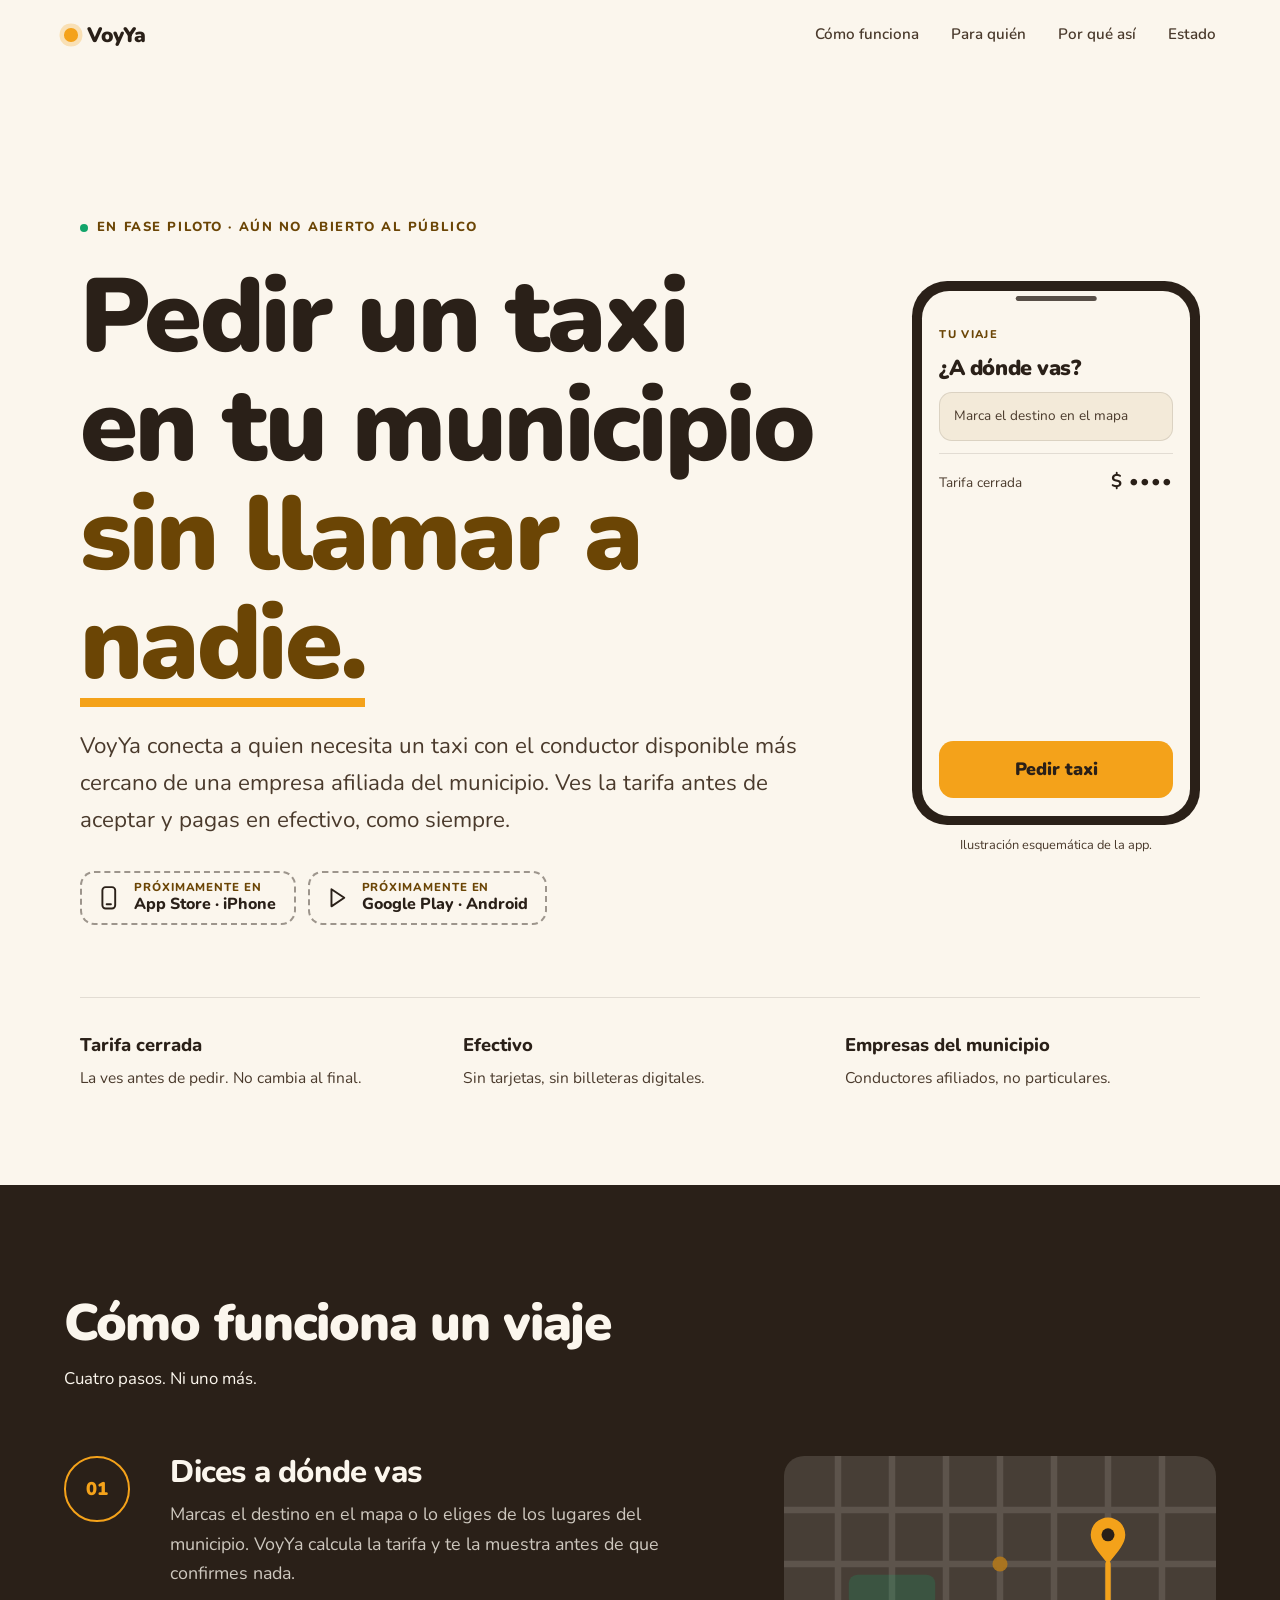
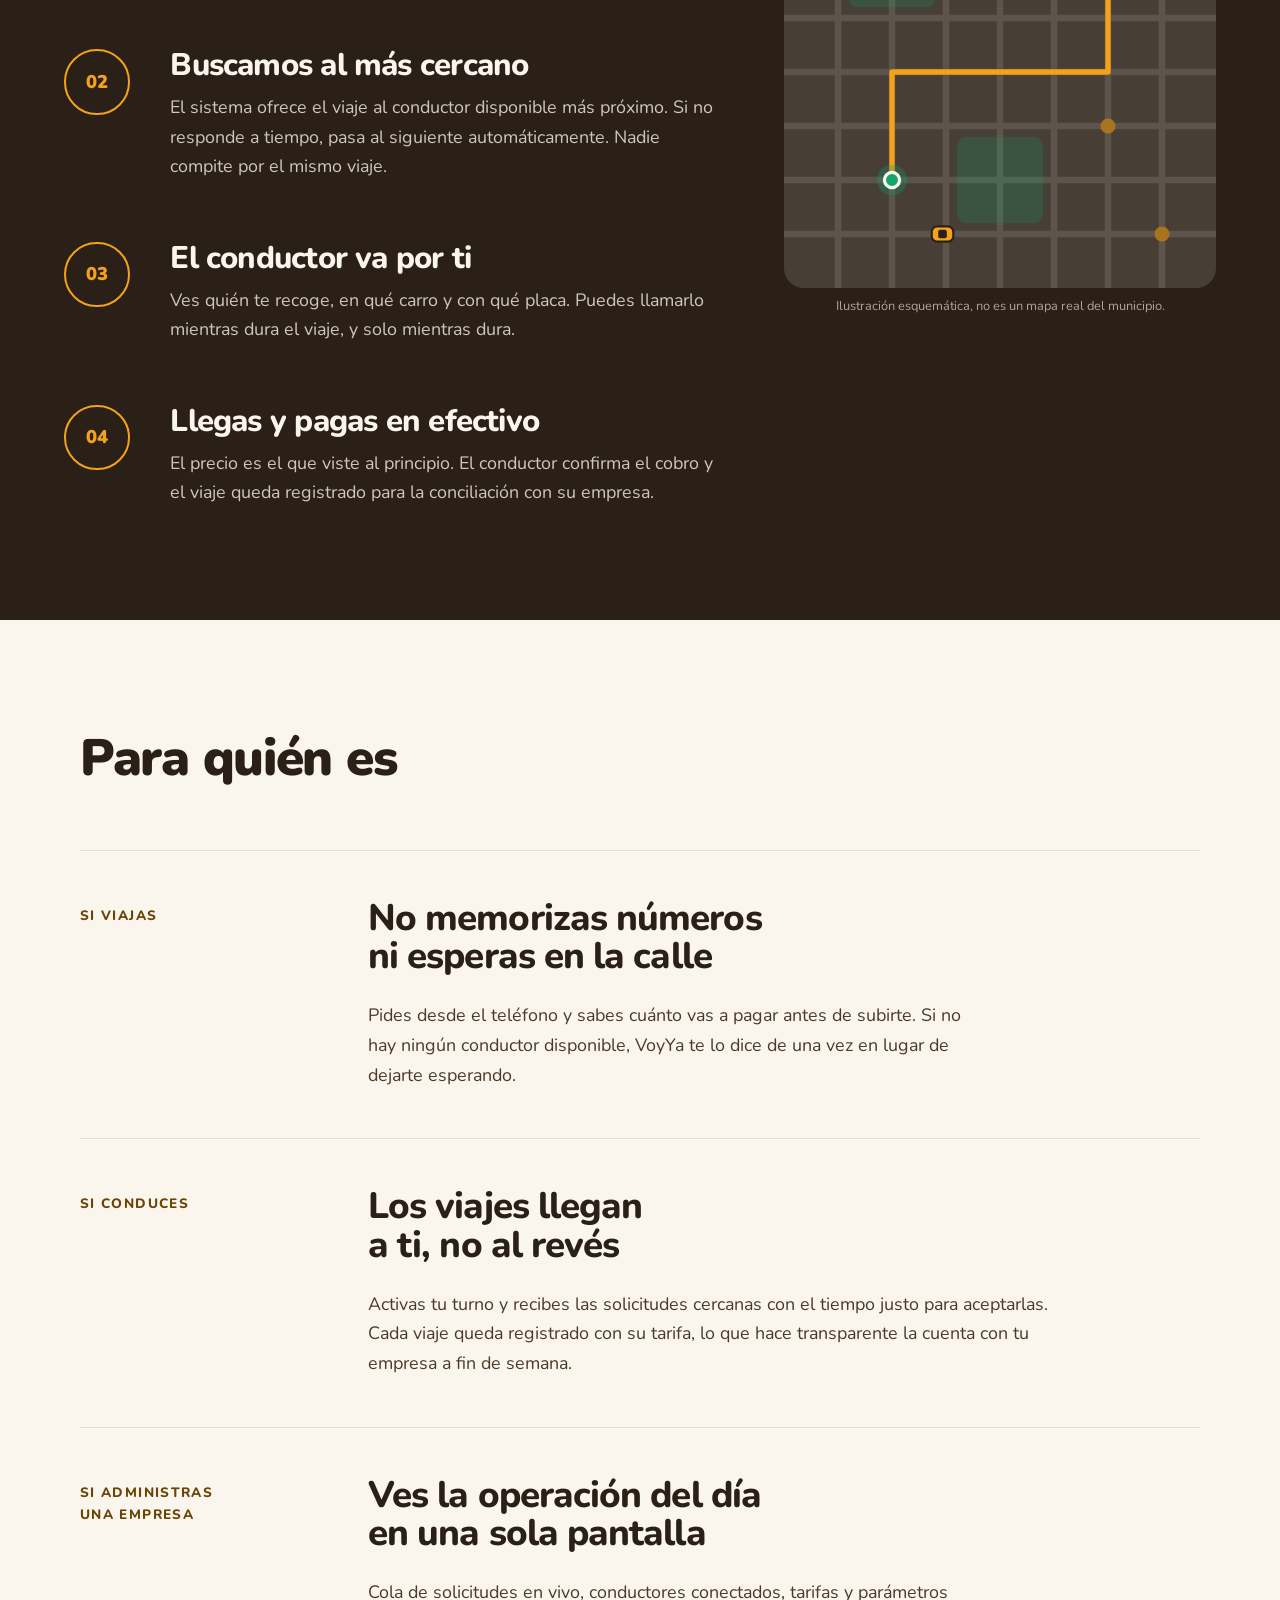
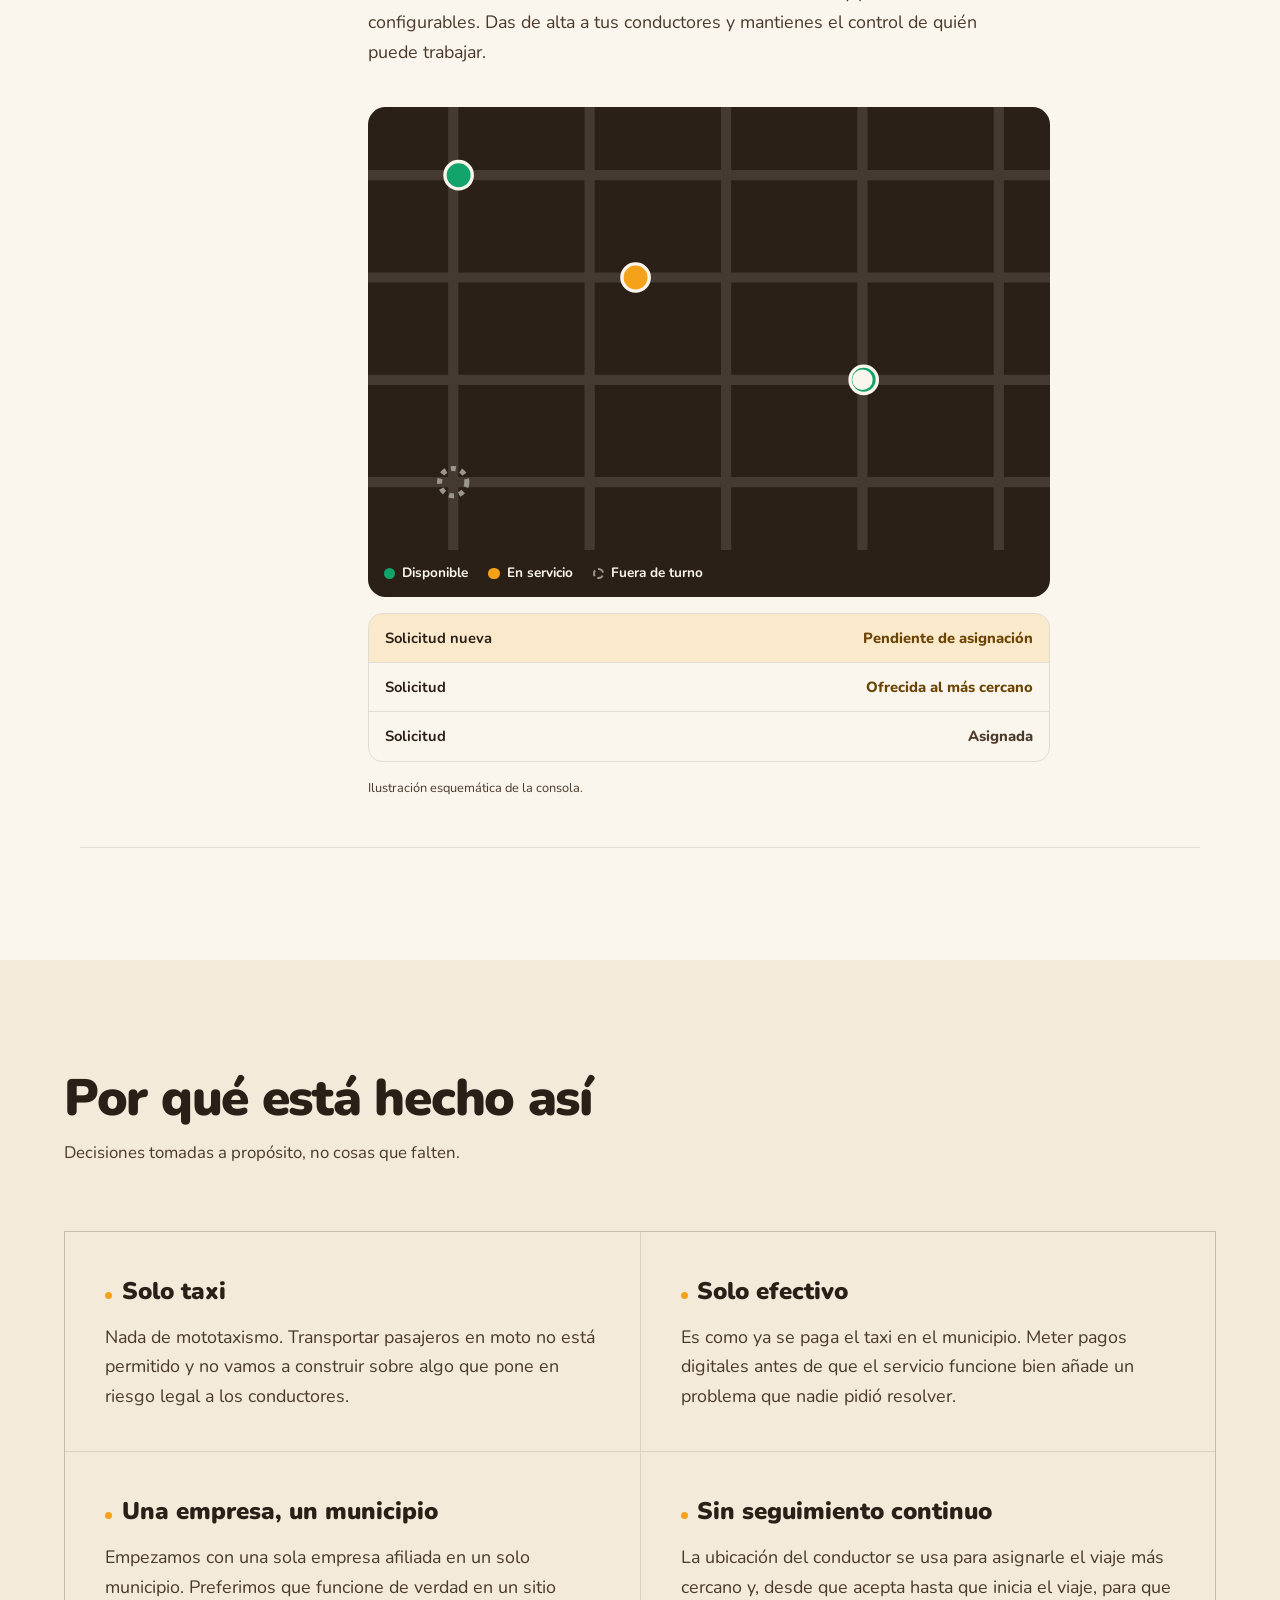
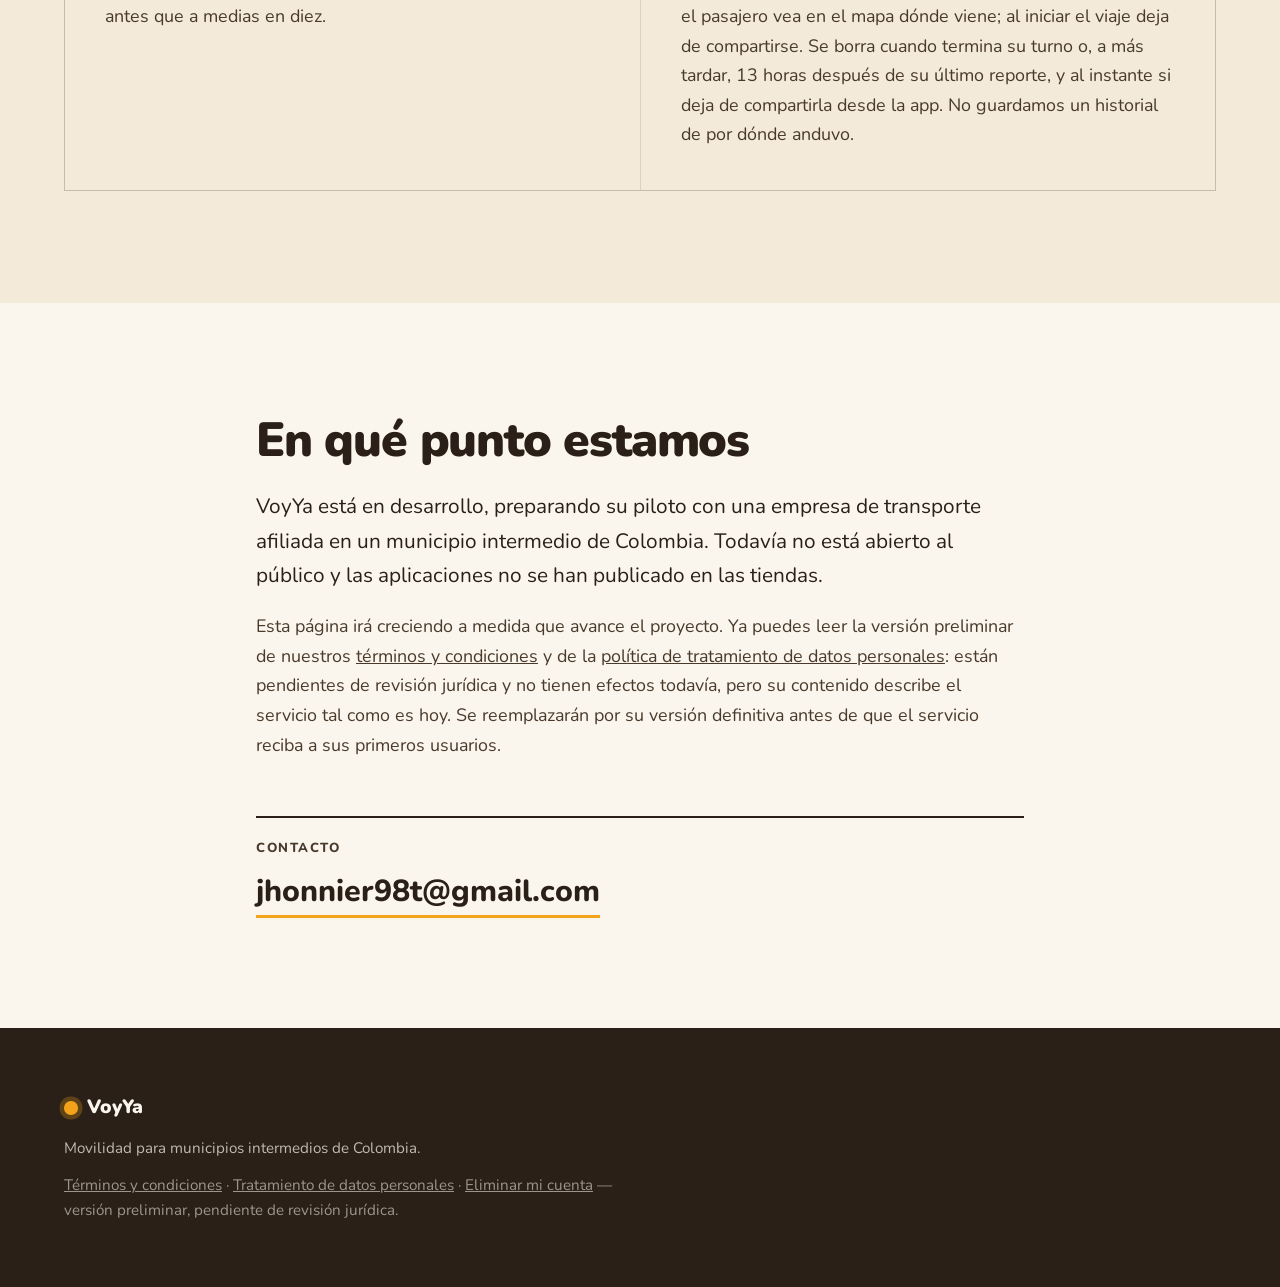
<file: index.html>
<!doctype html>
<html lang="es-CO">
  <head>
    <meta charset="utf-8" />
    <meta name="viewport" content="width=device-width, initial-scale=1" />
    <title>VoyYa — Taxi para municipios de Colombia</title>
    <meta
      name="description"
      content="VoyYa conecta pasajeros con taxis de empresas afiliadas en municipios intermedios de Colombia. Pides, te asignamos el conductor más cercano y pagas en efectivo. En fase piloto, todavía no abierto al público."
    />
    <meta name="theme-color" content="#FBF6ED" />
    <link rel="icon" href="favicon.svg" type="image/svg+xml" />
    <meta
      property="og:title"
      content="VoyYa — Taxi para municipios de Colombia"
    />
    <meta
      property="og:description"
      content="Pides, te asignamos el conductor más cercano y pagas en efectivo. En fase piloto, todavía no abierto al público."
    />
    <meta property="og:type" content="website" />
    <meta property="og:locale" content="es_CO" />
    <link rel="preconnect" href="https://fonts.googleapis.com" />
    <link rel="preconnect" href="https://fonts.gstatic.com" crossorigin />
    <link
      href="https://fonts.googleapis.com/css2?family=Nunito:ital,wght@0,400;0,600;0,800;0,900;1,400&display=swap"
      rel="stylesheet"
    />
    <link rel="stylesheet" href="styles.css" />
  </head>
  <body>
    <a class="skip" href="#contenido">Saltar al contenido</a>

    <header class="topbar">
      <a class="brand" href="#inicio" aria-label="VoyYa, inicio">
        <span class="brand-mark" aria-hidden="true"></span>
        <span class="brand-word">VoyYa</span>
      </a>
      <nav aria-label="Principal">
        <a href="#como-funciona">Cómo funciona</a>
        <a href="#para-quien">Para quién</a>
        <a href="#decisiones">Por qué así</a>
        <a href="#estado">Estado</a>
      </nav>
    </header>

    <main id="contenido">
      <section class="hero" id="inicio">
        <div class="hero-copy">
        <p class="eyebrow reveal">En fase piloto · aún no abierto al público</p>
        <h1 class="reveal">
          Pedir un taxi en tu municipio<br />
          <em>sin llamar a nadie.</em>
        </h1>
        <p class="lede reveal">
          VoyYa conecta a quien necesita un taxi con el conductor disponible más
          cercano de una empresa afiliada del municipio. Ves la tarifa antes de
          aceptar y pagas en efectivo, como siempre.
        </p>
        <ul class="stores reveal" aria-label="Disponibilidad de las aplicaciones">
          <li class="store">
            <svg viewBox="0 0 24 24" aria-hidden="true">
              <rect x="6" y="2" width="12" height="20" rx="3" />
              <path d="M10 18h4" />
            </svg>
            <span>
              <small>Próximamente en</small>
              <strong>App Store · iPhone</strong>
            </span>
          </li>
          <li class="store">
            <svg viewBox="0 0 24 24" aria-hidden="true">
              <path d="M7 4l12 8-12 8z" />
            </svg>
            <span>
              <small>Próximamente en</small>
              <strong>Google Play · Android</strong>
            </span>
          </li>
        </ul>
        </div>

        <figure
          class="phone reveal"
          data-screen="1"
          role="img"
          aria-label="Ilustración esquemática de la app del pasajero: pide el taxi viendo la tarifa, el sistema busca al conductor más cercano y luego muestra que va en camino."
        >
          <div class="phone-body">
            <div class="phone-notch"></div>
            <div class="phone-screen phone-screen-1">
              <p class="phone-kicker">Tu viaje</p>
              <p class="phone-title">¿A dónde vas?</p>
              <div class="phone-field">Marca el destino en el mapa</div>
              <div class="phone-fare">
                <span>Tarifa cerrada</span>
                <strong>$ ••••</strong>
              </div>
              <div class="phone-button">Pedir taxi</div>
            </div>
            <div class="phone-screen phone-screen-2">
              <p class="phone-kicker">Un momento</p>
              <p class="phone-title">Buscando al conductor más cercano</p>
              <div class="phone-radar"><span></span><span></span><i></i></div>
              <p class="phone-hint">Si no responde, pasamos al siguiente.</p>
            </div>
            <div class="phone-screen phone-screen-3">
              <p class="phone-kicker">Asignado</p>
              <p class="phone-title">Tu conductor va en camino</p>
              <div class="phone-driver">
                <span class="phone-avatar"></span>
                <span>
                  <strong>Nombre del conductor</strong>
                  <small>Placa y modelo del carro</small>
                </span>
              </div>
              <div class="phone-fare">
                <span>Pagas en efectivo</span>
                <strong>$ ••••</strong>
              </div>
            </div>
          </div>
          <figcaption>Ilustración esquemática de la app.</figcaption>
        </figure>

        <div class="hero-meta reveal">
          <div>
            <span class="hero-meta-value">Tarifa cerrada</span>
            <span class="hero-meta-label"
              >La ves antes de pedir. No cambia al final.</span
            >
          </div>
          <div>
            <span class="hero-meta-value">Efectivo</span>
            <span class="hero-meta-label"
              >Sin tarjetas, sin billeteras digitales.</span
            >
          </div>
          <div>
            <span class="hero-meta-value">Empresas del municipio</span>
            <span class="hero-meta-label"
              >Conductores afiliados, no particulares.</span
            >
          </div>
        </div>
      </section>

      <section class="route" id="como-funciona" aria-labelledby="t-como">
        <div class="section-head">
          <h2 id="t-como">Cómo funciona un viaje</h2>
          <p>Cuatro pasos. Ni uno más.</p>
        </div>

        <div class="route-layout">
        <figure class="route-map" data-step="1">
          <svg
            viewBox="0 0 400 400"
            role="img"
            aria-label="Ilustración esquemática: un pasajero marca su destino, el sistema busca el taxi más cercano, el conductor va por él y lo lleva al destino."
          >
            <path
              class="map-streets"
              d="M50 0V400M100 0V400M150 0V400M200 0V400M250 0V400M300 0V400M350 0V400M0 50H400M0 100H400M0 150H400M0 200H400M0 250H400M0 300H400M0 350H400"
            />
            <rect class="map-park" x="160" y="260" width="80" height="80" rx="10" />
            <rect class="map-park" x="60" y="110" width="80" height="30" rx="8" />
            <path
              class="map-route"
              id="map-trip-route"
              d="M100 300V200H300V100"
              pathLength="1"
            />
            <path
              class="map-approach"
              id="map-approach-route"
              d="M150 350H100V300"
            />
            <circle class="map-radius" cx="100" cy="300" r="120" />
            <g class="map-decoy">
              <circle cx="300" cy="250" r="7" />
              <circle cx="200" cy="100" r="7" />
              <circle cx="350" cy="350" r="7" />
            </g>
            <g class="map-pickup">
              <circle cx="100" cy="300" r="14" class="map-pickup-halo" />
              <circle cx="100" cy="300" r="7" />
            </g>
            <g class="map-destination">
              <path
                d="M300 100c-10-12-16-19-16-27a16 16 0 0 1 32 0c0 8-6 15-16 27z"
              />
              <circle cx="300" cy="73" r="6" />
            </g>
            <g class="map-taxi" id="map-taxi">
              <circle class="map-taxi-ring" r="16" />
              <rect x="-10" y="-7" width="20" height="14" rx="5" />
              <rect class="map-taxi-glass" x="-4" y="-4" width="8" height="8" rx="2" />
            </g>
          </svg>
          <figcaption>
            Ilustración esquemática, no es un mapa real del municipio.
          </figcaption>
        </figure>

        <ol class="steps">
          <li class="step reveal">
            <span class="step-num" aria-hidden="true">01</span>
            <div class="step-body">
              <h3>Dices a dónde vas</h3>
              <p>
                Marcas el destino en el mapa o lo eliges de los lugares del
                municipio. VoyYa calcula la tarifa y te la muestra antes de que
                confirmes nada.
              </p>
            </div>
          </li>
          <li class="step reveal">
            <span class="step-num" aria-hidden="true">02</span>
            <div class="step-body">
              <h3>Buscamos al más cercano</h3>
              <p>
                El sistema ofrece el viaje al conductor disponible más próximo.
                Si no responde a tiempo, pasa al siguiente automáticamente.
                Nadie compite por el mismo viaje.
              </p>
            </div>
          </li>
          <li class="step reveal">
            <span class="step-num" aria-hidden="true">03</span>
            <div class="step-body">
              <h3>El conductor va por ti</h3>
              <p>
                Ves quién te recoge, en qué carro y con qué placa. Puedes
                llamarlo mientras dura el viaje, y solo mientras dura.
              </p>
            </div>
          </li>
          <li class="step reveal">
            <span class="step-num" aria-hidden="true">04</span>
            <div class="step-body">
              <h3>Llegas y pagas en efectivo</h3>
              <p>
                El precio es el que viste al principio. El conductor confirma el
                cobro y el viaje queda registrado para la conciliación con su
                empresa.
              </p>
            </div>
          </li>
        </ol>
        </div>
      </section>

      <section class="audience" id="para-quien" aria-labelledby="t-quien">
        <div class="section-head">
          <h2 id="t-quien">Para quién es</h2>
        </div>

        <div class="band band-passenger reveal">
          <p class="band-tag">Si viajas</p>
          <h3>No memorizas números ni esperas en la calle</h3>
          <p>
            Pides desde el teléfono y sabes cuánto vas a pagar antes de subirte.
            Si no hay ningún conductor disponible, VoyYa te lo dice de una vez
            en lugar de dejarte esperando.
          </p>
        </div>

        <div class="band band-driver reveal">
          <p class="band-tag">Si conduces</p>
          <h3>Los viajes llegan a ti, no al revés</h3>
          <p>
            Activas tu turno y recibes las solicitudes cercanas con el tiempo
            justo para aceptarlas. Cada viaje queda registrado con su tarifa, lo
            que hace transparente la cuenta con tu empresa a fin de semana.
          </p>
        </div>

        <div class="band band-company reveal">
          <p class="band-tag">Si administras una empresa</p>
          <h3>Ves la operación del día en una sola pantalla</h3>
          <p>
            Cola de solicitudes en vivo, conductores conectados, tarifas y
            parámetros configurables. Das de alta a tus conductores y mantienes
            el control de quién puede trabajar.
          </p>
          <figure class="ops">
            <div
              class="ops-map"
              role="img"
              aria-label="Ilustración esquemática de la consola: conductores disponibles, en servicio y fuera de turno sobre el mapa, y una cola de solicitudes."
            >
              <svg viewBox="0 0 400 260" aria-hidden="true">
                <path
                  class="ops-streets"
                  d="M50 0V260M130 0V260M210 0V260M290 0V260M370 0V260M0 40H400M0 100H400M0 160H400M0 220H400"
                />
                <path class="ops-lane" id="ops-lane-1" d="M50 40H290V100" />
                <path class="ops-lane" id="ops-lane-2" d="M130 220V100H370" />
                <path class="ops-lane" id="ops-lane-3" d="M370 40V160H210" />
                <circle class="ops-driver ops-driver-available" id="ops-driver-1" r="8" />
                <circle class="ops-driver ops-driver-on-trip" id="ops-driver-2" r="8" />
                <circle class="ops-driver ops-driver-available" id="ops-driver-3" r="8" />
                <circle class="ops-driver ops-driver-off" cx="50" cy="220" r="8" />
                <circle class="ops-request" cx="290" cy="160" r="6" />
              </svg>
              <ul class="ops-legend">
                <li class="ops-legend-available">Disponible</li>
                <li class="ops-legend-on-trip">En servicio</li>
                <li class="ops-legend-off">Fuera de turno</li>
              </ul>
            </div>
            <ol class="ops-queue" aria-hidden="true">
              <li data-state="open"><span>Solicitud nueva</span><em>Pendiente de asignación</em></li>
              <li data-state="offered"><span>Solicitud</span><em>Ofrecida al más cercano</em></li>
              <li data-state="done"><span>Solicitud</span><em>Asignada</em></li>
            </ol>
            <figcaption>Ilustración esquemática de la consola.</figcaption>
          </figure>
        </div>
      </section>

      <section class="decisions" id="decisiones" aria-labelledby="t-decisiones">
        <div class="section-head">
          <h2 id="t-decisiones">Por qué está hecho así</h2>
          <p>Decisiones tomadas a propósito, no cosas que falten.</p>
        </div>

        <dl class="reasons">
          <div class="reason reveal">
            <dt>Solo taxi</dt>
            <dd>
              Nada de mototaxismo. Transportar pasajeros en moto no está
              permitido y no vamos a construir sobre algo que pone en riesgo
              legal a los conductores.
            </dd>
          </div>
          <div class="reason reveal">
            <dt>Solo efectivo</dt>
            <dd>
              Es como ya se paga el taxi en el municipio. Meter pagos digitales
              antes de que el servicio funcione bien añade un problema que nadie
              pidió resolver.
            </dd>
          </div>
          <div class="reason reveal">
            <dt>Una empresa, un municipio</dt>
            <dd>
              Empezamos con una sola empresa afiliada en un solo municipio.
              Preferimos que funcione de verdad en un sitio antes que a
              medias en diez.
            </dd>
          </div>
          <div class="reason reveal">
            <dt>Sin seguimiento continuo</dt>
            <dd>
              La ubicación del conductor se usa para asignarle el viaje más
              cercano y, desde que acepta hasta que inicia el viaje, para que
              el pasajero vea en el mapa dónde viene; al iniciar el viaje
              deja de compartirse. Se borra cuando termina su turno o, a más
              tardar, 13 horas después de su último reporte, y al instante si
              deja de compartirla desde la app. No guardamos un historial de
              por dónde anduvo.
            </dd>
          </div>
        </dl>
      </section>

      <section class="status" id="estado" aria-labelledby="t-estado">
        <div class="status-inner">
          <h2 id="t-estado">En qué punto estamos</h2>
          <p class="status-lede">
            VoyYa está en desarrollo, preparando su piloto con una empresa de
            transporte afiliada en un municipio intermedio de Colombia.
            Todavía no está abierto al público y las aplicaciones no se han
            publicado en las tiendas.
          </p>
          <p class="status-note">
            Esta página irá creciendo a medida que avance el proyecto. Ya
            puedes leer la versión preliminar de nuestros
            <a href="terms.html">términos y condiciones</a> y de la
            <a href="privacy-policy.html"
              >política de tratamiento de datos personales</a
            >: están pendientes de revisión jurídica y no tienen efectos
            todavía, pero su contenido describe el servicio tal como es hoy.
            Se reemplazarán por su versión definitiva antes de que el
            servicio reciba a sus primeros usuarios.
          </p>
          <div class="contact">
            <p class="contact-label">Contacto</p>
            <p class="contact-value">
              <a href="mailto:jhonnier98t@gmail.com">jhonnier98t@gmail.com</a>
            </p>
          </div>
        </div>
      </section>
    </main>

    <footer class="footer">
      <div class="footer-brand">
        <span class="brand-mark" aria-hidden="true"></span>
        <span>VoyYa</span>
      </div>
      <p class="footer-note">
        Movilidad para municipios intermedios de Colombia.
      </p>
      <p class="footer-legal">
        <a href="terms.html">Términos y condiciones</a> ·
        <a href="privacy-policy.html">Tratamiento de datos personales</a> ·
        <a href="delete-account.html">Eliminar mi cuenta</a> —
        versión preliminar, pendiente de revisión jurídica.
      </p>
    </footer>

    <script src="main.js"></script>
  </body>
</html>
</file>
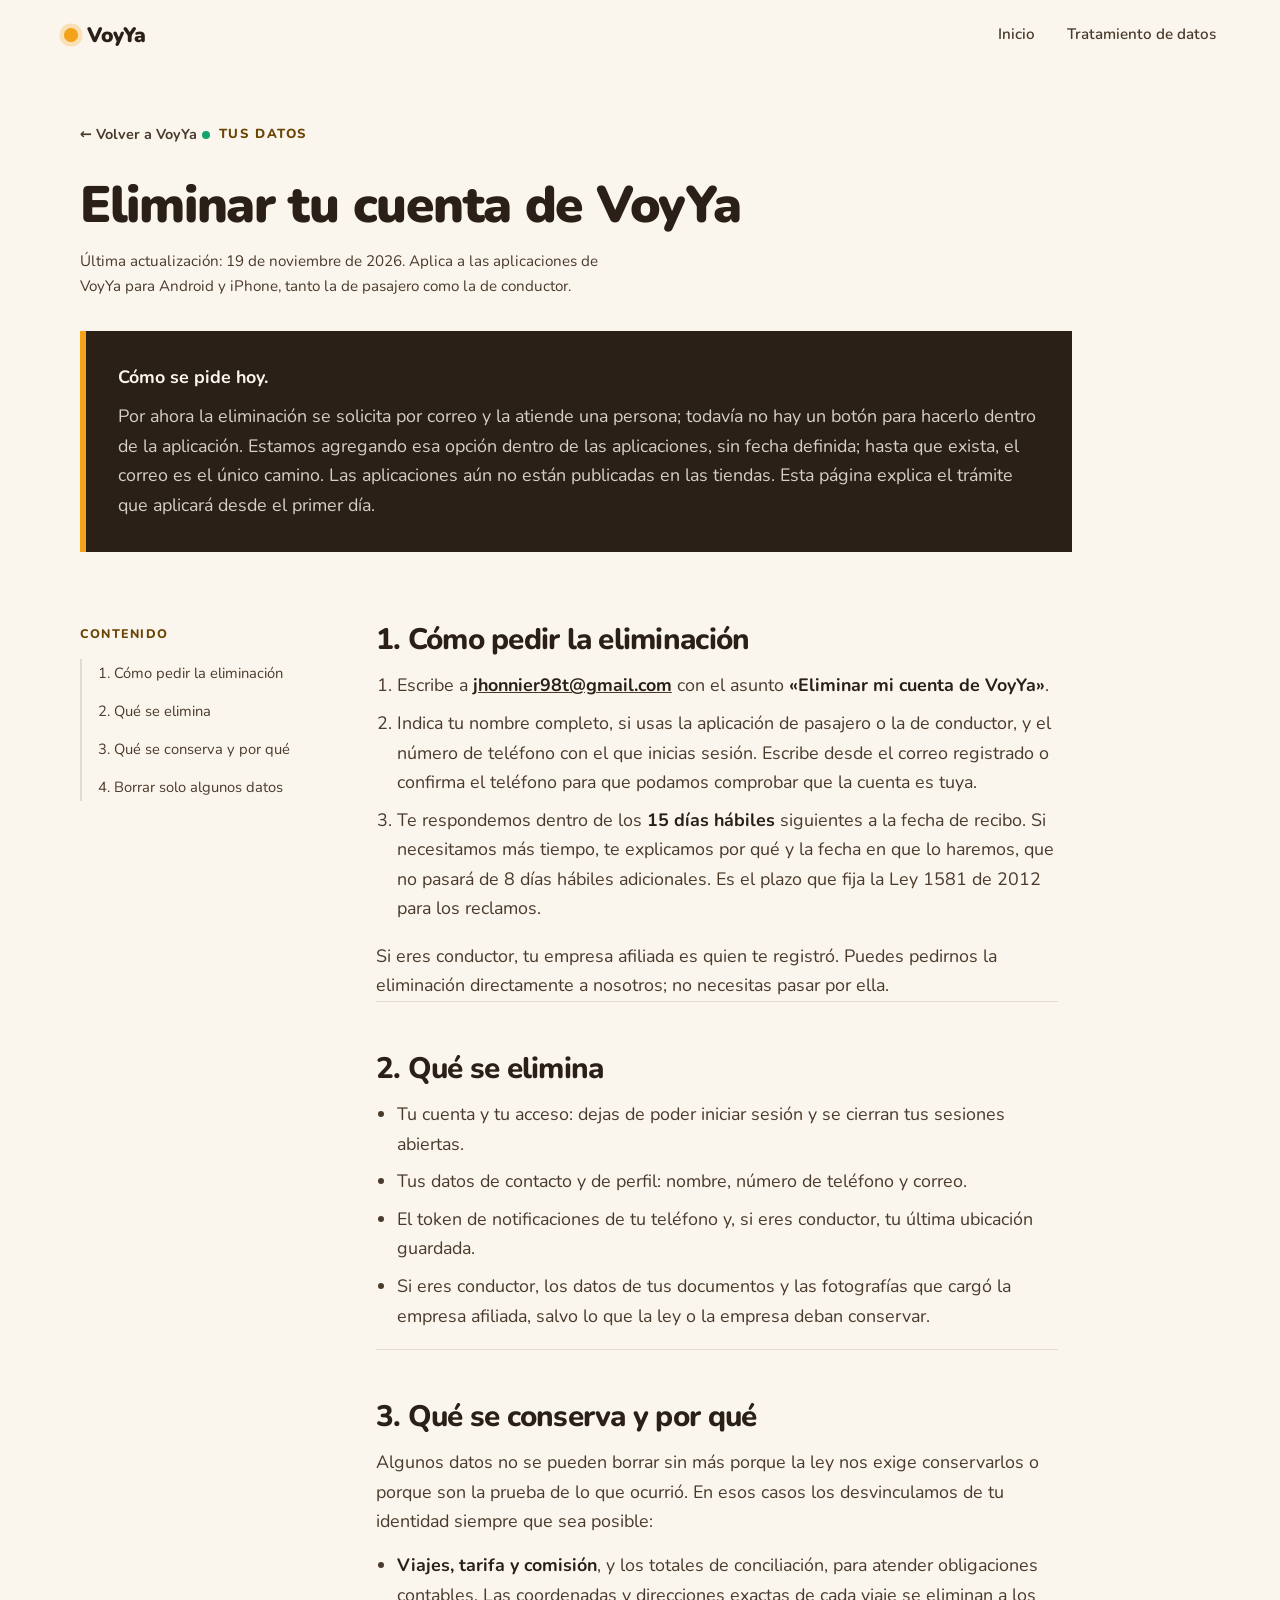
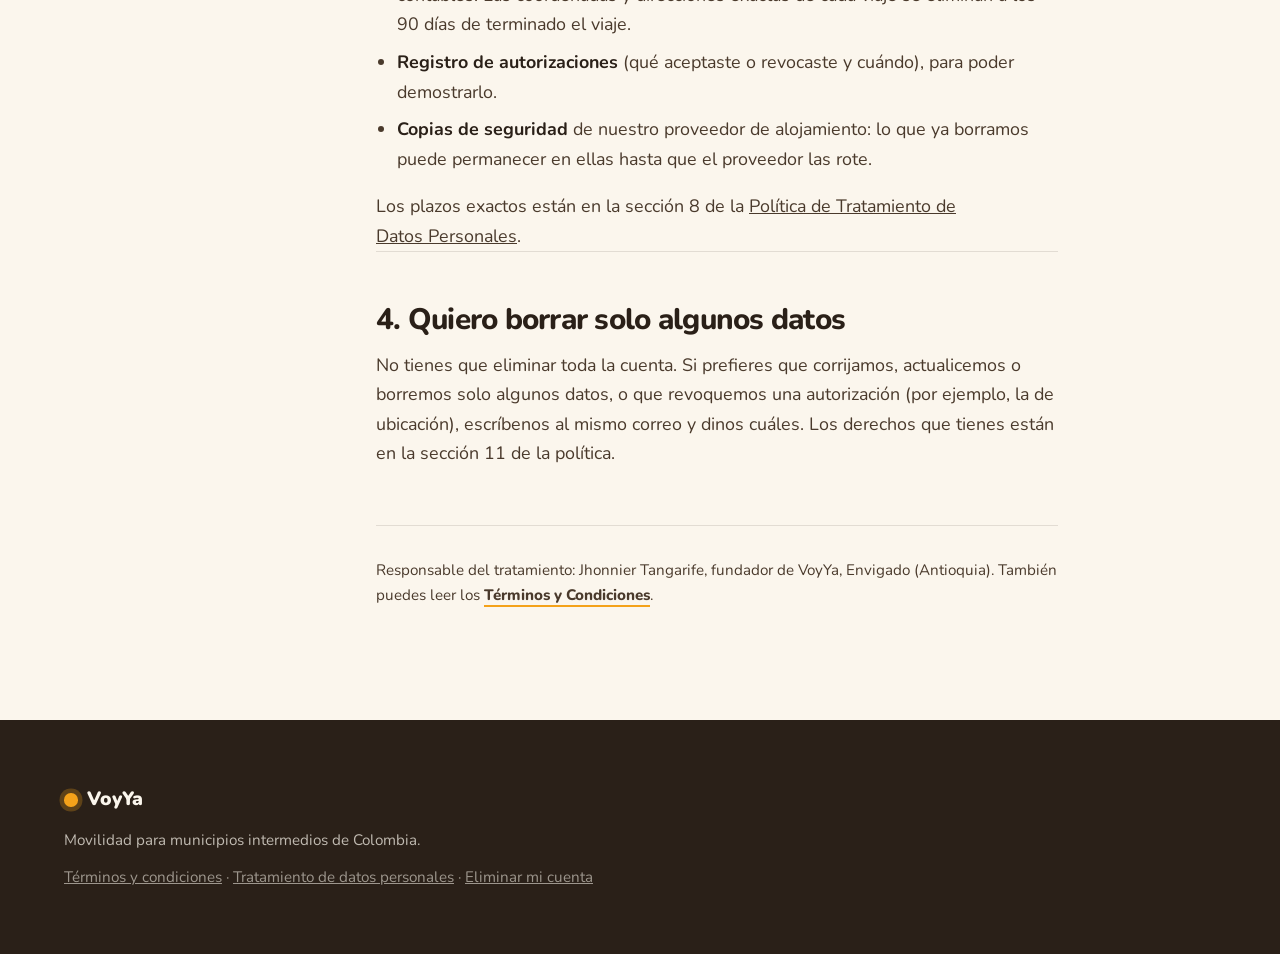
<file: delete-account.html>
<!doctype html>
<html lang="es-CO">
  <head>
    <meta charset="utf-8" />
    <meta name="viewport" content="width=device-width, initial-scale=1" />
    <title>Eliminar tu cuenta — VoyYa</title>
    <meta
      name="description"
      content="Cómo pedir la eliminación de tu cuenta de VoyYa y de tus datos personales: pasos, qué se borra, qué se conserva y en cuánto tiempo respondemos."
    />
    <meta name="theme-color" content="#FBF6ED" />
    <link rel="icon" href="favicon.svg" type="image/svg+xml" />
    <link rel="preconnect" href="https://fonts.googleapis.com" />
    <link rel="preconnect" href="https://fonts.gstatic.com" crossorigin />
    <link
      href="https://fonts.googleapis.com/css2?family=Nunito:ital,wght@0,400;0,600;0,800;0,900;1,400&display=swap"
      rel="stylesheet"
    />
    <link rel="stylesheet" href="styles.css" />
  </head>
  <body>
    <a class="skip" href="#contenido">Saltar al contenido</a>

    <header class="topbar">
      <a class="brand" href="index.html" aria-label="VoyYa, inicio">
        <span class="brand-mark" aria-hidden="true"></span>
        <span class="brand-word">VoyYa</span>
      </a>
      <nav aria-label="Principal">
        <a href="index.html">Inicio</a>
        <a href="privacy-policy.html">Tratamiento de datos</a>
      </nav>
    </header>

    <main id="contenido">
      <section class="legal-page">
        <a class="legal-back" href="index.html">← Volver a VoyYa</a>

        <p class="eyebrow">Tus datos</p>
        <h1 class="legal-title">Eliminar tu cuenta de VoyYa</h1>
        <p class="legal-meta">
          Última actualización: 19 de noviembre de 2026. Aplica a las
          aplicaciones de VoyYa para Android y iPhone, tanto la de pasajero
          como la de conductor.
        </p>

        <div class="legal-notice" role="note">
          <p><strong>Cómo se pide hoy.</strong></p>
          <p>
            Por ahora la eliminación se solicita por correo y la atiende una
            persona; todavía no hay un botón para hacerlo dentro de la
            aplicación. Estamos agregando esa opción dentro de las
            aplicaciones, sin fecha definida; hasta que exista, el correo es
            el único camino. Las aplicaciones aún no están publicadas en las
            tiendas. Esta página explica el trámite que aplicará desde el
            primer día.
          </p>
        </div>

        <div class="legal-layout">
          <nav class="legal-toc" aria-label="Contenido del documento">
            <p class="legal-toc-label">Contenido</p>
            <ol>
              <li><a href="#pasos">1. Cómo pedir la eliminación</a></li>
              <li><a href="#se-elimina">2. Qué se elimina</a></li>
              <li><a href="#se-conserva">3. Qué se conserva y por qué</a></li>
              <li><a href="#solo-datos">4. Borrar solo algunos datos</a></li>
            </ol>
          </nav>

          <div class="legal-body">
            <section class="legal-section" id="pasos">
              <h2>1. Cómo pedir la eliminación</h2>
              <ol>
                <li>
                  Escribe a
                  <a
                    href="mailto:jhonnier98t@gmail.com?subject=Eliminar%20mi%20cuenta%20de%20VoyYa"
                    ><strong>jhonnier98t@gmail.com</strong></a
                  >
                  con el asunto <strong>«Eliminar mi cuenta de VoyYa»</strong>.
                </li>
                <li>
                  Indica tu nombre completo, si usas la aplicación de pasajero
                  o la de conductor, y el número de teléfono con el que
                  inicias sesión. Escribe desde el correo registrado o
                  confirma el teléfono para que podamos comprobar que la
                  cuenta es tuya.
                </li>
                <li>
                  Te respondemos dentro de los
                  <strong>15 días hábiles</strong> siguientes a la fecha de
                  recibo. Si necesitamos más tiempo, te explicamos por qué y
                  la fecha en que lo haremos, que no pasará de 8 días hábiles
                  adicionales. Es el plazo que fija la Ley 1581 de 2012 para
                  los reclamos.
                </li>
              </ol>
              <p>
                Si eres conductor, tu empresa afiliada es quien te registró.
                Puedes pedirnos la eliminación directamente a nosotros; no
                necesitas pasar por ella.
              </p>
            </section>

            <section class="legal-section" id="se-elimina">
              <h2>2. Qué se elimina</h2>
              <ul>
                <li>
                  Tu cuenta y tu acceso: dejas de poder iniciar sesión y se
                  cierran tus sesiones abiertas.
                </li>
                <li>
                  Tus datos de contacto y de perfil: nombre, número de
                  teléfono y correo.
                </li>
                <li>
                  El token de notificaciones de tu teléfono y, si eres
                  conductor, tu última ubicación guardada.
                </li>
                <li>
                  Si eres conductor, los datos de tus documentos y las
                  fotografías que cargó la empresa afiliada, salvo lo que la
                  ley o la empresa deban conservar.
                </li>
              </ul>
            </section>

            <section class="legal-section" id="se-conserva">
              <h2>3. Qué se conserva y por qué</h2>
              <p>
                Algunos datos no se pueden borrar sin más porque la ley nos
                exige conservarlos o porque son la prueba de lo que ocurrió.
                En esos casos los desvinculamos de tu identidad siempre que
                sea posible:
              </p>
              <ul>
                <li>
                  <strong>Viajes, tarifa y comisión</strong>, y los totales de
                  conciliación, para atender obligaciones contables. Las
                  coordenadas y direcciones exactas de cada viaje se eliminan
                  a los 90 días de terminado el viaje.
                </li>
                <li>
                  <strong>Registro de autorizaciones</strong> (qué aceptaste o
                  revocaste y cuándo), para poder demostrarlo.
                </li>
                <li>
                  <strong>Copias de seguridad</strong> de nuestro proveedor de
                  alojamiento: lo que ya borramos puede permanecer en ellas
                  hasta que el proveedor las rote.
                </li>
              </ul>
              <p>
                Los plazos exactos están en la sección 8 de la
                <a href="privacy-policy.html#conservacion"
                  >Política de Tratamiento de Datos Personales</a
                >.
              </p>
            </section>

            <section class="legal-section" id="solo-datos">
              <h2>4. Quiero borrar solo algunos datos</h2>
              <p>
                No tienes que eliminar toda la cuenta. Si prefieres que
                corrijamos, actualicemos o borremos solo algunos datos, o que
                revoquemos una autorización (por ejemplo, la de ubicación),
                escríbenos al mismo correo y dinos cuáles. Los derechos que
                tienes están en la sección 11 de la política.
              </p>
            </section>

            <p class="legal-cross-link">
              Responsable del tratamiento: Jhonnier Tangarife, fundador de
              VoyYa, Envigado (Antioquia). También puedes leer los
              <a href="terms.html">Términos y Condiciones</a>.
            </p>
          </div>
        </div>
      </section>
    </main>

    <footer class="footer">
      <div class="footer-brand">
        <span class="brand-mark" aria-hidden="true"></span>
        <span>VoyYa</span>
      </div>
      <p class="footer-note">
        Movilidad para municipios intermedios de Colombia.
      </p>
      <p class="footer-legal">
        <a href="terms.html">Términos y condiciones</a> ·
        <a href="privacy-policy.html">Tratamiento de datos personales</a> ·
        <a href="delete-account.html">Eliminar mi cuenta</a>
      </p>
    </footer>

    <script src="main.js"></script>
  </body>
</html>
</file>
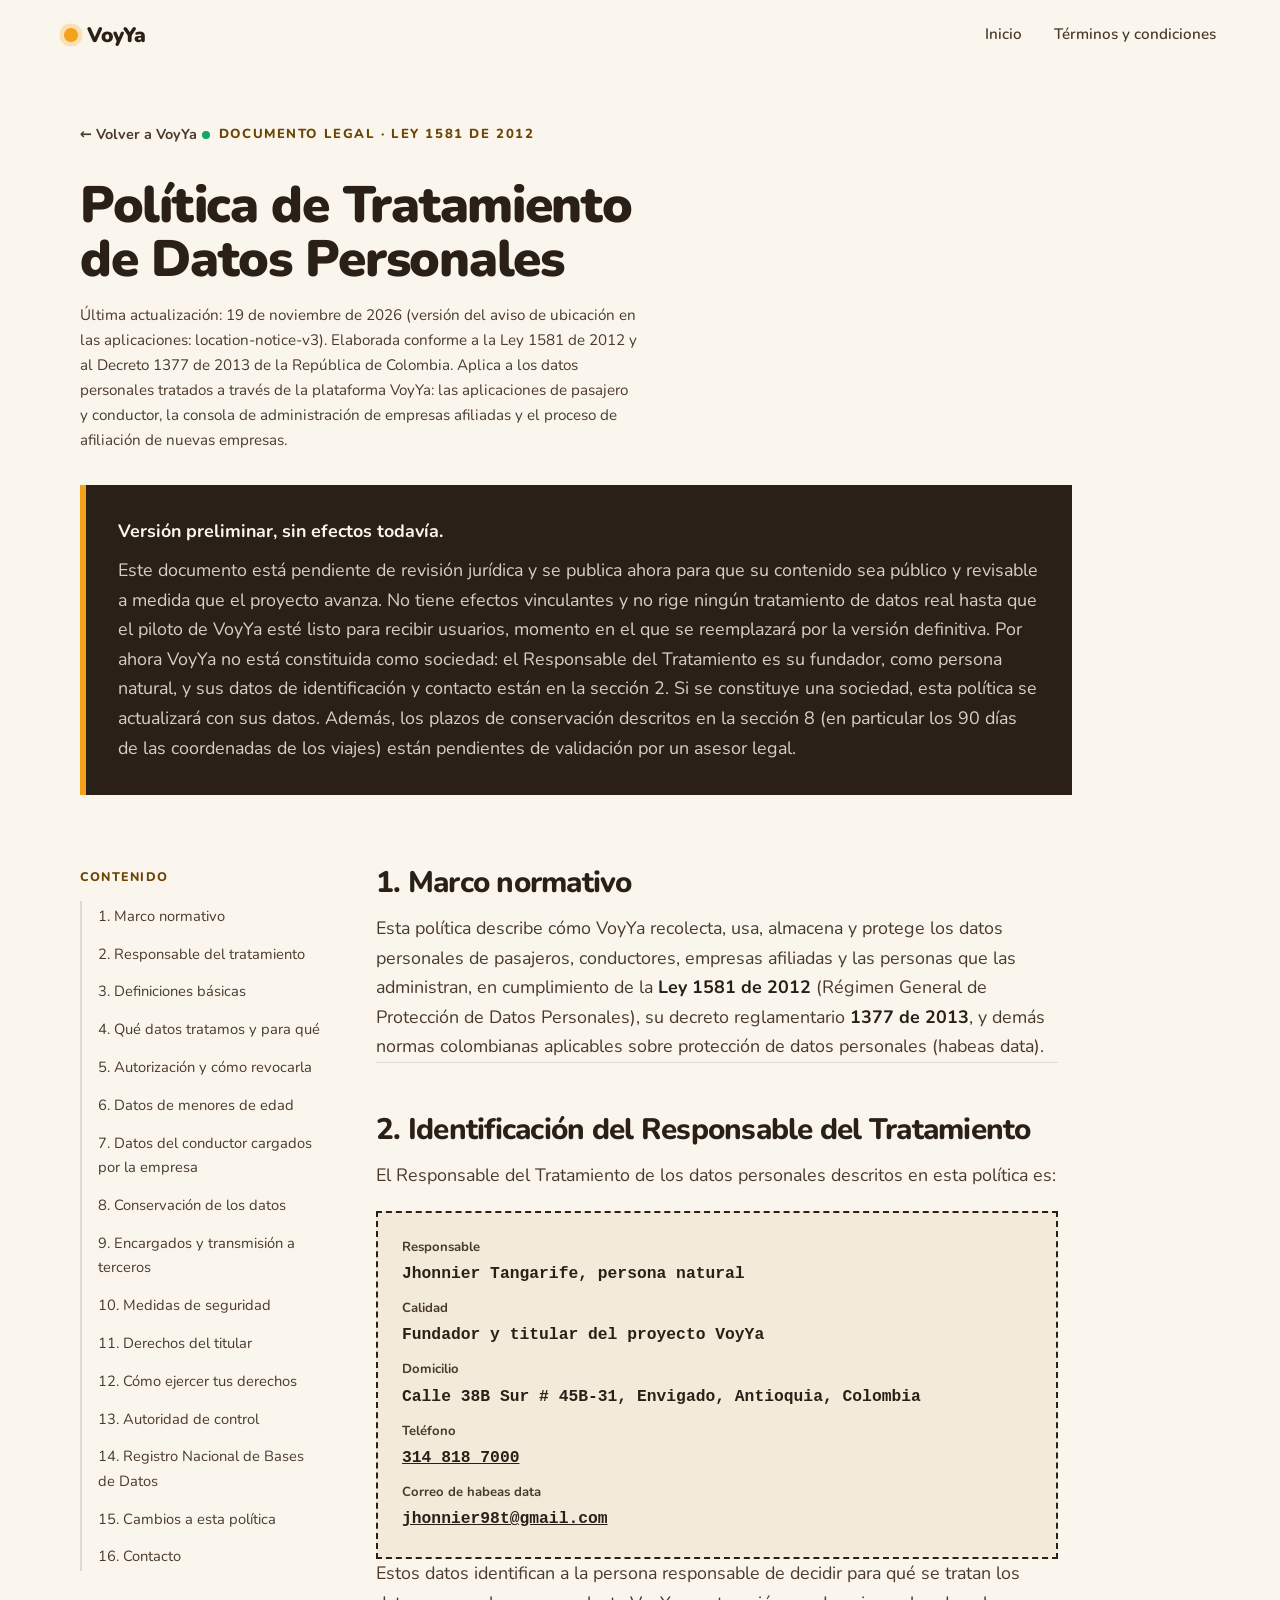
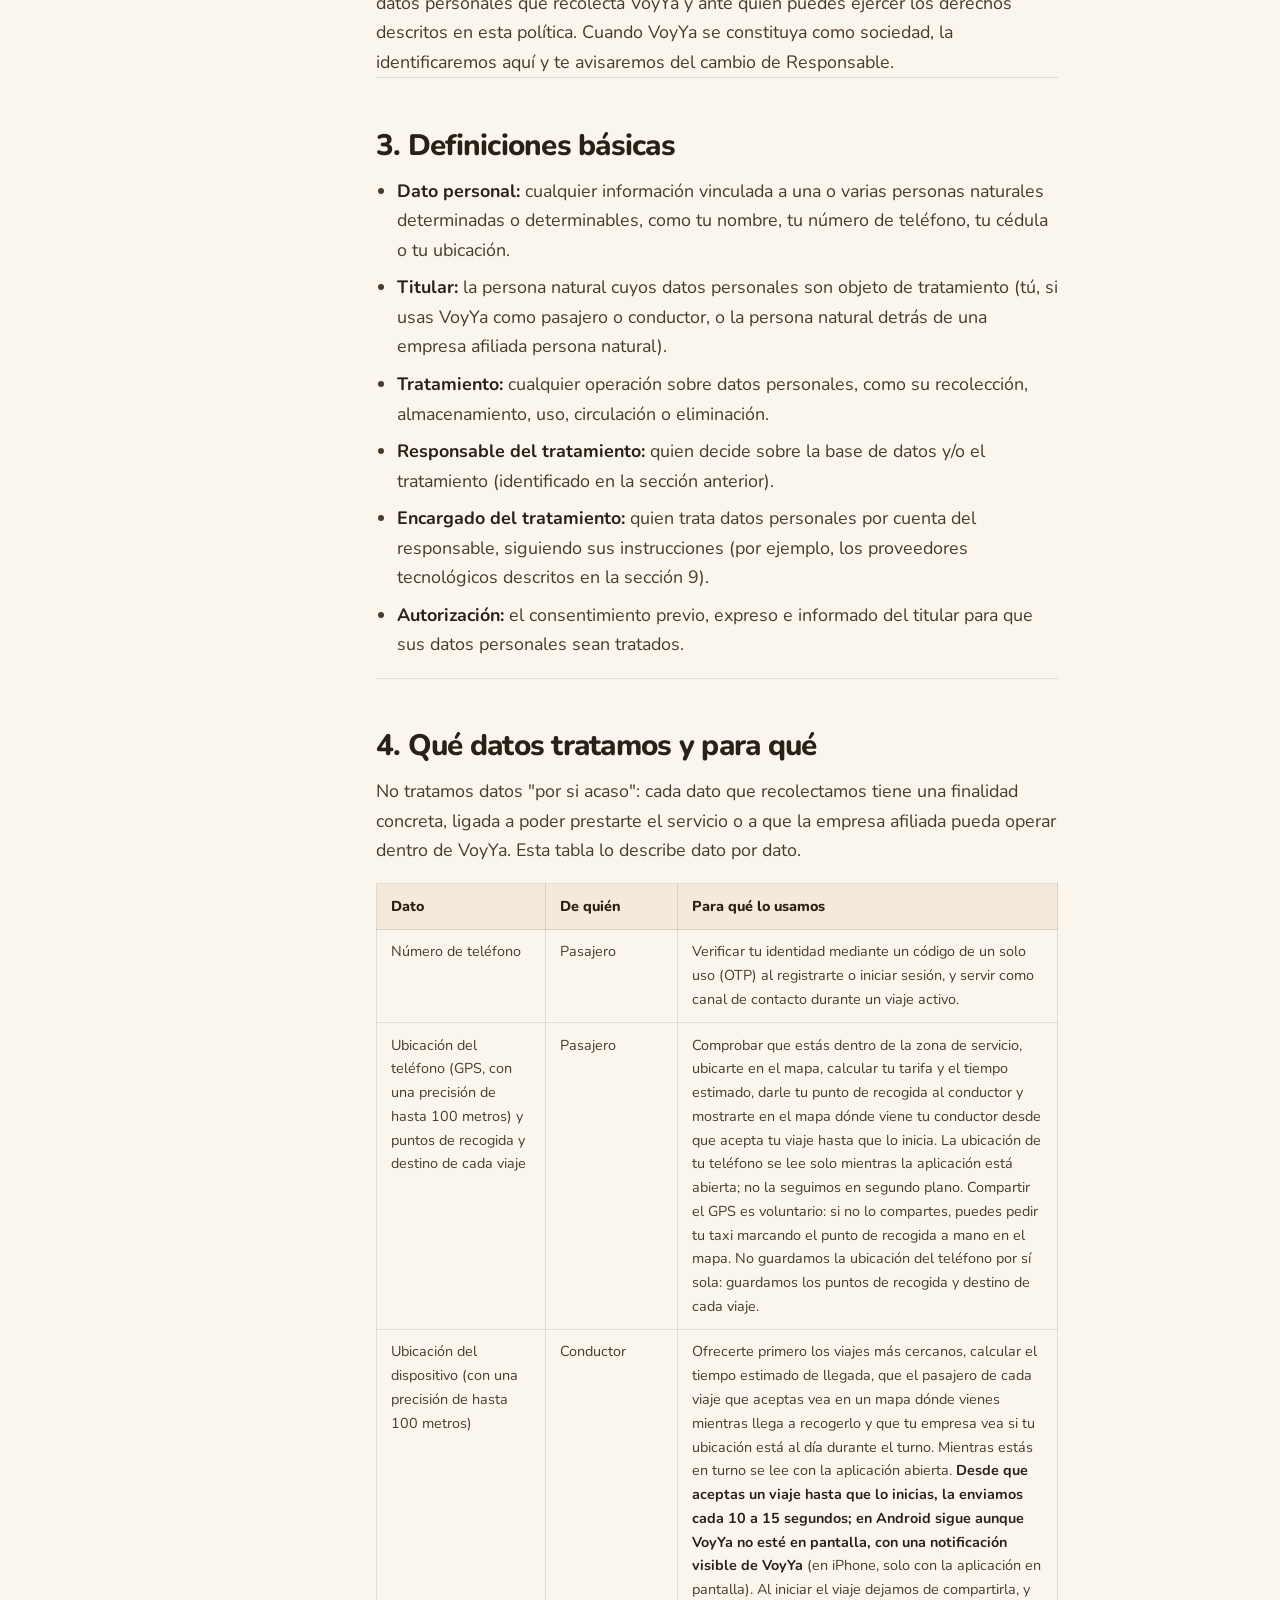
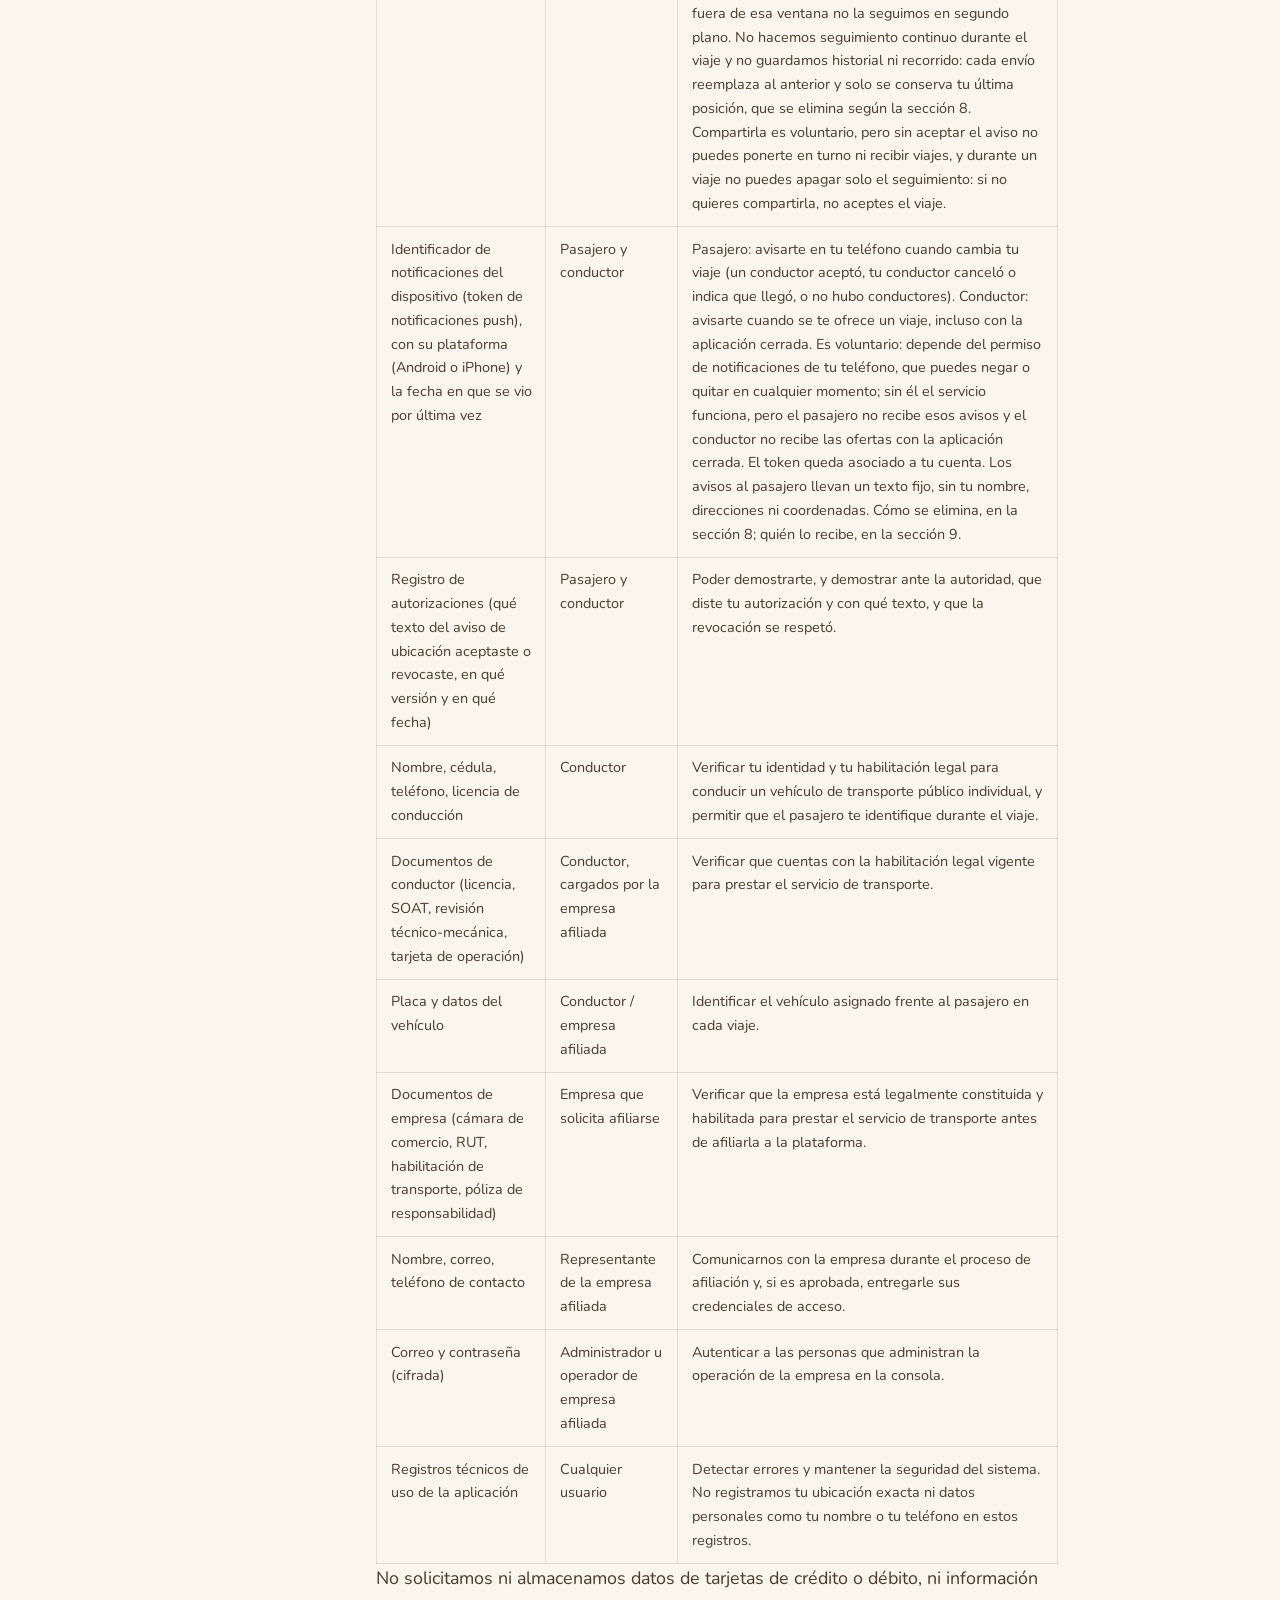
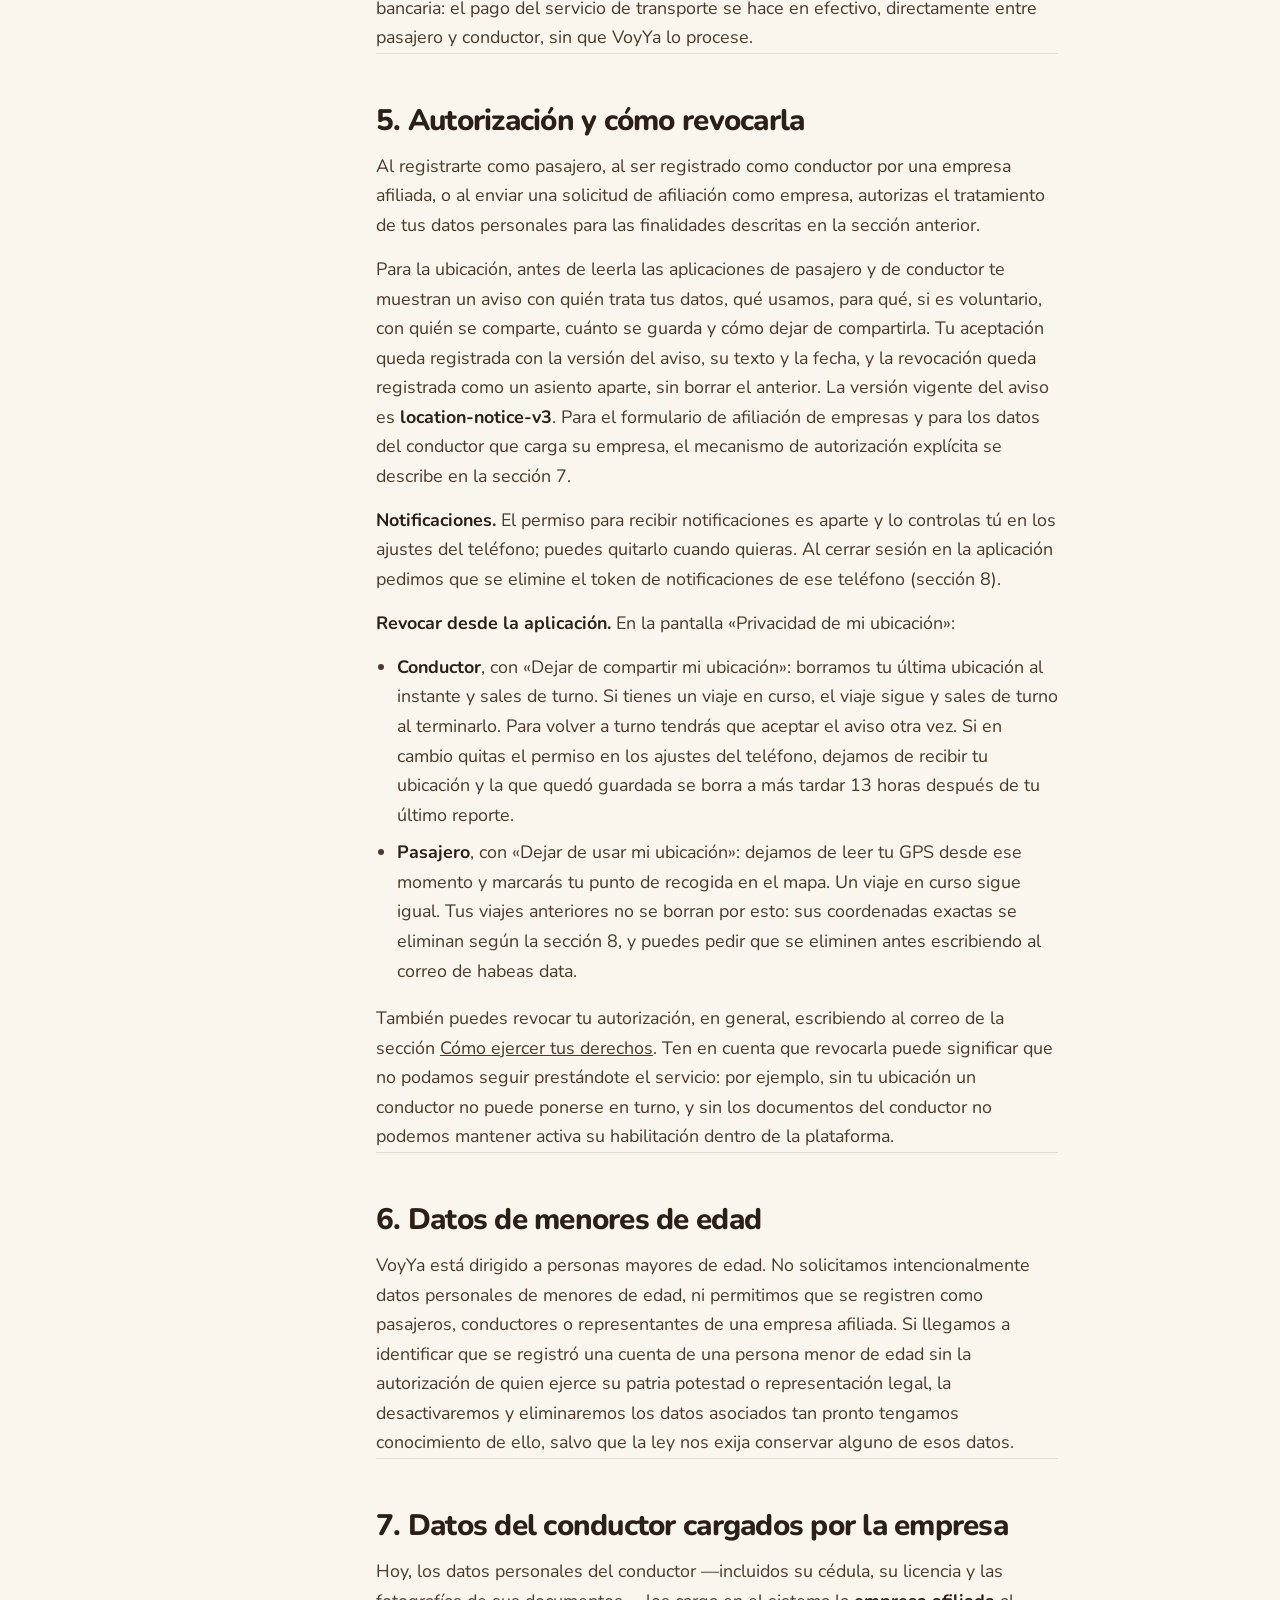
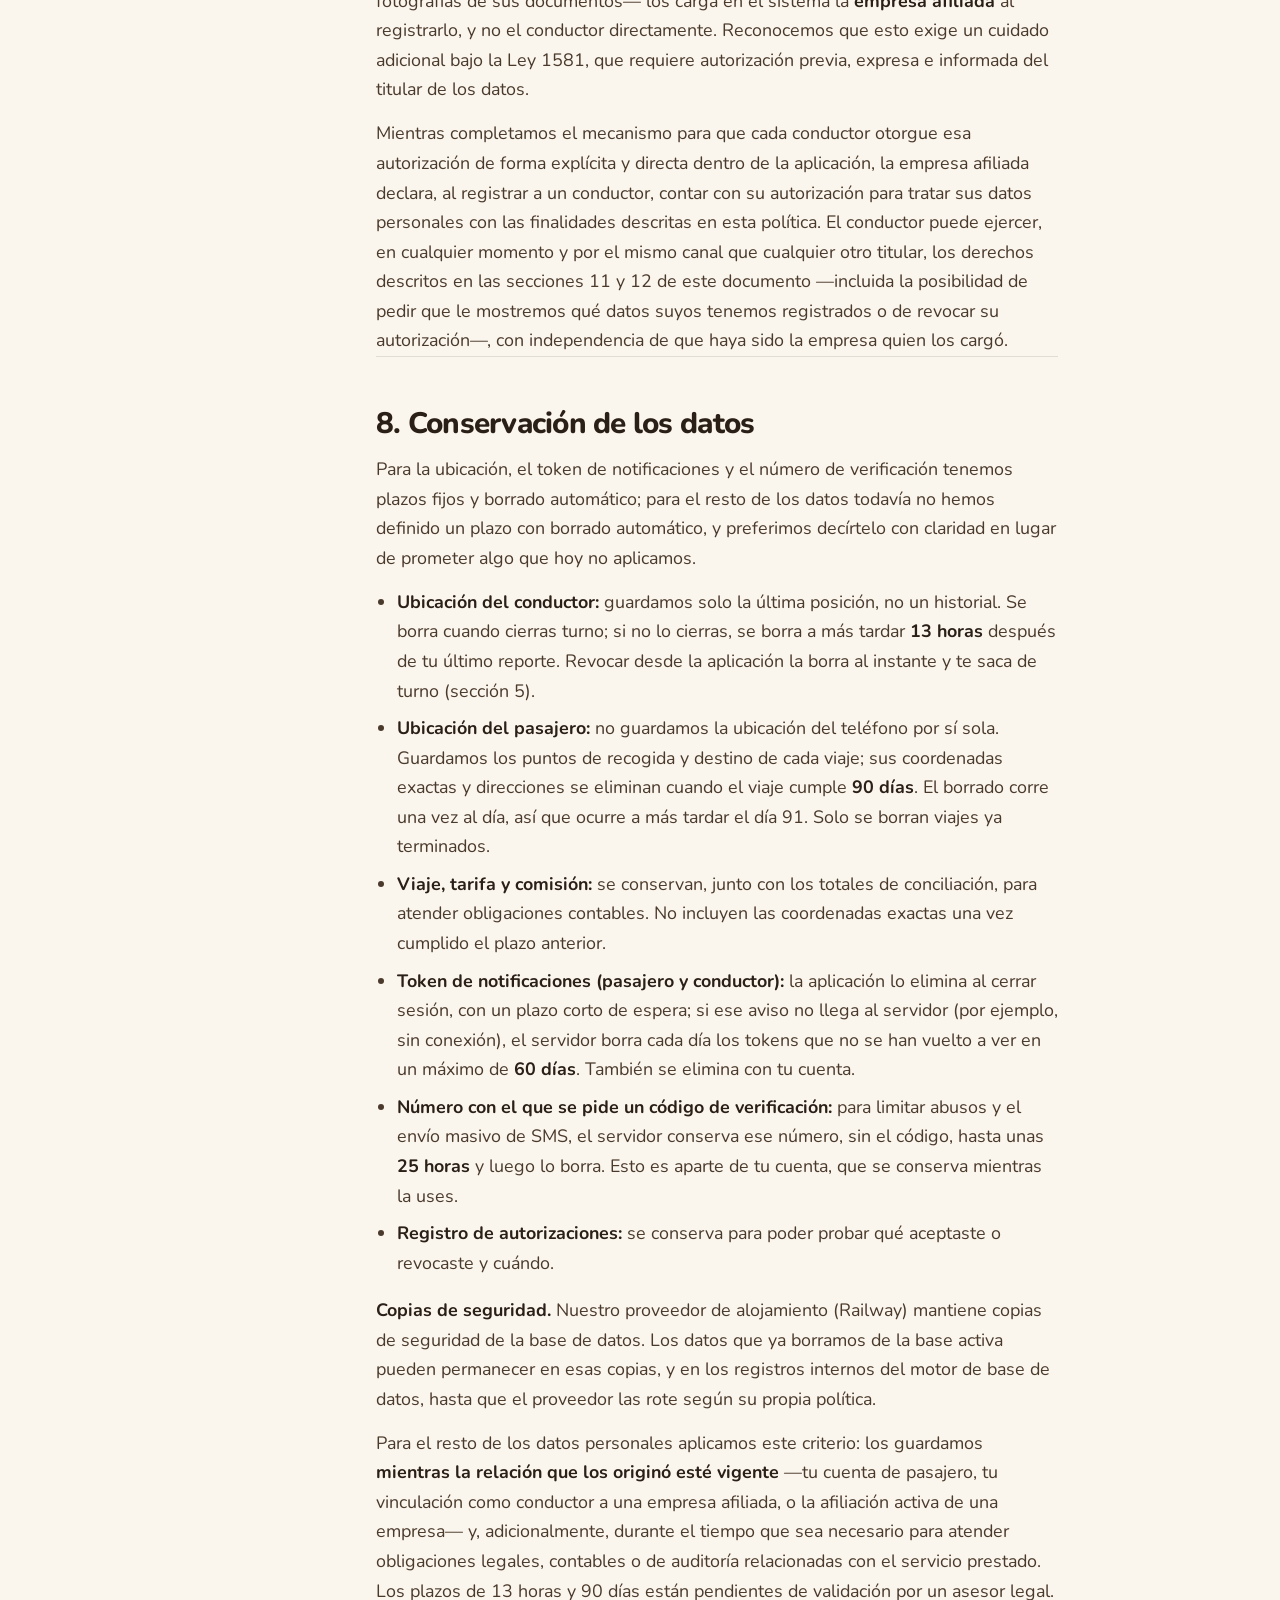
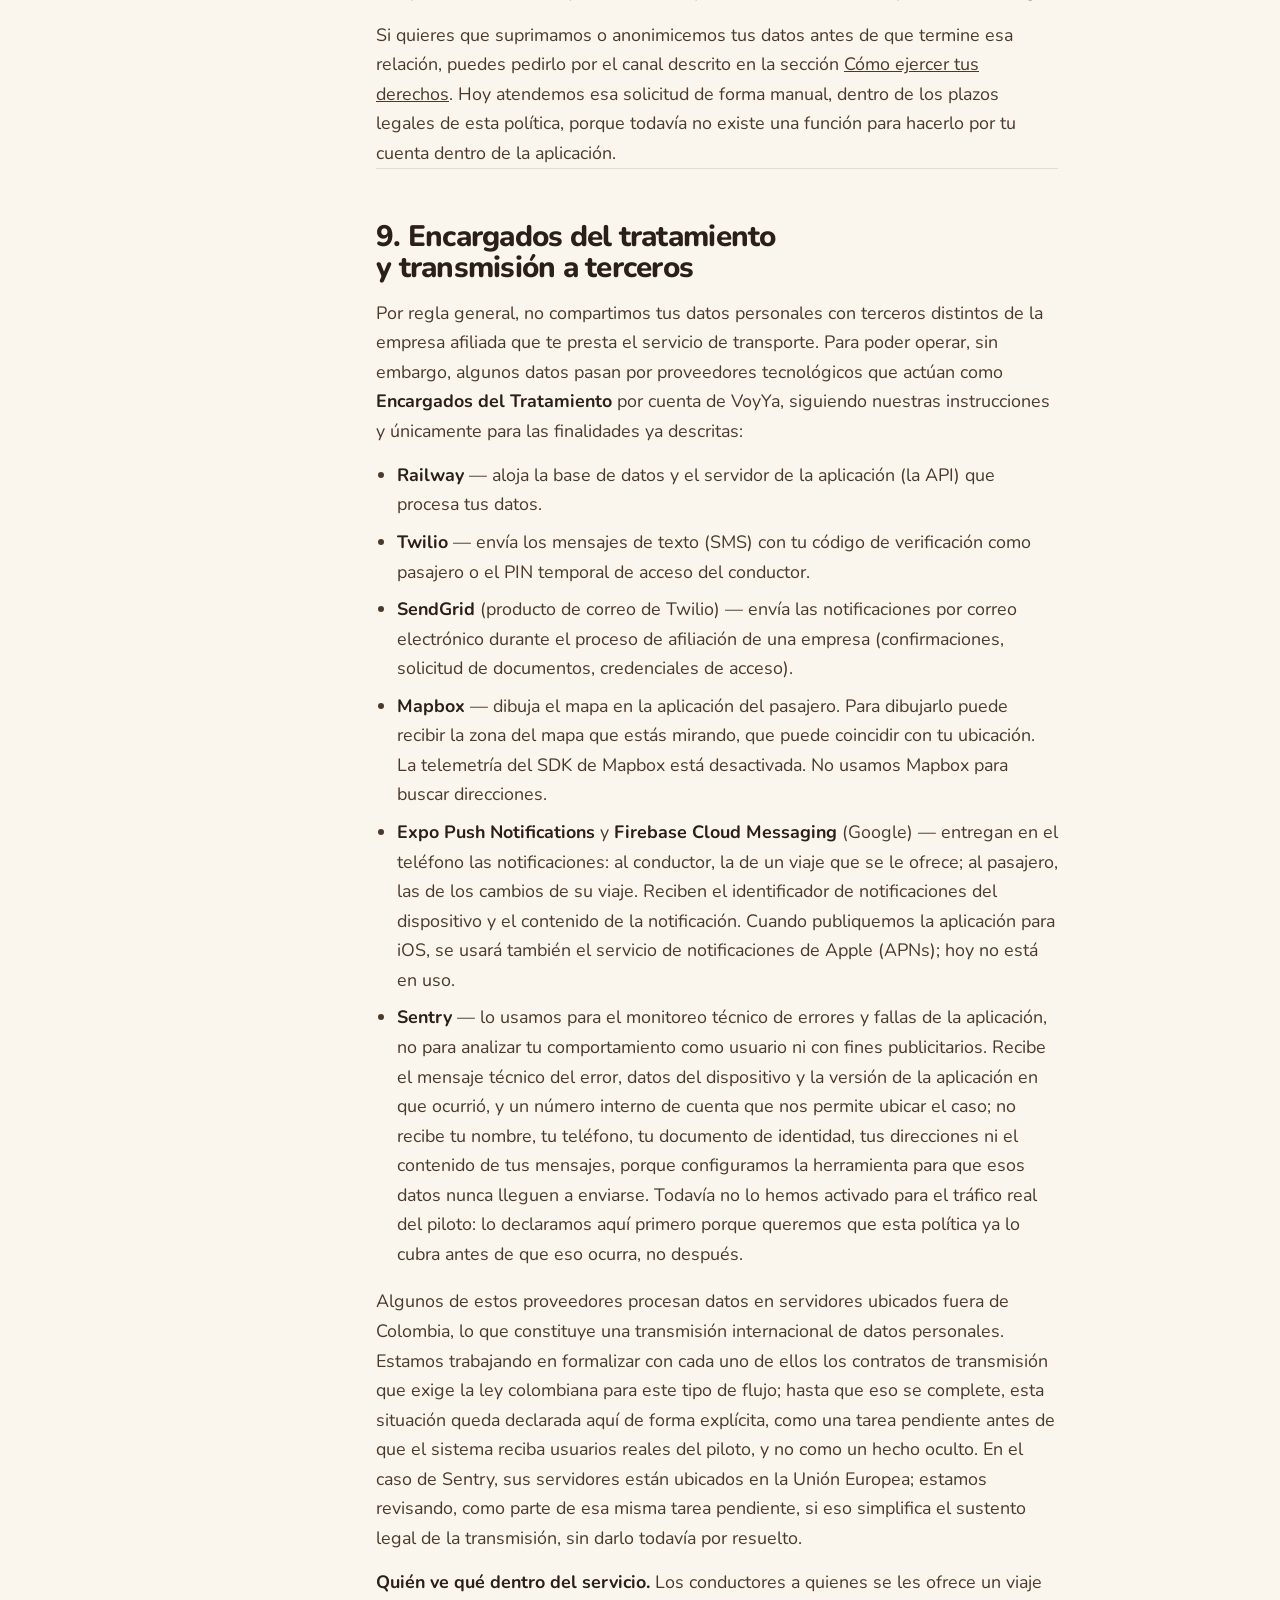
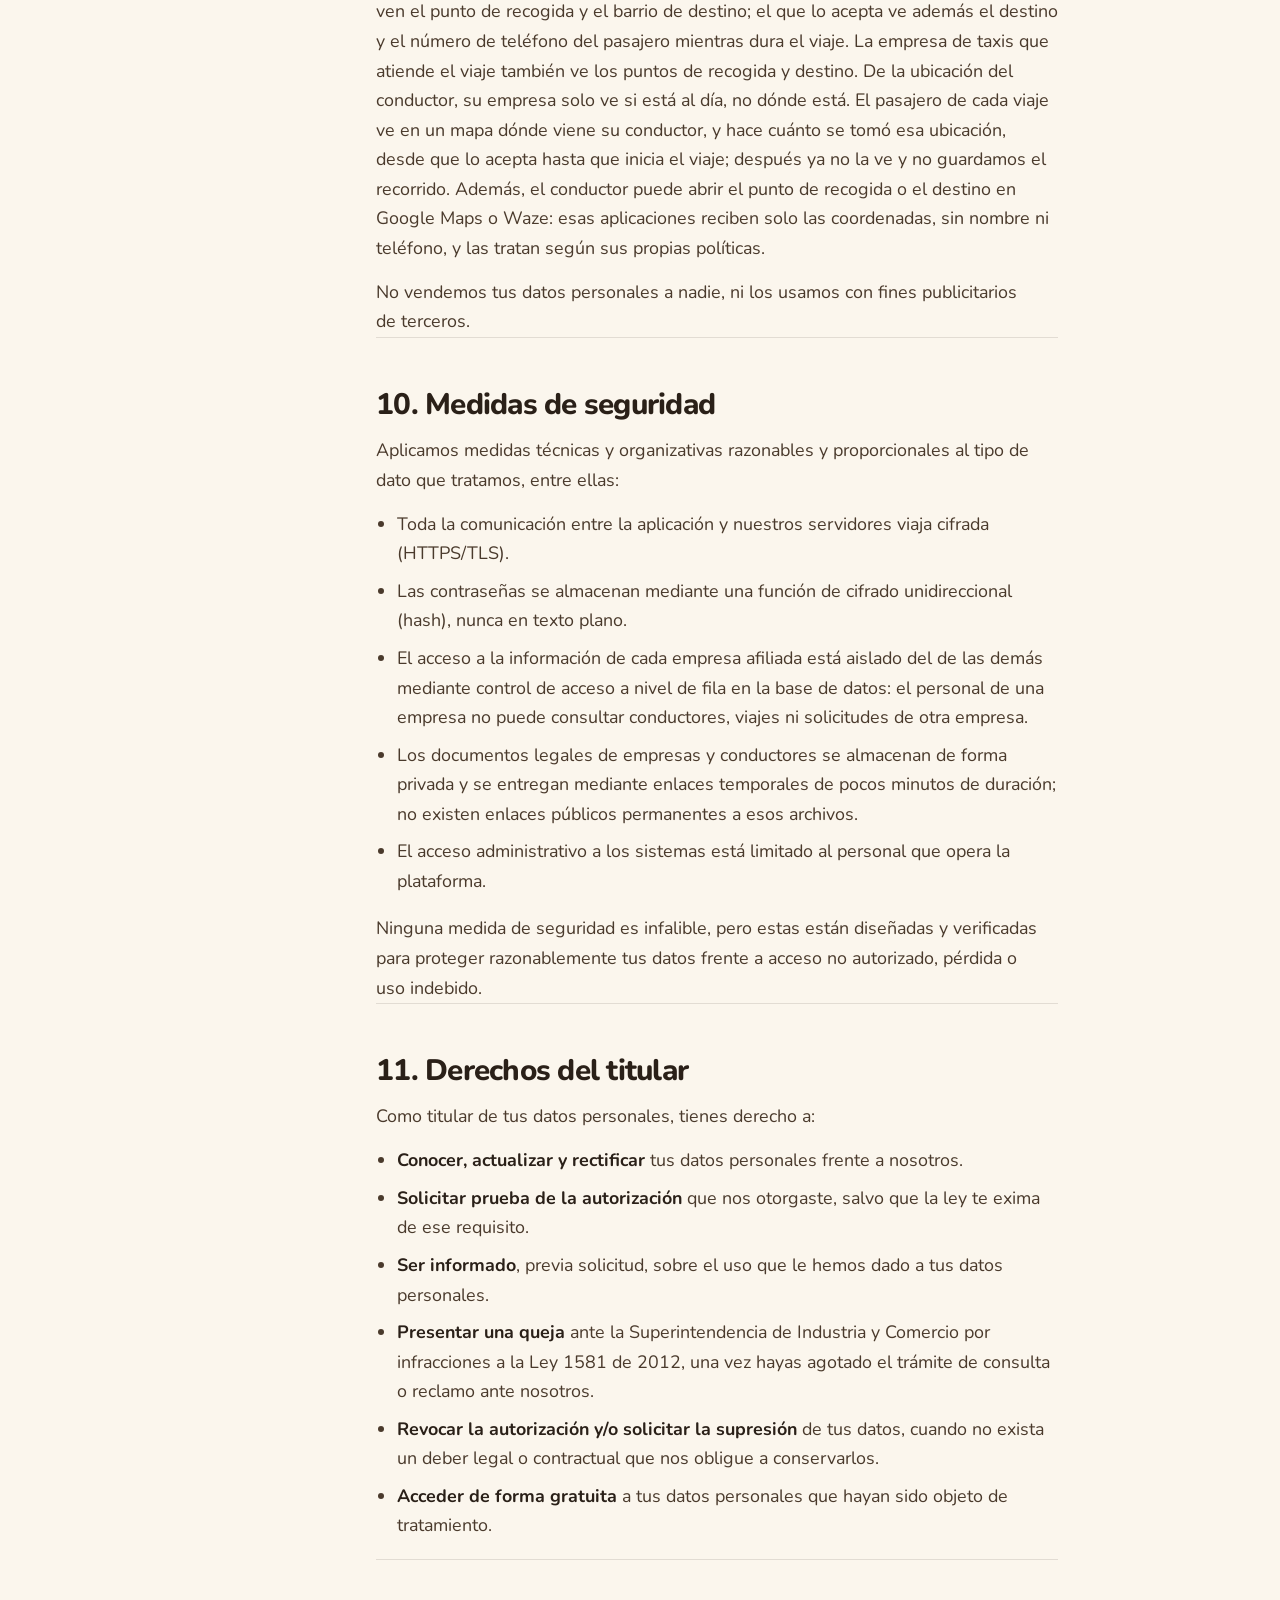
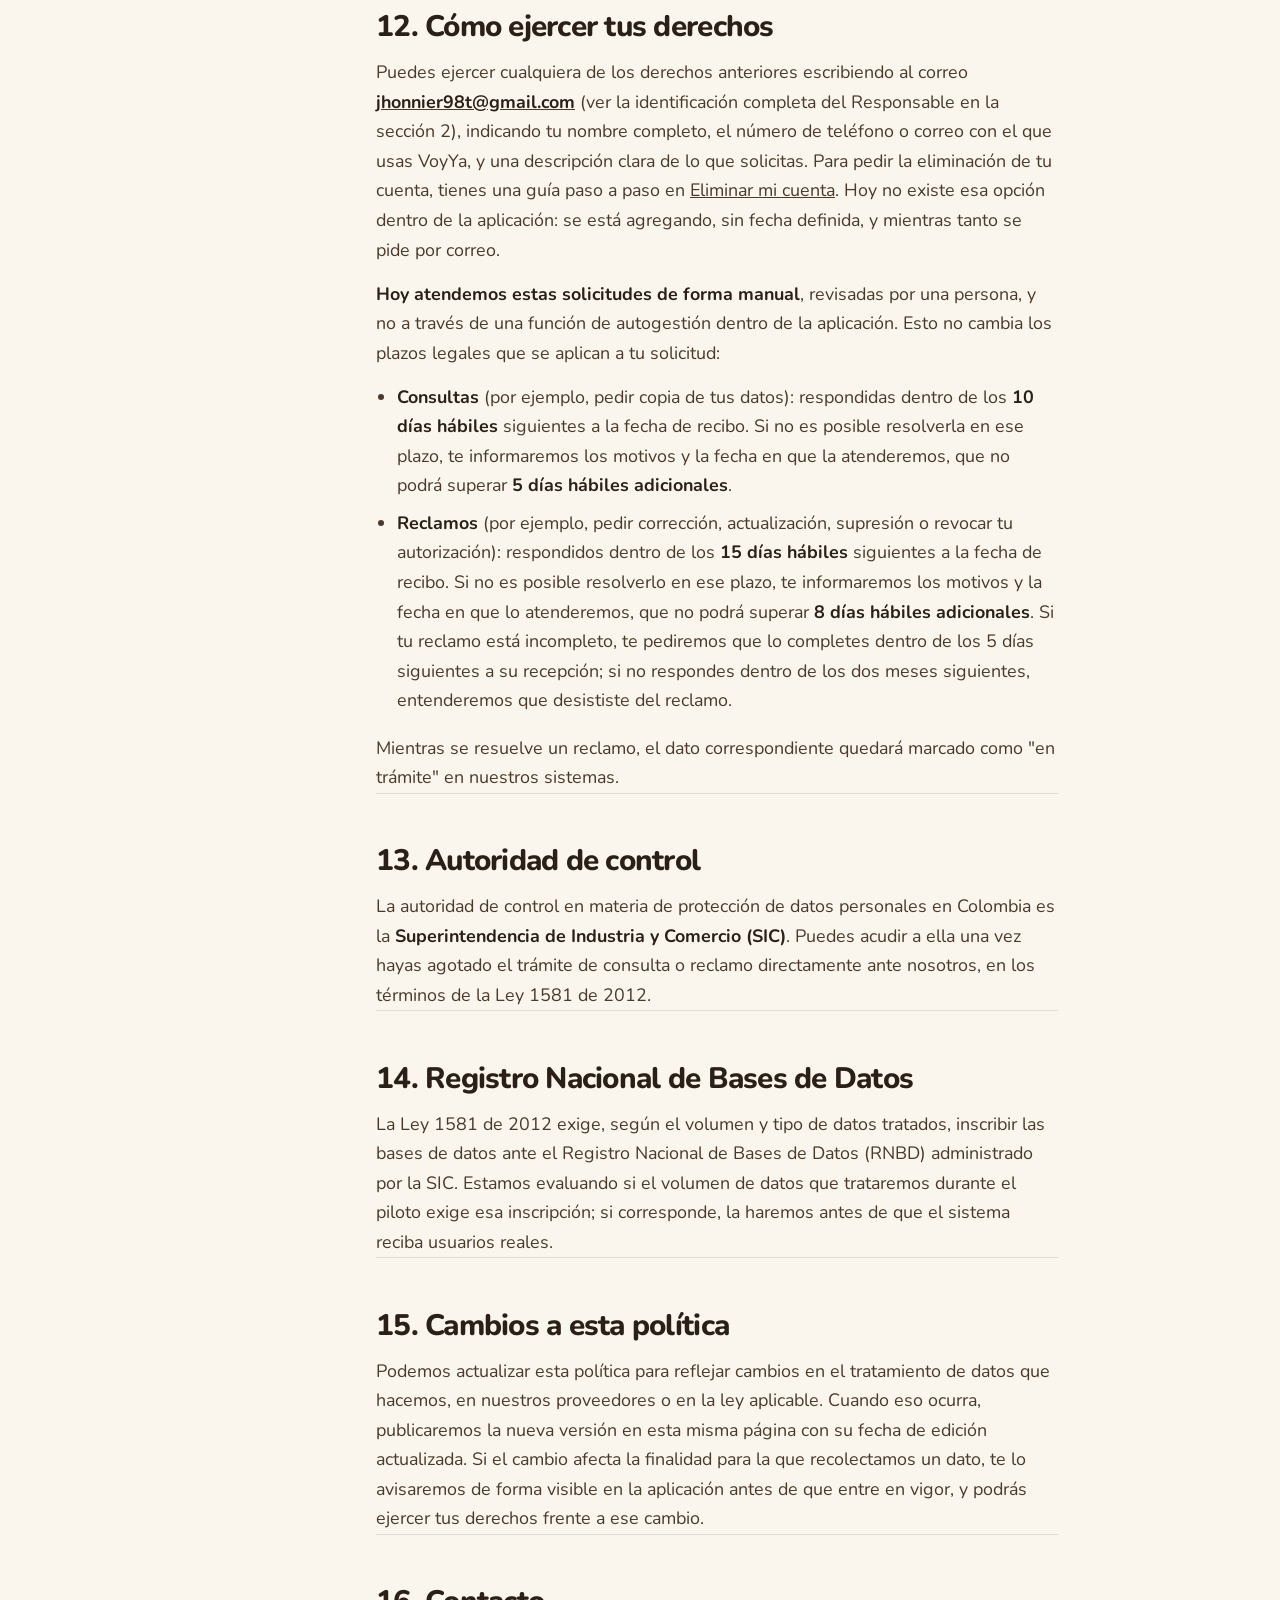
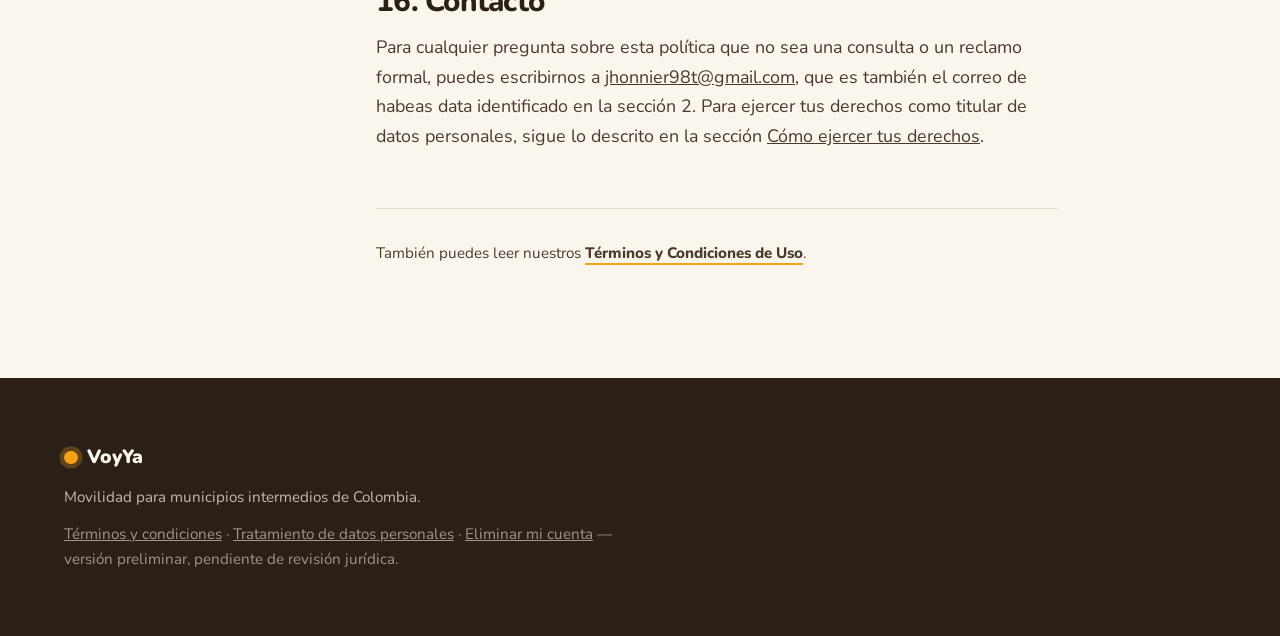
<file: privacy-policy.html>
<!doctype html>
<html lang="es-CO">
  <head>
    <meta charset="utf-8" />
    <meta name="viewport" content="width=device-width, initial-scale=1" />
    <title>Política de Tratamiento de Datos Personales — VoyYa</title>
    <meta
      name="description"
      content="Política de tratamiento de datos personales de VoyYa conforme a la Ley 1581 de 2012: qué datos recolectamos, para qué, con quién los compartimos y cómo ejercer tus derechos. Versión preliminar, pendiente de revisión jurídica."
    />
    <meta name="robots" content="noindex" />
    <meta name="theme-color" content="#FBF6ED" />
    <link rel="icon" href="favicon.svg" type="image/svg+xml" />
    <link rel="preconnect" href="https://fonts.googleapis.com" />
    <link rel="preconnect" href="https://fonts.gstatic.com" crossorigin />
    <link
      href="https://fonts.googleapis.com/css2?family=Nunito:ital,wght@0,400;0,600;0,800;0,900;1,400&display=swap"
      rel="stylesheet"
    />
    <link rel="stylesheet" href="styles.css" />
  </head>
  <body>
    <a class="skip" href="#contenido">Saltar al contenido</a>

    <header class="topbar">
      <a class="brand" href="index.html" aria-label="VoyYa, inicio">
        <span class="brand-mark" aria-hidden="true"></span>
        <span class="brand-word">VoyYa</span>
      </a>
      <nav aria-label="Principal">
        <a href="index.html">Inicio</a>
        <a href="terms.html">Términos y condiciones</a>
      </nav>
    </header>

    <main id="contenido">
      <section class="legal-page">
        <a class="legal-back" href="index.html">← Volver a VoyYa</a>

        <p class="eyebrow">Documento legal · Ley 1581 de 2012</p>
        <h1 class="legal-title">
          Política de Tratamiento de Datos Personales
        </h1>
        <p class="legal-meta">
          Última actualización: 19 de noviembre de 2026 (versión del aviso de
          ubicación en las aplicaciones: location-notice-v3). Elaborada conforme a la
          Ley 1581 de 2012 y al Decreto 1377 de 2013 de la República de
          Colombia. Aplica a los datos personales tratados a través de la
          plataforma VoyYa: las aplicaciones de pasajero y conductor, la
          consola de administración de empresas afiliadas y el proceso de
          afiliación de nuevas empresas.
        </p>

        <div class="legal-notice" role="note">
          <p><strong>Versión preliminar, sin efectos todavía.</strong></p>
          <p>
            Este documento está pendiente de revisión jurídica y se publica
            ahora para que su contenido sea público y revisable a medida que
            el proyecto avanza. No tiene efectos vinculantes y no rige ningún
            tratamiento de datos real hasta que el piloto de VoyYa esté listo
            para recibir usuarios, momento en el que se reemplazará por la
            versión definitiva. Por ahora VoyYa no está constituida como
            sociedad: el Responsable del Tratamiento es su fundador, como
            persona natural, y sus datos de identificación y contacto están
            en la sección 2. Si se constituye una sociedad, esta política se
            actualizará con sus datos. Además, los plazos de conservación
            descritos en la sección 8 (en particular los 90 días de las
            coordenadas de los viajes) están pendientes de validación por
            un asesor legal.
          </p>
        </div>

        <div class="legal-layout">
          <nav class="legal-toc" aria-label="Contenido del documento">
            <p class="legal-toc-label">Contenido</p>
            <ol>
              <li><a href="#marco">1. Marco normativo</a></li>
              <li><a href="#responsable">2. Responsable del tratamiento</a></li>
              <li><a href="#definiciones">3. Definiciones básicas</a></li>
              <li><a href="#datos-y-finalidades">4. Qué datos tratamos y para qué</a></li>
              <li><a href="#autorizacion">5. Autorización y cómo revocarla</a></li>
              <li><a href="#menores">6. Datos de menores de edad</a></li>
              <li><a href="#datos-conductor">7. Datos del conductor cargados por la empresa</a></li>
              <li><a href="#conservacion">8. Conservación de los datos</a></li>
              <li><a href="#terceros">9. Encargados y transmisión a terceros</a></li>
              <li><a href="#seguridad">10. Medidas de seguridad</a></li>
              <li><a href="#derechos">11. Derechos del titular</a></li>
              <li><a href="#procedimiento">12. Cómo ejercer tus derechos</a></li>
              <li><a href="#autoridad">13. Autoridad de control</a></li>
              <li><a href="#rnbd">14. Registro Nacional de Bases de Datos</a></li>
              <li><a href="#cambios-politica">15. Cambios a esta política</a></li>
              <li><a href="#contacto-politica">16. Contacto</a></li>
            </ol>
          </nav>

          <div class="legal-body">
            <section class="legal-section" id="marco">
              <h2>1. Marco normativo</h2>
              <p>
                Esta política describe cómo VoyYa recolecta, usa, almacena y
                protege los datos personales de pasajeros, conductores,
                empresas afiliadas y las personas que las administran, en
                cumplimiento de la <strong>Ley 1581 de 2012</strong> (Régimen
                General de Protección de Datos Personales), su decreto
                reglamentario <strong>1377 de 2013</strong>, y demás normas
                colombianas aplicables sobre protección de datos personales
                (habeas data).
              </p>
            </section>

            <section class="legal-section" id="responsable">
              <h2>2. Identificación del Responsable del Tratamiento</h2>
              <p>
                El Responsable del Tratamiento de los datos personales
                descritos en esta política es:
              </p>
              <div class="legal-placeholder-box">
                <dl>
                  <div>
                    <dt>Responsable</dt>
                    <dd>Jhonnier Tangarife, persona natural</dd>
                  </div>
                  <div>
                    <dt>Calidad</dt>
                    <dd>Fundador y titular del proyecto VoyYa</dd>
                  </div>
                  <div>
                    <dt>Domicilio</dt>
                    <dd>Calle 38B Sur # 45B-31, Envigado, Antioquia, Colombia</dd>
                  </div>
                  <div>
                    <dt>Teléfono</dt>
                    <dd><a href="tel:+573148187000">314 818 7000</a></dd>
                  </div>
                  <div>
                    <dt>Correo de habeas data</dt>
                    <dd>
                      <a href="mailto:jhonnier98t@gmail.com"
                        >jhonnier98t@gmail.com</a
                      >
                    </dd>
                  </div>
                </dl>
              </div>
              <p>
                Estos datos identifican a la persona responsable de decidir
                para qué se tratan los datos personales que recolecta VoyYa y
                ante quién puedes ejercer los derechos descritos en esta
                política. Cuando VoyYa se constituya como sociedad, la
                identificaremos aquí y te avisaremos del cambio de
                Responsable.
              </p>
            </section>

            <section class="legal-section" id="definiciones">
              <h2>3. Definiciones básicas</h2>
              <ul>
                <li>
                  <strong>Dato personal:</strong> cualquier información
                  vinculada a una o varias personas naturales determinadas o
                  determinables, como tu nombre, tu número de teléfono, tu
                  cédula o tu ubicación.
                </li>
                <li>
                  <strong>Titular:</strong> la persona natural cuyos datos
                  personales son objeto de tratamiento (tú, si usas VoyYa
                  como pasajero o conductor, o la persona natural detrás de
                  una empresa afiliada persona natural).
                </li>
                <li>
                  <strong>Tratamiento:</strong> cualquier operación sobre
                  datos personales, como su recolección, almacenamiento, uso,
                  circulación o eliminación.
                </li>
                <li>
                  <strong>Responsable del tratamiento:</strong> quien decide
                  sobre la base de datos y/o el tratamiento (identificado en
                  la sección anterior).
                </li>
                <li>
                  <strong>Encargado del tratamiento:</strong> quien trata
                  datos personales por cuenta del responsable, siguiendo sus
                  instrucciones (por ejemplo, los proveedores tecnológicos
                  descritos en la sección 9).
                </li>
                <li>
                  <strong>Autorización:</strong> el consentimiento previo,
                  expreso e informado del titular para que sus datos
                  personales sean tratados.
                </li>
              </ul>
            </section>

            <section class="legal-section" id="datos-y-finalidades">
              <h2>4. Qué datos tratamos y para qué</h2>
              <p>
                No tratamos datos "por si acaso": cada dato que recolectamos
                tiene una finalidad concreta, ligada a poder prestarte el
                servicio o a que la empresa afiliada pueda operar dentro de
                VoyYa. Esta tabla lo describe dato por dato.
              </p>
              <div class="legal-table-wrap">
                <table class="legal-table">
                  <thead>
                    <tr>
                      <th scope="col">Dato</th>
                      <th scope="col">De quién</th>
                      <th scope="col">Para qué lo usamos</th>
                    </tr>
                  </thead>
                  <tbody>
                    <tr>
                      <td>Número de teléfono</td>
                      <td>Pasajero</td>
                      <td>
                        Verificar tu identidad mediante un código de un solo
                        uso (OTP) al registrarte o iniciar sesión, y servir
                        como canal de contacto durante un viaje activo.
                      </td>
                    </tr>
                    <tr>
                      <td>
                        Ubicación del teléfono (GPS, con una precisión de
                        hasta 100 metros) y puntos de recogida y destino de
                        cada viaje
                      </td>
                      <td>Pasajero</td>
                      <td>
                        Comprobar que estás dentro de la zona de servicio,
                        ubicarte en el mapa, calcular tu tarifa y el tiempo
                        estimado, darle tu punto de recogida al conductor y
                        mostrarte en el mapa dónde viene tu conductor desde
                        que acepta tu viaje hasta que lo inicia. La ubicación
                        de tu teléfono se lee solo mientras la aplicación está
                        abierta; no la seguimos en segundo plano. Compartir
                        el GPS es voluntario: si no lo compartes, puedes
                        pedir tu taxi marcando el punto de recogida a mano en
                        el mapa. No guardamos la ubicación del teléfono por
                        sí sola: guardamos los puntos de recogida y destino
                        de cada viaje.
                      </td>
                    </tr>
                    <tr>
                      <td>
                        Ubicación del dispositivo (con una precisión de hasta
                        100 metros)
                      </td>
                      <td>Conductor</td>
                      <td>
                        Ofrecerte primero los viajes más cercanos, calcular
                        el tiempo estimado de llegada, que el pasajero de
                        cada viaje que aceptas vea en un mapa dónde vienes
                        mientras llega a recogerlo y que tu empresa vea si tu
                        ubicación está al día durante el turno. Mientras
                        estás en turno se lee con la aplicación abierta.
                        <strong>Desde que aceptas un viaje hasta que lo
                        inicias, la enviamos cada 10 a 15 segundos; en
                        Android sigue aunque VoyYa no esté en pantalla, con
                        una notificación visible de VoyYa</strong> (en
                        iPhone, solo con la aplicación en pantalla). Al
                        iniciar el viaje dejamos de compartirla, y fuera de
                        esa ventana no la seguimos en segundo plano. No
                        hacemos seguimiento continuo durante el viaje y no
                        guardamos historial ni recorrido: cada envío
                        reemplaza al anterior y solo se conserva tu última
                        posición, que se elimina según la sección 8.
                        Compartirla es voluntario, pero sin aceptar el aviso
                        no puedes ponerte en turno ni recibir viajes, y
                        durante un viaje no puedes apagar solo el
                        seguimiento: si no quieres compartirla, no aceptes
                        el viaje.
                      </td>
                    </tr>
                    <tr>
                      <td>
                        Identificador de notificaciones del dispositivo
                        (token de notificaciones push), con su plataforma
                        (Android o iPhone) y la fecha en que se vio por
                        última vez
                      </td>
                      <td>Pasajero y conductor</td>
                      <td>
                        Pasajero: avisarte en tu teléfono cuando cambia tu
                        viaje (un conductor aceptó, tu conductor canceló o
                        indica que llegó, o no hubo conductores). Conductor:
                        avisarte cuando se te ofrece un viaje, incluso con la
                        aplicación cerrada. Es voluntario: depende del
                        permiso de notificaciones de tu teléfono, que puedes
                        negar o quitar en cualquier momento; sin él el
                        servicio funciona, pero el pasajero no recibe esos
                        avisos y el conductor no recibe las ofertas con la
                        aplicación cerrada. El token queda asociado a tu
                        cuenta. Los avisos al pasajero llevan un texto fijo,
                        sin tu nombre, direcciones ni coordenadas. Cómo se
                        elimina, en la sección 8; quién lo recibe, en la
                        sección 9.
                      </td>
                    </tr>
                    <tr>
                      <td>
                        Registro de autorizaciones (qué texto del aviso de
                        ubicación aceptaste o revocaste, en qué versión y en
                        qué fecha)
                      </td>
                      <td>Pasajero y conductor</td>
                      <td>
                        Poder demostrarte, y demostrar ante la autoridad, que
                        diste tu autorización y con qué texto, y que la
                        revocación se respetó.
                      </td>
                    </tr>
                    <tr>
                      <td>
                        Nombre, cédula, teléfono, licencia de conducción
                      </td>
                      <td>Conductor</td>
                      <td>
                        Verificar tu identidad y tu habilitación legal para
                        conducir un vehículo de transporte público
                        individual, y permitir que el pasajero te identifique
                        durante el viaje.
                      </td>
                    </tr>
                    <tr>
                      <td>
                        Documentos de conductor (licencia, SOAT, revisión
                        técnico-mecánica, tarjeta de operación)
                      </td>
                      <td>Conductor, cargados por la empresa afiliada</td>
                      <td>
                        Verificar que cuentas con la habilitación legal
                        vigente para prestar el servicio de transporte.
                      </td>
                    </tr>
                    <tr>
                      <td>Placa y datos del vehículo</td>
                      <td>Conductor / empresa afiliada</td>
                      <td>
                        Identificar el vehículo asignado frente al pasajero
                        en cada viaje.
                      </td>
                    </tr>
                    <tr>
                      <td>
                        Documentos de empresa (cámara de comercio, RUT,
                        habilitación de transporte, póliza de
                        responsabilidad)
                      </td>
                      <td>Empresa que solicita afiliarse</td>
                      <td>
                        Verificar que la empresa está legalmente constituida
                        y habilitada para prestar el servicio de transporte
                        antes de afiliarla a la plataforma.
                      </td>
                    </tr>
                    <tr>
                      <td>Nombre, correo, teléfono de contacto</td>
                      <td>Representante de la empresa afiliada</td>
                      <td>
                        Comunicarnos con la empresa durante el proceso de
                        afiliación y, si es aprobada, entregarle sus
                        credenciales de acceso.
                      </td>
                    </tr>
                    <tr>
                      <td>Correo y contraseña (cifrada)</td>
                      <td>Administrador u operador de empresa afiliada</td>
                      <td>
                        Autenticar a las personas que administran la
                        operación de la empresa en la consola.
                      </td>
                    </tr>
                    <tr>
                      <td>Registros técnicos de uso de la aplicación</td>
                      <td>Cualquier usuario</td>
                      <td>
                        Detectar errores y mantener la seguridad del sistema. No registramos tu
                        ubicación exacta ni datos personales como tu nombre o
                        tu teléfono en estos registros.
                      </td>
                    </tr>
                  </tbody>
                </table>
              </div>
              <p>
                No solicitamos ni almacenamos datos de tarjetas de crédito o
                débito, ni información bancaria: el pago del servicio de
                transporte se hace en efectivo, directamente entre pasajero y
                conductor, sin que VoyYa lo procese.
              </p>
            </section>

            <section class="legal-section" id="autorizacion">
              <h2>5. Autorización y cómo revocarla</h2>
              <p>
                Al registrarte como pasajero, al ser registrado como
                conductor por una empresa afiliada, o al enviar una solicitud
                de afiliación como empresa, autorizas el tratamiento de tus
                datos personales para las finalidades descritas en la sección
                anterior.
              </p>
              <p>
                Para la ubicación, antes de leerla las aplicaciones de
                pasajero y de conductor te muestran un aviso con quién trata
                tus datos, qué usamos, para qué, si es voluntario, con quién
                se comparte, cuánto se guarda y cómo dejar de compartirla. Tu
                aceptación queda registrada con la versión del aviso, su
                texto y la fecha, y la revocación queda registrada como un
                asiento aparte, sin borrar el anterior. La versión vigente
                del aviso es <strong>location-notice-v3</strong>. Para el
                formulario de afiliación de empresas y para los datos del
                conductor que carga su empresa, el mecanismo de autorización
                explícita se describe en la sección 7.
              </p>
              <p>
                <strong>Notificaciones.</strong> El permiso para recibir
                notificaciones es aparte y lo controlas tú en los ajustes del
                teléfono; puedes quitarlo cuando quieras. Al cerrar sesión en
                la aplicación pedimos que se elimine el token de
                notificaciones de ese teléfono (sección 8).
              </p>
              <p>
                <strong>Revocar desde la aplicación.</strong> En la pantalla
                «Privacidad de mi ubicación»:
              </p>
              <ul>
                <li>
                  <strong>Conductor</strong>, con «Dejar de compartir mi
                  ubicación»: borramos tu última ubicación al instante y sales
                  de turno. Si tienes un viaje en curso, el viaje sigue y
                  sales de turno al terminarlo. Para volver a turno tendrás
                  que aceptar el aviso otra vez. Si en cambio quitas el
                  permiso en los ajustes del teléfono, dejamos de recibir tu
                  ubicación y la que quedó guardada se borra a más tardar 13
                  horas después de tu último reporte.
                </li>
                <li>
                  <strong>Pasajero</strong>, con «Dejar de usar mi
                  ubicación»: dejamos de leer tu GPS desde ese momento y
                  marcarás tu punto de recogida en el mapa. Un viaje en curso
                  sigue igual. Tus viajes anteriores no se borran por esto:
                  sus coordenadas exactas se eliminan según la sección 8, y
                  puedes pedir que se eliminen antes escribiendo al correo de
                  habeas data.
                </li>
              </ul>
              <p>
                También puedes revocar tu autorización, en general, escribiendo
                al correo de la sección <a href="#procedimiento">Cómo ejercer
                tus derechos</a>. Ten en cuenta que revocarla puede significar
                que no podamos seguir prestándote el servicio: por ejemplo,
                sin tu ubicación un conductor no puede ponerse en turno, y sin
                los documentos del conductor no podemos mantener activa su
                habilitación dentro de la plataforma.
              </p>
            </section>

            <section class="legal-section" id="menores">
              <h2>6. Datos de menores de edad</h2>
              <p>
                VoyYa está dirigido a personas mayores de edad. No
                solicitamos intencionalmente datos personales de menores de
                edad, ni permitimos que se registren como pasajeros,
                conductores o representantes de una empresa afiliada. Si
                llegamos a identificar que se registró una cuenta de una
                persona menor de edad sin la autorización de quien ejerce su
                patria potestad o representación legal, la desactivaremos y
                eliminaremos los datos asociados tan pronto tengamos
                conocimiento de ello, salvo que la ley nos exija conservar
                alguno de esos datos.
              </p>
            </section>

            <section class="legal-section" id="datos-conductor">
              <h2>7. Datos del conductor cargados por la empresa</h2>
              <p>
                Hoy, los datos personales del conductor —incluidos su cédula,
                su licencia y las fotografías de sus documentos— los carga en
                el sistema la <strong>empresa afiliada</strong> al registrarlo,
                y no el conductor directamente. Reconocemos que esto exige un
                cuidado adicional bajo la Ley 1581, que requiere autorización
                previa, expresa e informada del titular de los datos.
              </p>
              <p>
                Mientras completamos el mecanismo para que cada conductor
                otorgue esa autorización de forma explícita y directa dentro
                de la aplicación, la empresa afiliada declara, al registrar a
                un conductor, contar con su autorización para tratar sus
                datos personales con las finalidades descritas en esta
                política. El conductor puede ejercer, en cualquier momento y
                por el mismo canal que cualquier otro titular, los derechos
                descritos en las secciones 11 y 12 de este documento —incluida
                la posibilidad de pedir que le mostremos qué datos suyos
                tenemos registrados o de revocar su autorización—, con
                independencia de que haya sido la empresa quien los cargó.
              </p>
            </section>

            <section class="legal-section" id="conservacion">
              <h2>8. Conservación de los datos</h2>
              <p>
                Para la ubicación, el token de notificaciones y el número de
                verificación tenemos plazos fijos y borrado automático;
                para el resto de los datos todavía no hemos definido un plazo
                con borrado automático, y preferimos decírtelo con claridad
                en lugar de prometer algo que hoy no aplicamos.
              </p>
              <ul>
                <li>
                  <strong>Ubicación del conductor:</strong> guardamos solo la
                  última posición, no un historial. Se borra cuando cierras
                  turno; si no lo cierras, se borra a más tardar
                  <strong>13 horas</strong> después de tu último reporte.
                  Revocar desde la aplicación la borra al instante y te saca
                  de turno (sección 5).
                </li>
                <li>
                  <strong>Ubicación del pasajero:</strong> no guardamos la
                  ubicación del teléfono por sí sola. Guardamos los puntos de
                  recogida y destino de cada viaje; sus coordenadas exactas y
                  direcciones se eliminan cuando el viaje cumple
                  <strong>90 días</strong>. El borrado corre una vez al día,
                  así que ocurre a más tardar el día 91. Solo se borran
                  viajes ya terminados.
                </li>
                <li>
                  <strong>Viaje, tarifa y comisión:</strong> se conservan,
                  junto con los totales de conciliación, para atender
                  obligaciones contables. No incluyen las coordenadas
                  exactas una vez cumplido el plazo anterior.
                </li>
                <li>
                  <strong>Token de notificaciones (pasajero y
                  conductor):</strong> la aplicación lo elimina al cerrar
                  sesión, con un plazo corto de espera; si ese aviso no llega
                  al servidor (por ejemplo, sin conexión), el servidor borra
                  cada día los tokens que no se han vuelto a ver en un máximo
                  de <strong>60 días</strong>. También se elimina con tu
                  cuenta.
                </li>
                <li>
                  <strong>Número con el que se pide un código de
                  verificación:</strong> para limitar abusos y el envío
                  masivo de SMS, el servidor conserva ese número, sin el
                  código, hasta unas <strong>25 horas</strong> y luego lo
                  borra. Esto es aparte de tu cuenta, que se conserva
                  mientras la uses.
                </li>
                <li>
                  <strong>Registro de autorizaciones:</strong> se conserva
                  para poder probar qué aceptaste o revocaste y cuándo.
                </li>
              </ul>
              <p>
                <strong>Copias de seguridad.</strong> Nuestro proveedor de
                alojamiento (Railway) mantiene copias de seguridad de la
                base de datos. Los datos que ya borramos de la base activa
                pueden permanecer en esas copias, y en los registros
                internos del motor de base de datos, hasta que el proveedor
                las rote según su propia política.
              </p>
              <p>
                Para el resto de los datos personales aplicamos este
                criterio: los guardamos <strong>mientras la relación que los
                originó esté vigente</strong> —tu cuenta de pasajero, tu
                vinculación como conductor a una empresa afiliada, o la
                afiliación activa de una empresa— y, adicionalmente, durante
                el tiempo que sea necesario para atender obligaciones
                legales, contables o de auditoría relacionadas con el
                servicio prestado. Los plazos de 13 horas y 90 días están
                pendientes de validación por un asesor legal.
              </p>
              <p>
                Si quieres que suprimamos o anonimicemos tus datos antes de
                que termine esa relación, puedes pedirlo por el canal descrito
                en la sección <a href="#procedimiento">Cómo ejercer tus
                derechos</a>. Hoy atendemos esa solicitud de forma manual,
                dentro de los plazos legales de esta política, porque
                todavía no existe una función para hacerlo por tu cuenta
                dentro de la aplicación.
              </p>
            </section>

            <section class="legal-section" id="terceros">
              <h2>9. Encargados del tratamiento y transmisión a terceros</h2>
              <p>
                Por regla general, no compartimos tus datos personales con
                terceros distintos de la empresa afiliada que te presta el
                servicio de transporte. Para poder operar, sin embargo,
                algunos datos pasan por proveedores tecnológicos que actúan
                como <strong>Encargados del Tratamiento</strong> por cuenta de
                VoyYa, siguiendo nuestras instrucciones y únicamente para las
                finalidades ya descritas:
              </p>
              <ul>
                <li>
                  <strong>Railway</strong> — aloja la base de datos y el
                  servidor de la aplicación (la API) que procesa tus datos.
                </li>
                <li>
                  <strong>Twilio</strong> — envía los mensajes de texto (SMS)
                  con tu código de verificación como pasajero o el PIN
                  temporal de acceso del conductor.
                </li>
                <li>
                  <strong>SendGrid</strong> (producto de correo de Twilio) —
                  envía las notificaciones por correo electrónico durante el
                  proceso de afiliación de una empresa (confirmaciones,
                  solicitud de documentos, credenciales de acceso).
                </li>
                <li>
                  <strong>Mapbox</strong> — dibuja el mapa en la aplicación del
                  pasajero. Para dibujarlo puede recibir la zona del mapa que
                  estás mirando, que puede coincidir con tu ubicación. La
                  telemetría del SDK de Mapbox está desactivada. No usamos
                  Mapbox para buscar direcciones.
                </li>
                <li>
                  <strong>Expo Push Notifications</strong> y
                  <strong>Firebase Cloud Messaging</strong> (Google) —
                  entregan en el teléfono las notificaciones: al conductor,
                  la de un viaje que se le ofrece; al pasajero, las de los
                  cambios de su viaje. Reciben el identificador de
                  notificaciones del dispositivo y el contenido de la
                  notificación. Cuando publiquemos la aplicación para iOS,
                  se usará también el servicio de notificaciones de Apple
                  (APNs); hoy no está en uso.
                </li>
                <li>
                  <strong>Sentry</strong> — lo usamos para el monitoreo
                  técnico de errores y fallas de la aplicación, no para
                  analizar tu comportamiento como usuario ni con fines
                  publicitarios. Recibe el mensaje técnico del error, datos
                  del dispositivo y la versión de la aplicación en que
                  ocurrió, y un número interno de cuenta que nos permite
                  ubicar el caso; no recibe tu nombre, tu teléfono, tu
                  documento de identidad, tus direcciones ni el contenido de
                  tus mensajes, porque configuramos la herramienta para que
                  esos datos nunca lleguen a enviarse. Todavía no lo hemos
                  activado para el tráfico real del piloto: lo declaramos
                  aquí primero porque queremos que esta política ya lo cubra
                  antes de que eso ocurra, no después.
                </li>
              </ul>
              <p>
                Algunos de estos proveedores procesan datos en servidores
                ubicados fuera de Colombia, lo que constituye una transmisión
                internacional de datos personales. Estamos trabajando en
                formalizar con cada uno de ellos los contratos de transmisión
                que exige la ley colombiana para este tipo de flujo; hasta que
                eso se complete, esta situación queda declarada aquí de forma
                explícita, como una tarea pendiente antes de que el sistema
                reciba usuarios reales del piloto, y no como un hecho oculto.
                En el caso de Sentry, sus servidores están ubicados en la
                Unión Europea; estamos revisando, como parte de esa misma
                tarea pendiente, si eso simplifica el sustento legal de la
                transmisión, sin darlo todavía por resuelto.
              </p>
              <p>
                <strong>Quién ve qué dentro del servicio.</strong> Los
                conductores a quienes se les ofrece un viaje ven el punto de
                recogida y el barrio de destino; el que lo acepta ve además
                el destino y el número de teléfono del pasajero mientras
                dura el viaje. La empresa de taxis que atiende el viaje
                también ve los puntos de recogida y destino. De la ubicación
                del conductor, su empresa solo ve si está al día, no dónde
                está. El pasajero de cada viaje ve en un mapa dónde viene su
                conductor, y hace cuánto se tomó esa ubicación, desde que lo
                acepta hasta que inicia el viaje; después ya no la ve y no
                guardamos el recorrido. Además, el conductor puede abrir el
                punto de recogida o el destino en Google Maps o Waze: esas
                aplicaciones reciben solo las coordenadas, sin nombre ni
                teléfono, y las tratan según sus propias políticas.
              </p>
              <p>
                No vendemos tus datos personales a nadie, ni los usamos con
                fines publicitarios de terceros.
              </p>
            </section>

            <section class="legal-section" id="seguridad">
              <h2>10. Medidas de seguridad</h2>
              <p>
                Aplicamos medidas técnicas y organizativas razonables y
                proporcionales al tipo de dato que tratamos, entre ellas:
              </p>
              <ul>
                <li>
                  Toda la comunicación entre la aplicación y nuestros
                  servidores viaja cifrada (HTTPS/TLS).
                </li>
                <li>
                  Las contraseñas se almacenan mediante una función de
                  cifrado unidireccional (hash), nunca en texto plano.
                </li>
                <li>
                  El acceso a la información de cada empresa afiliada está
                  aislado del de las demás mediante control de acceso a nivel
                  de fila en la base de datos: el personal de una empresa no
                  puede consultar conductores, viajes ni solicitudes de otra
                  empresa.
                </li>
                <li>
                  Los documentos legales de empresas y conductores se
                  almacenan de forma privada y se entregan mediante enlaces
                  temporales de pocos minutos de duración; no existen
                  enlaces públicos permanentes a esos archivos.
                </li>
                <li>
                  El acceso administrativo a los sistemas está limitado al
                  personal que opera la plataforma.
                </li>
              </ul>
              <p>
                Ninguna medida de seguridad es infalible, pero estas están
                diseñadas y verificadas para proteger razonablemente tus
                datos frente a acceso no autorizado, pérdida o uso indebido.
              </p>
            </section>

            <section class="legal-section" id="derechos">
              <h2>11. Derechos del titular</h2>
              <p>Como titular de tus datos personales, tienes derecho a:</p>
              <ul>
                <li>
                  <strong>Conocer, actualizar y rectificar</strong> tus datos
                  personales frente a nosotros.
                </li>
                <li>
                  <strong>Solicitar prueba de la autorización</strong> que
                  nos otorgaste, salvo que la ley te exima de ese requisito.
                </li>
                <li>
                  <strong>Ser informado</strong>, previa solicitud, sobre el
                  uso que le hemos dado a tus datos personales.
                </li>
                <li>
                  <strong>Presentar una queja</strong> ante la Superintendencia
                  de Industria y Comercio por infracciones a la Ley 1581 de
                  2012, una vez hayas agotado el trámite de consulta o
                  reclamo ante nosotros.
                </li>
                <li>
                  <strong>Revocar la autorización y/o solicitar la
                  supresión</strong> de tus datos, cuando no exista un deber
                  legal o contractual que nos obligue a conservarlos.
                </li>
                <li>
                  <strong>Acceder de forma gratuita</strong> a tus datos
                  personales que hayan sido objeto de tratamiento.
                </li>
              </ul>
            </section>

            <section class="legal-section" id="procedimiento">
              <h2>12. Cómo ejercer tus derechos</h2>
              <p>
                Puedes ejercer cualquiera de los derechos anteriores
                escribiendo al correo
                <a href="mailto:jhonnier98t@gmail.com"><strong>jhonnier98t@gmail.com</strong></a> (ver la
                identificación completa del Responsable en la sección 2),
                indicando tu nombre completo, el número de teléfono o correo
                con el que usas VoyYa, y una descripción clara de lo que
                solicitas. Para pedir la eliminación de tu cuenta, tienes
                una guía paso a paso en
                <a href="delete-account.html">Eliminar mi cuenta</a>. Hoy no
                existe esa opción dentro de la aplicación: se está
                agregando, sin fecha definida, y mientras tanto se pide por
                correo.
              </p>
              <p>
                <strong>Hoy atendemos estas solicitudes de forma manual</strong>,
                revisadas por una persona, y no a través de una función de
                autogestión dentro de la aplicación. Esto no cambia los
                plazos legales que se aplican a tu solicitud:
              </p>
              <ul>
                <li>
                  <strong>Consultas</strong> (por ejemplo, pedir copia de tus
                  datos): respondidas dentro de los <strong>10 días
                  hábiles</strong> siguientes a la fecha de recibo. Si no es
                  posible resolverla en ese plazo, te informaremos los
                  motivos y la fecha en que la atenderemos, que no podrá
                  superar <strong>5 días hábiles adicionales</strong>.
                </li>
                <li>
                  <strong>Reclamos</strong> (por ejemplo, pedir corrección,
                  actualización, supresión o revocar tu autorización):
                  respondidos dentro de los <strong>15 días hábiles</strong>
                  siguientes a la fecha de recibo. Si no es posible resolverlo
                  en ese plazo, te informaremos los motivos y la fecha en que
                  lo atenderemos, que no podrá superar <strong>8 días hábiles
                  adicionales</strong>. Si tu reclamo está incompleto, te
                  pediremos que lo completes dentro de los 5 días siguientes a
                  su recepción; si no respondes dentro de los dos meses
                  siguientes, entenderemos que desististe del reclamo.
                </li>
              </ul>
              <p>
                Mientras se resuelve un reclamo, el dato correspondiente
                quedará marcado como "en trámite" en nuestros sistemas.
              </p>
            </section>

            <section class="legal-section" id="autoridad">
              <h2>13. Autoridad de control</h2>
              <p>
                La autoridad de control en materia de protección de datos
                personales en Colombia es la
                <strong>Superintendencia de Industria y Comercio (SIC)</strong>.
                Puedes acudir a ella una vez hayas agotado el trámite de
                consulta o reclamo directamente ante nosotros, en los
                términos de la Ley 1581 de 2012.
              </p>
            </section>

            <section class="legal-section" id="rnbd">
              <h2>14. Registro Nacional de Bases de Datos</h2>
              <p>
                La Ley 1581 de 2012 exige, según el volumen y tipo de datos
                tratados, inscribir las bases de datos ante el Registro
                Nacional de Bases de Datos (RNBD) administrado por la SIC.
                Estamos evaluando si el volumen de datos que trataremos
                durante el piloto exige esa inscripción; si corresponde, la
                haremos antes de que el sistema reciba usuarios reales.
              </p>
            </section>

            <section class="legal-section" id="cambios-politica">
              <h2>15. Cambios a esta política</h2>
              <p>
                Podemos actualizar esta política para reflejar cambios en el
                tratamiento de datos que hacemos, en nuestros proveedores o en
                la ley aplicable. Cuando eso ocurra, publicaremos la nueva
                versión en esta misma página con su fecha de edición
                actualizada. Si el cambio afecta la finalidad para la que
                recolectamos un dato, te lo avisaremos de forma visible en la
                aplicación antes de que entre en vigor, y podrás ejercer tus
                derechos frente a ese cambio.
              </p>
            </section>

            <section class="legal-section" id="contacto-politica">
              <h2>16. Contacto</h2>
              <p>
                Para cualquier pregunta sobre esta política que no sea una
                consulta o un reclamo formal, puedes escribirnos a
                <a href="mailto:jhonnier98t@gmail.com">jhonnier98t@gmail.com</a
                >, que es también el correo de habeas data identificado en la
                sección 2. Para ejercer tus derechos como titular de datos
                personales, sigue lo descrito en la sección
                <a href="#procedimiento">Cómo ejercer tus derechos</a>.
              </p>
            </section>

            <p class="legal-cross-link">
              También puedes leer nuestros
              <a href="terms.html">Términos y Condiciones de Uso</a>.
            </p>
          </div>
        </div>
      </section>
    </main>

    <footer class="footer">
      <div class="footer-brand">
        <span class="brand-mark" aria-hidden="true"></span>
        <span>VoyYa</span>
      </div>
      <p class="footer-note">
        Movilidad para municipios intermedios de Colombia.
      </p>
      <p class="footer-legal">
        <a href="terms.html">Términos y condiciones</a> ·
        <a href="privacy-policy.html">Tratamiento de datos personales</a> ·
        <a href="delete-account.html">Eliminar mi cuenta</a> —
        versión preliminar, pendiente de revisión jurídica.
      </p>
    </footer>

    <script src="main.js"></script>
  </body>
</html>
</file>
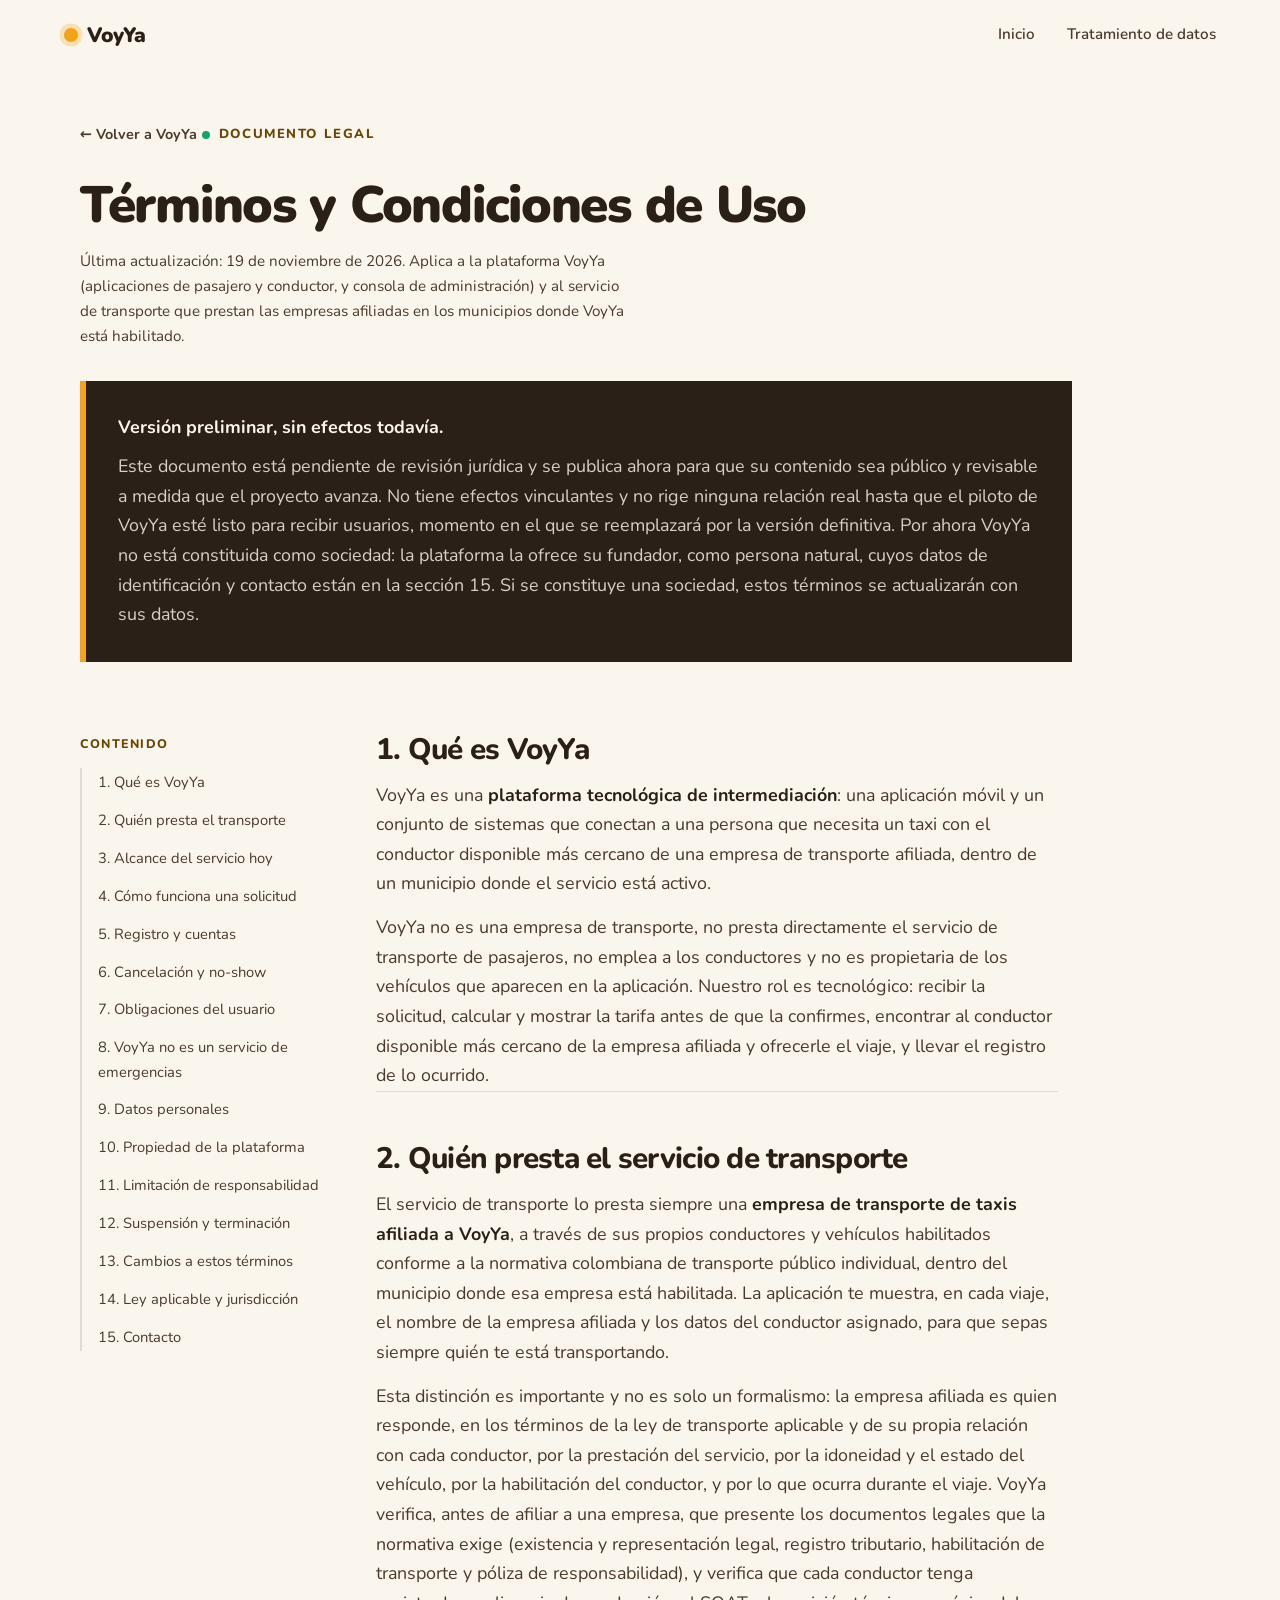
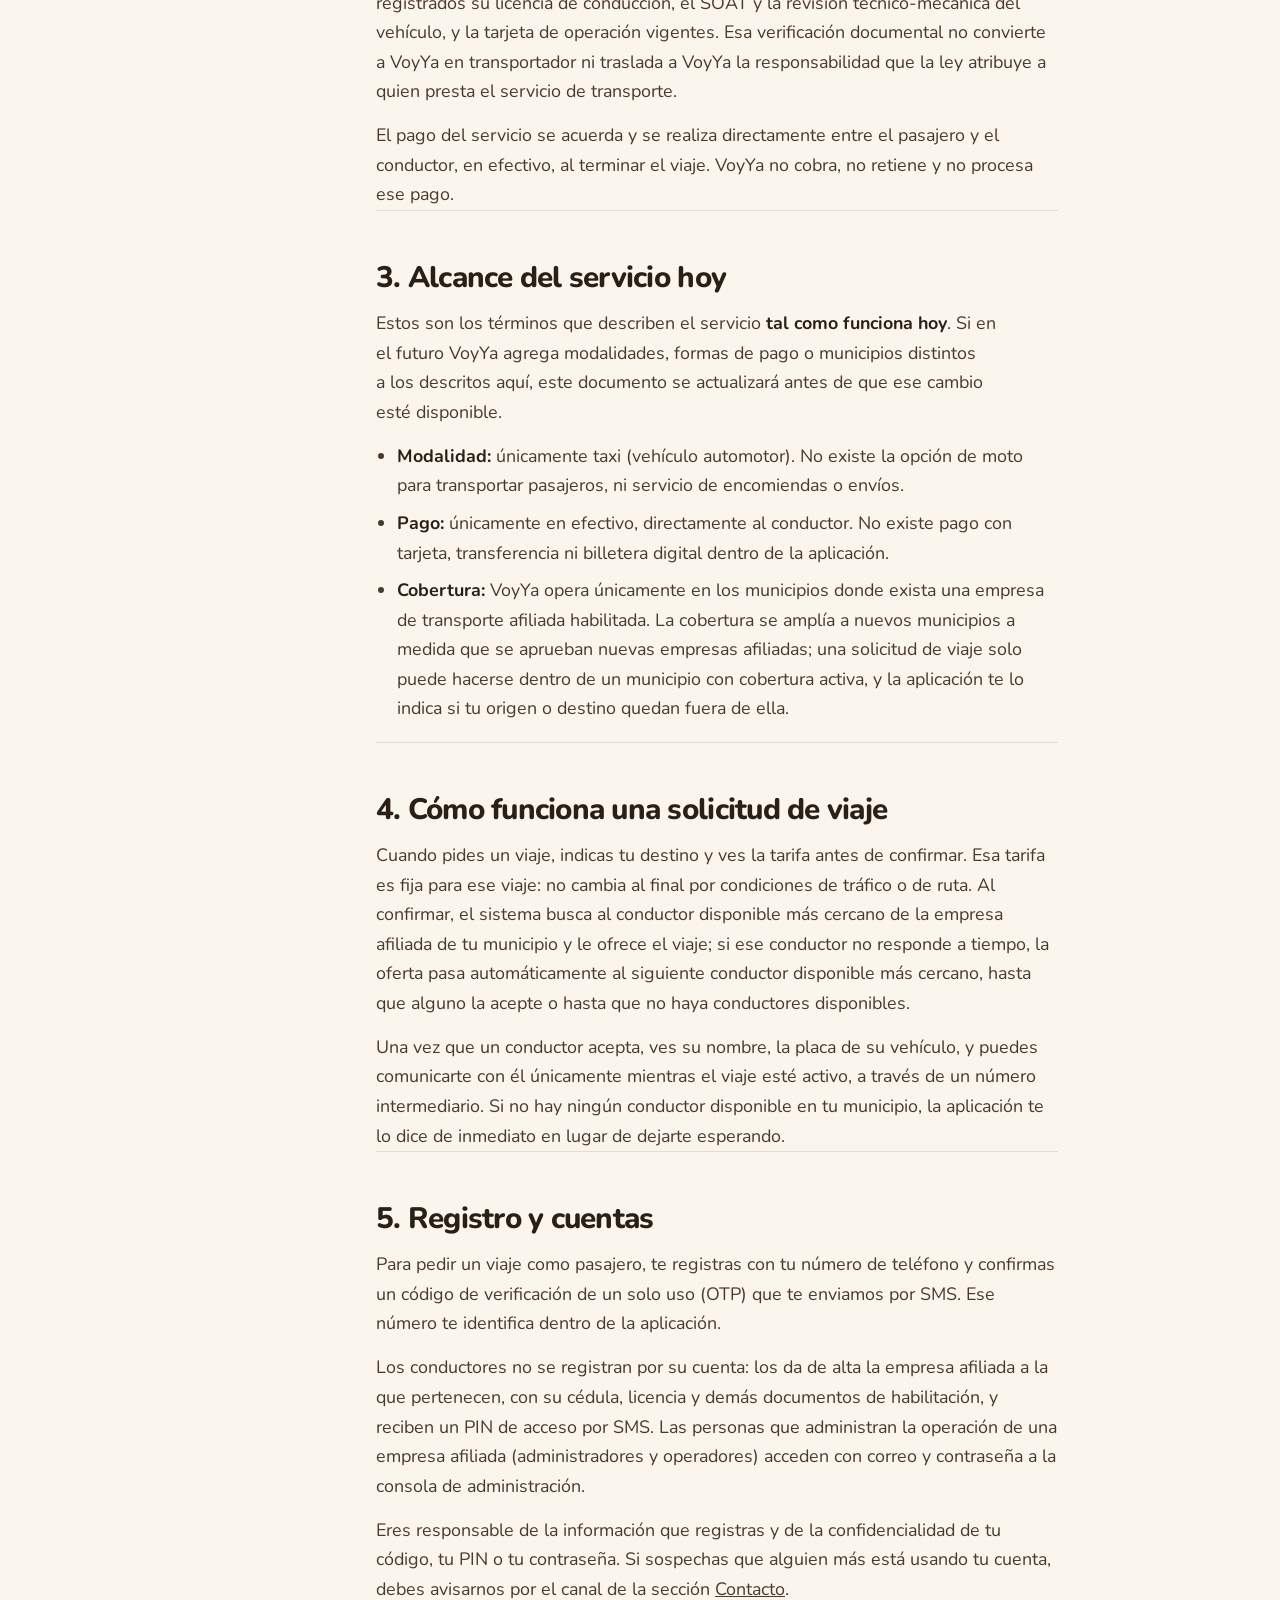
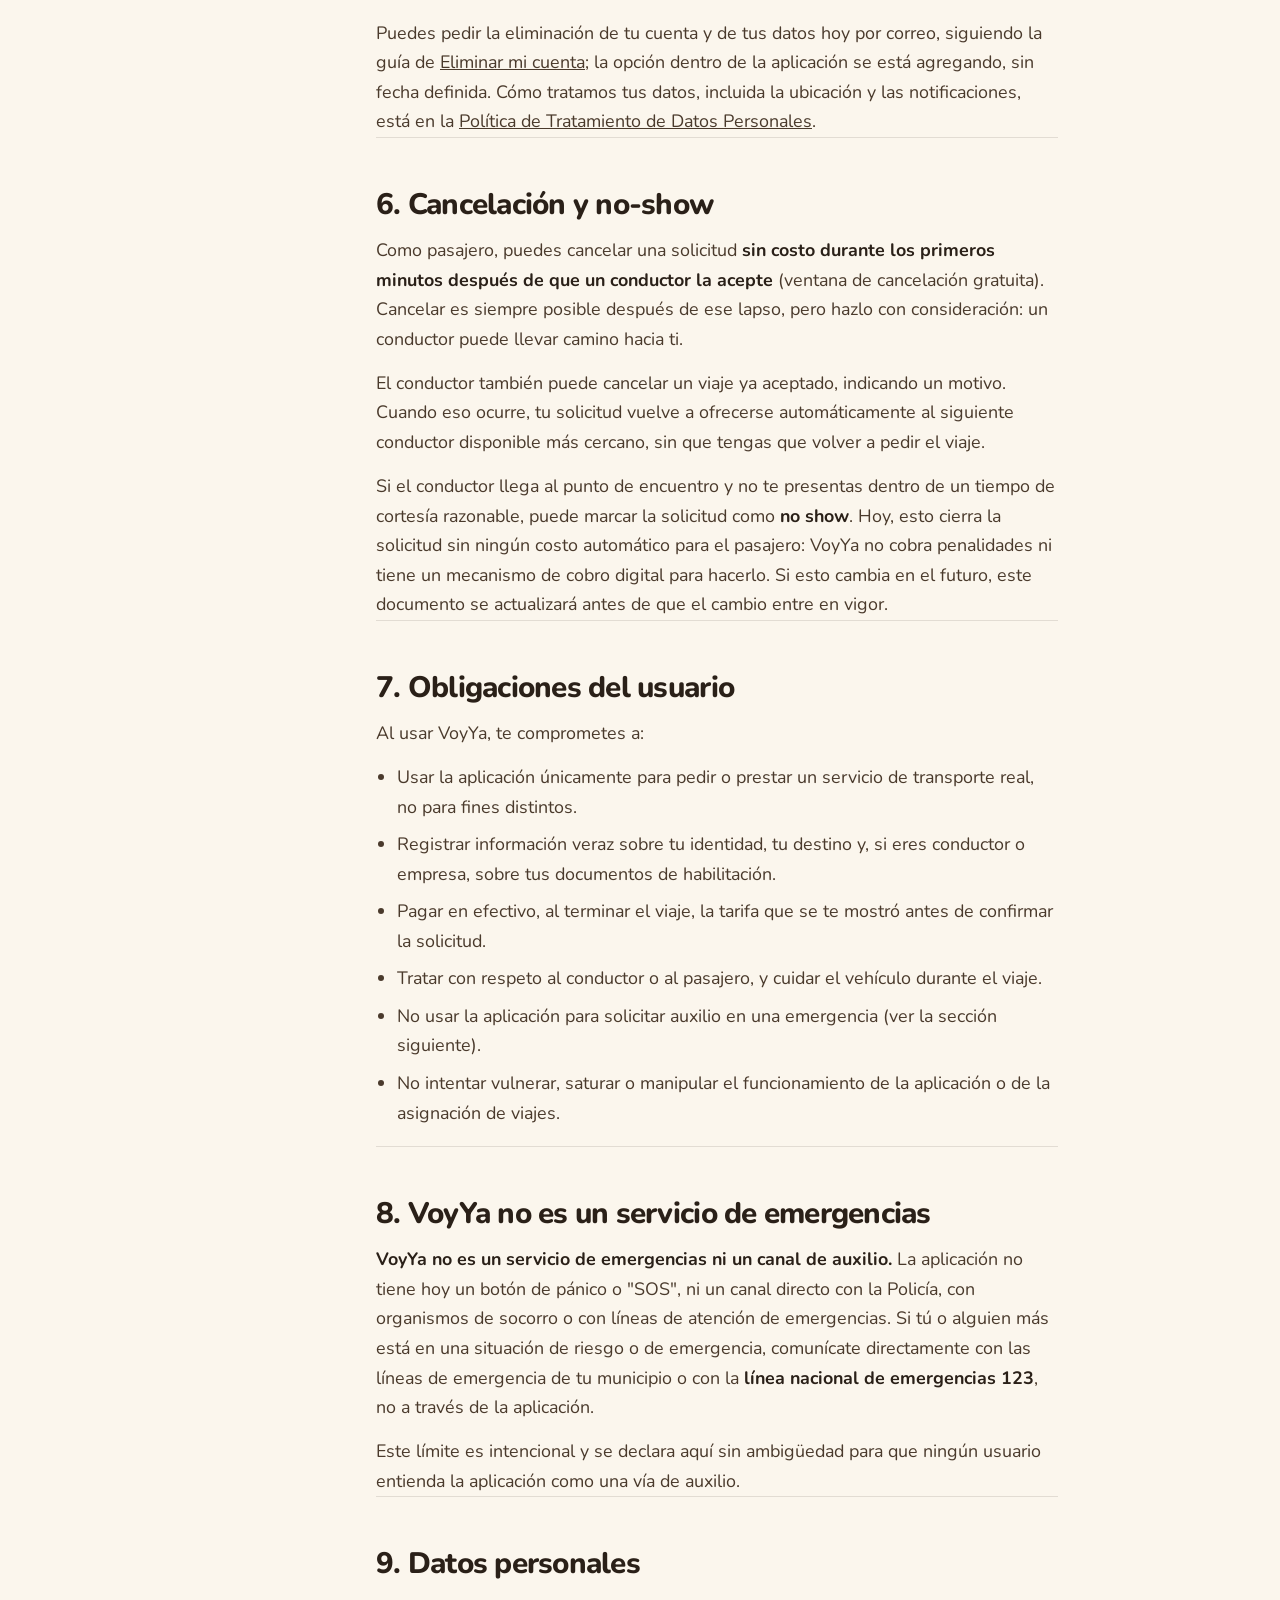
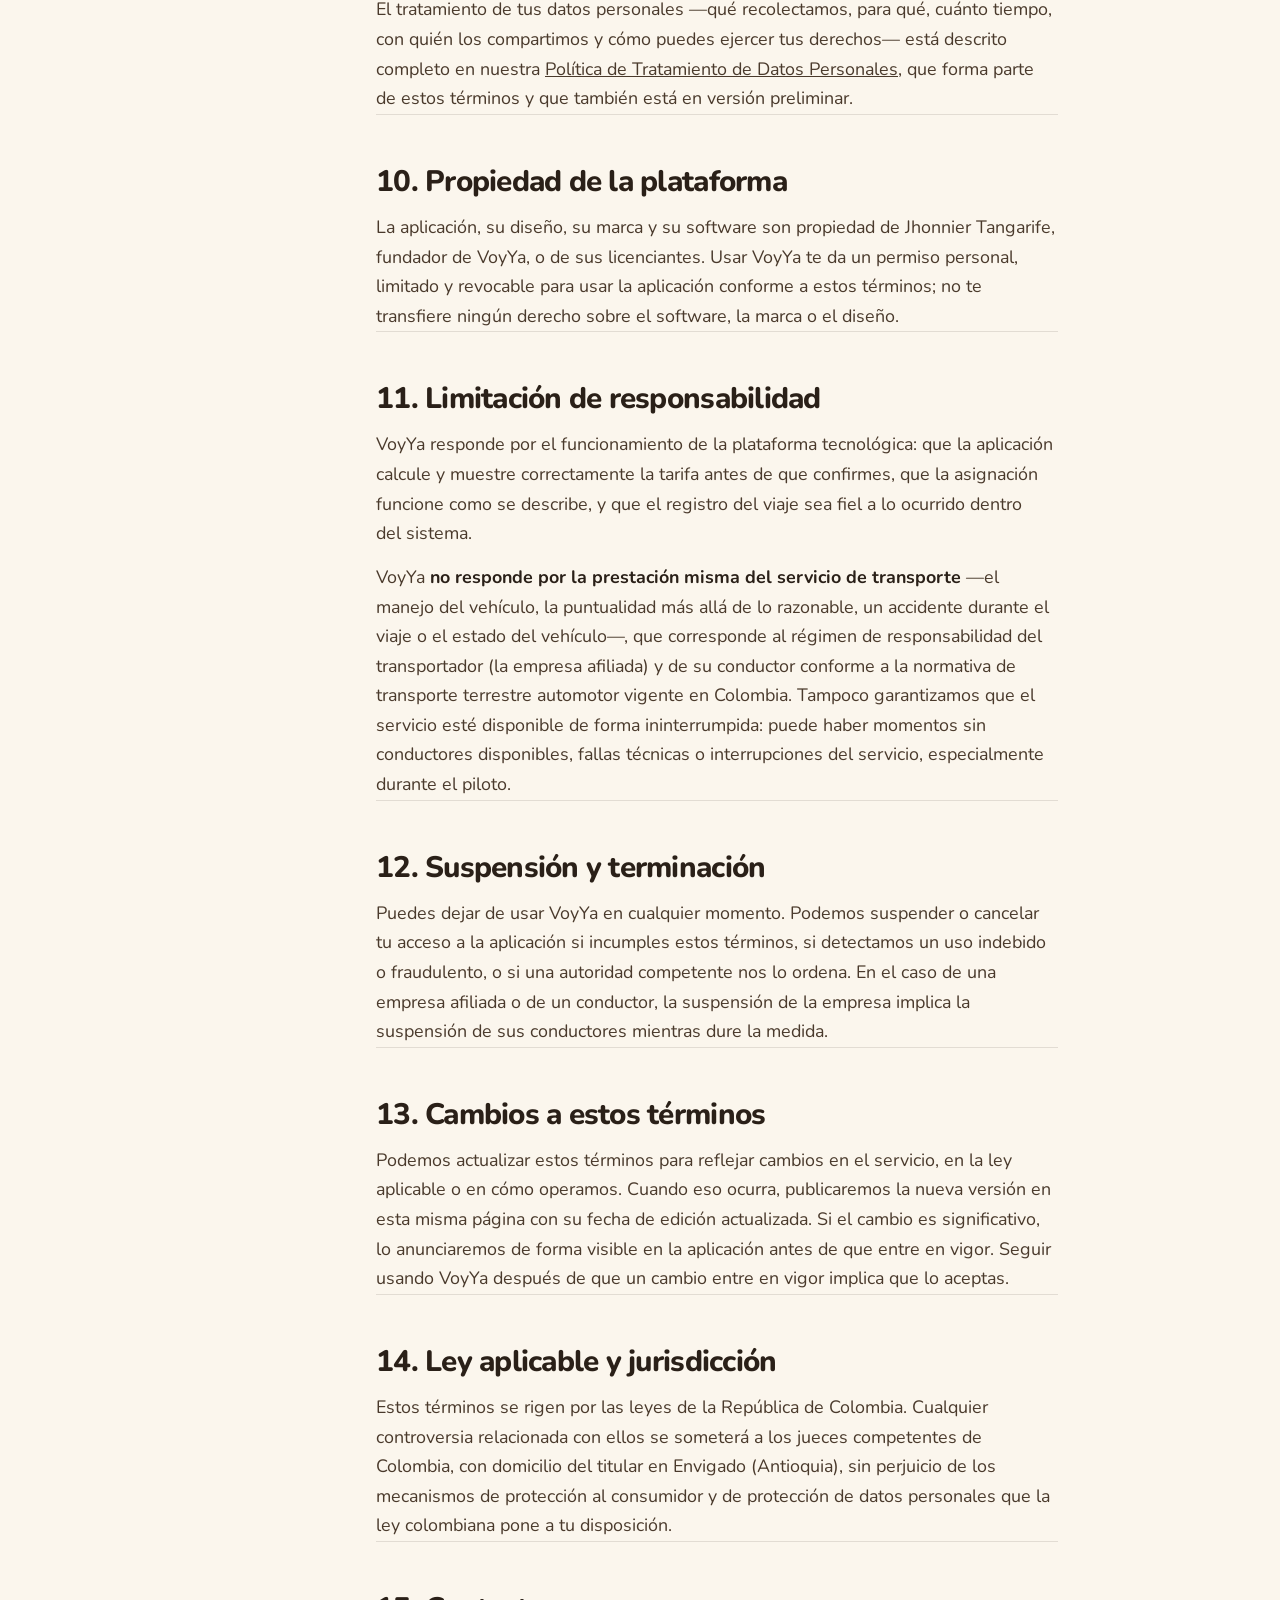
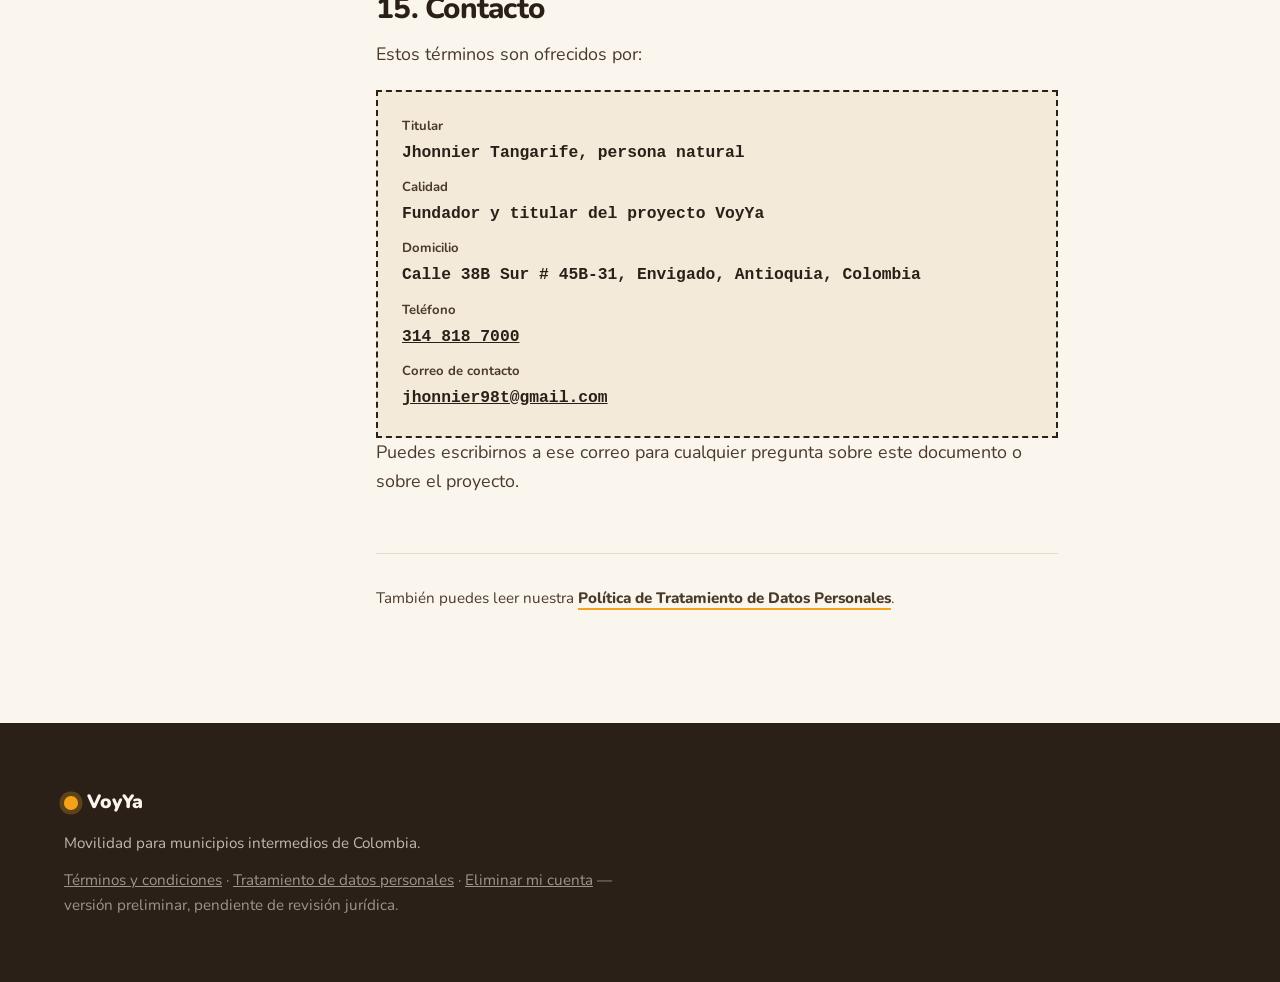
<file: terms.html>
<!doctype html>
<html lang="es-CO">
  <head>
    <meta charset="utf-8" />
    <meta name="viewport" content="width=device-width, initial-scale=1" />
    <title>Términos y Condiciones — VoyYa</title>
    <meta
      name="description"
      content="Términos y condiciones de uso de VoyYa: qué es la plataforma, quién presta el servicio de transporte, reglas de uso, cancelación y responsabilidad. Versión preliminar, pendiente de revisión jurídica."
    />
    <meta name="robots" content="noindex" />
    <meta name="theme-color" content="#FBF6ED" />
    <link rel="icon" href="favicon.svg" type="image/svg+xml" />
    <link rel="preconnect" href="https://fonts.googleapis.com" />
    <link rel="preconnect" href="https://fonts.gstatic.com" crossorigin />
    <link
      href="https://fonts.googleapis.com/css2?family=Nunito:ital,wght@0,400;0,600;0,800;0,900;1,400&display=swap"
      rel="stylesheet"
    />
    <link rel="stylesheet" href="styles.css" />
  </head>
  <body>
    <a class="skip" href="#contenido">Saltar al contenido</a>

    <header class="topbar">
      <a class="brand" href="index.html" aria-label="VoyYa, inicio">
        <span class="brand-mark" aria-hidden="true"></span>
        <span class="brand-word">VoyYa</span>
      </a>
      <nav aria-label="Principal">
        <a href="index.html">Inicio</a>
        <a href="privacy-policy.html">Tratamiento de datos</a>
      </nav>
    </header>

    <main id="contenido">
      <section class="legal-page">
        <a class="legal-back" href="index.html">← Volver a VoyYa</a>

        <p class="eyebrow">Documento legal</p>
        <h1 class="legal-title">Términos y Condiciones de Uso</h1>
        <p class="legal-meta">
          Última actualización: 19 de noviembre de 2026. Aplica a la plataforma
          VoyYa (aplicaciones de pasajero y conductor, y consola de
          administración) y al servicio de transporte que prestan las
          empresas afiliadas en los municipios donde VoyYa está habilitado.
        </p>

        <div class="legal-notice" role="note">
          <p><strong>Versión preliminar, sin efectos todavía.</strong></p>
          <p>
            Este documento está pendiente de revisión jurídica y se publica
            ahora para que su contenido sea público y revisable a medida que
            el proyecto avanza. No tiene efectos vinculantes y no rige ninguna
            relación real hasta que el piloto de VoyYa esté listo para recibir
            usuarios, momento en el que se reemplazará por la versión
            definitiva. Por ahora VoyYa no está constituida como sociedad:
            la plataforma la ofrece su fundador, como persona natural, cuyos
            datos de identificación y contacto están en la sección 15. Si se
            constituye una sociedad, estos términos se actualizarán con sus
            datos.
          </p>
        </div>

        <div class="legal-layout">
          <nav class="legal-toc" aria-label="Contenido del documento">
            <p class="legal-toc-label">Contenido</p>
            <ol>
              <li><a href="#que-es-voyya">1. Qué es VoyYa</a></li>
              <li><a href="#quien-transporta">2. Quién presta el transporte</a></li>
              <li><a href="#alcance">3. Alcance del servicio hoy</a></li>
              <li><a href="#como-funciona">4. Cómo funciona una solicitud</a></li>
              <li><a href="#cuentas">5. Registro y cuentas</a></li>
              <li><a href="#cancelacion">6. Cancelación y no-show</a></li>
              <li><a href="#obligaciones">7. Obligaciones del usuario</a></li>
              <li><a href="#emergencias">8. VoyYa no es un servicio de emergencias</a></li>
              <li><a href="#datos-personales">9. Datos personales</a></li>
              <li><a href="#propiedad">10. Propiedad de la plataforma</a></li>
              <li><a href="#responsabilidad">11. Limitación de responsabilidad</a></li>
              <li><a href="#suspension">12. Suspensión y terminación</a></li>
              <li><a href="#cambios">13. Cambios a estos términos</a></li>
              <li><a href="#ley-aplicable">14. Ley aplicable y jurisdicción</a></li>
              <li><a href="#contacto">15. Contacto</a></li>
            </ol>
          </nav>

          <div class="legal-body">
            <section class="legal-section" id="que-es-voyya">
              <h2>1. Qué es VoyYa</h2>
              <p>
                VoyYa es una <strong>plataforma tecnológica de
                intermediación</strong>: una aplicación móvil y un conjunto de
                sistemas que conectan a una persona que necesita un taxi con
                el conductor disponible más cercano de una empresa de
                transporte afiliada, dentro de un municipio donde el servicio
                está activo.
              </p>
              <p>
                VoyYa no es una empresa de transporte, no presta directamente
                el servicio de transporte de pasajeros, no emplea a los
                conductores y no es propietaria de los vehículos que aparecen
                en la aplicación. Nuestro rol es tecnológico: recibir la
                solicitud, calcular y mostrar la tarifa antes de que la
                confirmes, encontrar al conductor disponible más cercano de la
                empresa afiliada y ofrecerle el viaje, y llevar el registro de
                lo ocurrido.
              </p>
            </section>

            <section class="legal-section" id="quien-transporta">
              <h2>2. Quién presta el servicio de transporte</h2>
              <p>
                El servicio de transporte lo presta siempre una
                <strong>empresa de transporte de taxis afiliada a VoyYa</strong>,
                a través de sus propios conductores y vehículos habilitados
                conforme a la normativa colombiana de transporte público
                individual, dentro del municipio donde esa empresa está
                habilitada. La aplicación te muestra, en cada viaje, el
                nombre de la empresa afiliada y los datos del conductor
                asignado, para que sepas siempre quién te está
                transportando.
              </p>
              <p>
                Esta distinción es importante y no es solo un formalismo: la
                empresa afiliada es quien responde, en los términos de la ley
                de transporte aplicable y de su propia relación con cada
                conductor, por la prestación del servicio, por la idoneidad y
                el estado del vehículo, por la habilitación del conductor, y
                por lo que ocurra durante el viaje. VoyYa verifica, antes de
                afiliar a una empresa, que presente los documentos legales
                que la normativa exige (existencia y representación legal,
                registro tributario, habilitación de transporte y póliza de
                responsabilidad), y verifica que cada conductor tenga
                registrados su licencia de conducción, el SOAT y la revisión
                técnico-mecánica del vehículo, y la tarjeta de operación
                vigentes. Esa verificación documental no convierte a VoyYa en
                transportador ni traslada a VoyYa la responsabilidad que la
                ley atribuye a quien presta el servicio de transporte.
              </p>
              <p>
                El pago del servicio se acuerda y se realiza directamente
                entre el pasajero y el conductor, en efectivo, al terminar el
                viaje. VoyYa no cobra, no retiene y no procesa ese pago.
              </p>
            </section>

            <section class="legal-section" id="alcance">
              <h2>3. Alcance del servicio hoy</h2>
              <p>
                Estos son los términos que describen el servicio
                <strong>tal como funciona hoy</strong>. Si en el futuro VoyYa
                agrega modalidades, formas de pago o municipios distintos a
                los descritos aquí, este documento se actualizará antes de que
                ese cambio esté disponible.
              </p>
              <ul>
                <li>
                  <strong>Modalidad:</strong> únicamente taxi (vehículo
                  automotor). No existe la opción de moto para transportar
                  pasajeros, ni servicio de encomiendas o envíos.
                </li>
                <li>
                  <strong>Pago:</strong> únicamente en efectivo, directamente
                  al conductor. No existe pago con tarjeta, transferencia ni
                  billetera digital dentro de la aplicación.
                </li>
                <li>
                  <strong>Cobertura:</strong> VoyYa opera únicamente en los
                  municipios donde exista una empresa de transporte afiliada
                  habilitada. La cobertura se amplía a nuevos municipios a
                  medida que se aprueban nuevas empresas afiliadas; una
                  solicitud de viaje solo puede hacerse dentro de un
                  municipio con cobertura activa, y la aplicación te lo
                  indica si tu origen o destino quedan fuera de ella.
                </li>
              </ul>
            </section>

            <section class="legal-section" id="como-funciona">
              <h2>4. Cómo funciona una solicitud de viaje</h2>
              <p>
                Cuando pides un viaje, indicas tu destino y ves la tarifa
                antes de confirmar. Esa tarifa es fija para ese viaje: no
                cambia al final por condiciones de tráfico o de ruta. Al
                confirmar, el sistema busca al conductor disponible más
                cercano de la empresa afiliada de tu municipio y le ofrece el
                viaje; si ese conductor no responde a tiempo, la oferta pasa
                automáticamente al siguiente conductor disponible más
                cercano, hasta que alguno la acepte o hasta que no haya
                conductores disponibles.
              </p>
              <p>
                Una vez que un conductor acepta, ves su nombre, la placa de su
                vehículo, y puedes comunicarte con él únicamente mientras el
                viaje esté activo, a través de un número intermediario. Si no
                hay ningún conductor disponible en tu municipio, la aplicación
                te lo dice de inmediato en lugar de dejarte esperando.
              </p>
            </section>

            <section class="legal-section" id="cuentas">
              <h2>5. Registro y cuentas</h2>
              <p>
                Para pedir un viaje como pasajero, te registras con tu número
                de teléfono y confirmas un código de verificación de un solo
                uso (OTP) que te enviamos por SMS. Ese número te identifica
                dentro de la aplicación.
              </p>
              <p>
                Los conductores no se registran por su cuenta: los da de alta
                la empresa afiliada a la que pertenecen, con su cédula,
                licencia y demás documentos de habilitación, y reciben un PIN
                de acceso por SMS. Las personas que administran la operación
                de una empresa afiliada (administradores y operadores)
                acceden con correo y contraseña a la consola de
                administración.
              </p>
              <p>
                Eres responsable de la información que registras y de la
                confidencialidad de tu código, tu PIN o tu contraseña. Si
                sospechas que alguien más está usando tu cuenta, debes
                avisarnos por el canal de la sección
                <a href="#contacto">Contacto</a>.
              </p>
              <p>
                Puedes pedir la eliminación de tu cuenta y de tus datos hoy
                por correo, siguiendo la guía de
                <a href="delete-account.html">Eliminar mi cuenta</a>; la
                opción dentro de la aplicación se está agregando, sin fecha
                definida. Cómo tratamos tus datos, incluida la ubicación y
                las notificaciones, está en la
                <a href="privacy-policy.html">Política de Tratamiento de
                Datos Personales</a>.
              </p>
            </section>

            <section class="legal-section" id="cancelacion">
              <h2>6. Cancelación y no-show</h2>
              <p>
                Como pasajero, puedes cancelar una solicitud <strong>sin
                costo durante los primeros minutos después de que un
                conductor la acepte</strong> (ventana de cancelación
                gratuita). Cancelar es siempre posible después de ese lapso,
                pero hazlo con consideración: un conductor puede llevar
                camino hacia ti.
              </p>
              <p>
                El conductor también puede cancelar un viaje ya aceptado,
                indicando un motivo. Cuando eso ocurre, tu solicitud vuelve a
                ofrecerse automáticamente al siguiente conductor disponible
                más cercano, sin que tengas que volver a pedir el viaje.
              </p>
              <p>
                Si el conductor llega al punto de encuentro y no te presentas
                dentro de un tiempo de cortesía razonable, puede marcar la
                solicitud como <strong>no show</strong>. Hoy, esto cierra la
                solicitud sin ningún costo automático para el pasajero: VoyYa
                no cobra penalidades ni tiene un mecanismo de cobro digital
                para hacerlo. Si esto cambia en el futuro, este documento se
                actualizará antes de que el cambio entre en vigor.
              </p>
            </section>

            <section class="legal-section" id="obligaciones">
              <h2>7. Obligaciones del usuario</h2>
              <p>Al usar VoyYa, te comprometes a:</p>
              <ul>
                <li>
                  Usar la aplicación únicamente para pedir o prestar un
                  servicio de transporte real, no para fines distintos.
                </li>
                <li>
                  Registrar información veraz sobre tu identidad, tu destino
                  y, si eres conductor o empresa, sobre tus documentos de
                  habilitación.
                </li>
                <li>
                  Pagar en efectivo, al terminar el viaje, la tarifa que se
                  te mostró antes de confirmar la solicitud.
                </li>
                <li>
                  Tratar con respeto al conductor o al pasajero, y cuidar el
                  vehículo durante el viaje.
                </li>
                <li>
                  No usar la aplicación para solicitar auxilio en una
                  emergencia (ver la sección siguiente).
                </li>
                <li>
                  No intentar vulnerar, saturar o manipular el funcionamiento
                  de la aplicación o de la asignación de viajes.
                </li>
              </ul>
            </section>

            <section class="legal-section" id="emergencias">
              <h2>8. VoyYa no es un servicio de emergencias</h2>
              <p>
                <strong>VoyYa no es un servicio de emergencias ni un canal de
                auxilio.</strong> La aplicación no tiene hoy un botón de
                pánico o "SOS", ni un canal directo con la Policía, con
                organismos de socorro o con líneas de atención de
                emergencias. Si tú o alguien más está en una situación de
                riesgo o de emergencia, comunícate directamente con las
                líneas de emergencia de tu municipio o con la
                <strong>línea nacional de emergencias 123</strong>, no a
                través de la aplicación.
              </p>
              <p>
                Este límite es intencional y se declara aquí sin ambigüedad
                para que ningún usuario entienda la aplicación como una vía de
                auxilio.
              </p>
            </section>

            <section class="legal-section" id="datos-personales">
              <h2>9. Datos personales</h2>
              <p>
                El tratamiento de tus datos personales —qué recolectamos, para
                qué, cuánto tiempo, con quién los compartimos y cómo puedes
                ejercer tus derechos— está descrito completo en nuestra
                <a href="privacy-policy.html"
                  >Política de Tratamiento de Datos Personales</a
                >, que forma parte de estos términos y que también está en
                versión preliminar.
              </p>
            </section>

            <section class="legal-section" id="propiedad">
              <h2>10. Propiedad de la plataforma</h2>
              <p>
                La aplicación, su diseño, su marca y su software son
                propiedad de Jhonnier Tangarife, fundador de VoyYa, o
                de sus licenciantes. Usar VoyYa te da un permiso personal,
                limitado y revocable para usar la aplicación conforme a estos
                términos; no te transfiere ningún derecho sobre el software,
                la marca o el diseño.
              </p>
            </section>

            <section class="legal-section" id="responsabilidad">
              <h2>11. Limitación de responsabilidad</h2>
              <p>
                VoyYa responde por el funcionamiento de la plataforma
                tecnológica: que la aplicación calcule y muestre
                correctamente la tarifa antes de que confirmes, que la
                asignación funcione como se describe, y que el registro del
                viaje sea fiel a lo ocurrido dentro del sistema.
              </p>
              <p>
                VoyYa <strong>no responde por la prestación misma del
                servicio de transporte</strong> —el manejo del vehículo, la
                puntualidad más allá de lo razonable, un accidente durante el
                viaje o el estado del vehículo—, que corresponde al régimen de
                responsabilidad del transportador (la empresa afiliada) y de
                su conductor conforme a la normativa de transporte terrestre
                automotor vigente en Colombia. Tampoco garantizamos que el
                servicio esté disponible de forma ininterrumpida: puede haber
                momentos sin conductores disponibles, fallas técnicas o
                interrupciones del servicio, especialmente durante el piloto.
              </p>
            </section>

            <section class="legal-section" id="suspension">
              <h2>12. Suspensión y terminación</h2>
              <p>
                Puedes dejar de usar VoyYa en cualquier momento. Podemos
                suspender o cancelar tu acceso a la aplicación si incumples
                estos términos, si detectamos un uso indebido o fraudulento,
                o si una autoridad competente nos lo ordena. En el caso de una
                empresa afiliada o de un conductor, la suspensión de la
                empresa implica la suspensión de sus conductores mientras dure
                la medida.
              </p>
            </section>

            <section class="legal-section" id="cambios">
              <h2>13. Cambios a estos términos</h2>
              <p>
                Podemos actualizar estos términos para reflejar cambios en el
                servicio, en la ley aplicable o en cómo operamos. Cuando eso
                ocurra, publicaremos la nueva versión en esta misma página con
                su fecha de edición actualizada. Si el cambio es significativo,
                lo anunciaremos de forma visible en la aplicación antes de que
                entre en vigor. Seguir usando VoyYa después de que un cambio
                entre en vigor implica que lo aceptas.
              </p>
            </section>

            <section class="legal-section" id="ley-aplicable">
              <h2>14. Ley aplicable y jurisdicción</h2>
              <p>
                Estos términos se rigen por las leyes de la República de
                Colombia. Cualquier controversia relacionada con ellos se
                someterá a los jueces competentes de Colombia, con domicilio
                del titular en Envigado (Antioquia), sin perjuicio
                de los mecanismos de protección al consumidor y de protección
                de datos personales que la ley colombiana pone a tu
                disposición.
              </p>
            </section>

            <section class="legal-section" id="contacto">
              <h2>15. Contacto</h2>
              <p>
                Estos términos son ofrecidos por:
              </p>
              <div class="legal-placeholder-box">
                <dl>
                  <div>
                    <dt>Titular</dt>
                    <dd>Jhonnier Tangarife, persona natural</dd>
                  </div>
                  <div>
                    <dt>Calidad</dt>
                    <dd>Fundador y titular del proyecto VoyYa</dd>
                  </div>
                  <div>
                    <dt>Domicilio</dt>
                    <dd>Calle 38B Sur # 45B-31, Envigado, Antioquia, Colombia</dd>
                  </div>
                  <div>
                    <dt>Teléfono</dt>
                    <dd><a href="tel:+573148187000">314 818 7000</a></dd>
                  </div>
                  <div>
                    <dt>Correo de contacto</dt>
                    <dd>
                      <a href="mailto:jhonnier98t@gmail.com"
                        >jhonnier98t@gmail.com</a
                      >
                    </dd>
                  </div>
                </dl>
              </div>
              <p>
                Puedes escribirnos a ese correo para cualquier pregunta sobre
                este documento o sobre el proyecto.
              </p>
            </section>

            <p class="legal-cross-link">
              También puedes leer nuestra
              <a href="privacy-policy.html"
                >Política de Tratamiento de Datos Personales</a
              >.
            </p>
          </div>
        </div>
      </section>
    </main>

    <footer class="footer">
      <div class="footer-brand">
        <span class="brand-mark" aria-hidden="true"></span>
        <span>VoyYa</span>
      </div>
      <p class="footer-note">
        Movilidad para municipios intermedios de Colombia.
      </p>
      <p class="footer-legal">
        <a href="terms.html">Términos y condiciones</a> ·
        <a href="privacy-policy.html">Tratamiento de datos personales</a> ·
        <a href="delete-account.html">Eliminar mi cuenta</a> —
        versión preliminar, pendiente de revisión jurídica.
      </p>
    </footer>

    <script src="main.js"></script>
  </body>
</html>
</file>
<file: styles.css>
:root {
  --cream: #fbf6ed;
  --cream-deep: #f3ead9;
  --espresso: #2a2018;
  --espresso-soft: #4a3a2c;
  --amber: #f4a21a;
  --amber-ink: #6b4505;
  --go: #12a46a;
  --rule: rgba(42, 32, 24, 0.12);
  --measure: 62ch;
  --pad: clamp(1.25rem, 5vw, 5rem);
  --font: 'Nunito', ui-rounded, 'Segoe UI Variable', 'Segoe UI', system-ui, -apple-system, sans-serif;
}

*,
*::before,
*::after {
  box-sizing: border-box;
}

html {
  scroll-behavior: smooth;
}

body {
  margin: 0;
  background: var(--cream);
  color: var(--espresso);
  font-family: var(--font);
  font-size: clamp(1rem, 0.96rem + 0.2vw, 1.125rem);
  line-height: 1.65;
  -webkit-font-smoothing: antialiased;
  overflow-x: hidden;
}

h1,
h2,
h3 {
  line-height: 1.05;
  letter-spacing: -0.025em;
  margin: 0;
  text-wrap: balance;
}

p {
  margin: 0;
  text-wrap: pretty;
}

a {
  color: inherit;
}

.skip {
  position: absolute;
  left: -9999px;
  top: 0;
  background: var(--espresso);
  color: var(--cream);
  padding: 0.75rem 1.25rem;
  z-index: 50;
  border-radius: 0 0 0.5rem 0;
}

.skip:focus {
  left: 0;
}

:focus-visible {
  outline: 3px solid var(--espresso);
  outline-offset: 3px;
  border-radius: 2px;
}

/* ---------- barra superior ---------- */

.topbar {
  position: sticky;
  top: 0;
  z-index: 20;
  display: flex;
  align-items: center;
  justify-content: space-between;
  gap: 1rem;
  padding: 1rem var(--pad);
  background: color-mix(in srgb, var(--cream) 86%, transparent);
  backdrop-filter: blur(10px);
  border-bottom: 1px solid transparent;
  transition: border-color 0.3s ease;
}

.topbar[data-stuck='true'] {
  border-bottom-color: var(--rule);
}

.brand {
  display: inline-flex;
  align-items: center;
  gap: 0.6rem;
  text-decoration: none;
  font-weight: 900;
  font-size: 1.3rem;
  letter-spacing: -0.03em;
}

.brand-mark {
  width: 0.85rem;
  height: 0.85rem;
  border-radius: 50%;
  background: var(--amber);
  box-shadow: 0 0 0 0.28rem color-mix(in srgb, var(--amber) 26%, transparent);
  flex: none;
}

.topbar nav {
  display: flex;
  gap: clamp(0.75rem, 2.5vw, 2rem);
  font-size: 0.95rem;
  font-weight: 600;
}

.topbar nav a {
  text-decoration: none;
  color: var(--espresso-soft);
  padding: 0.35rem 0;
  border-bottom: 2px solid transparent;
  transition:
    color 0.2s ease,
    border-color 0.2s ease;
}

.topbar nav a:hover {
  color: var(--espresso);
  border-bottom-color: var(--amber);
}

@media (max-width: 640px) {
  .topbar nav a:nth-child(3),
  .topbar nav a:nth-child(4) {
    display: none;
  }
}

/* ---------- hero ---------- */

.hero {
  padding: clamp(3.5rem, 11vw, 9rem) var(--pad) clamp(3rem, 8vw, 6rem);
  max-width: 78rem;
  margin-inline: auto;
}

.eyebrow {
  display: inline-flex;
  align-items: center;
  gap: 0.55rem;
  font-size: 0.82rem;
  font-weight: 800;
  letter-spacing: 0.12em;
  text-transform: uppercase;
  color: var(--amber-ink);
  margin-bottom: 1.5rem;
}

.eyebrow::before {
  content: '';
  width: 0.5rem;
  height: 0.5rem;
  border-radius: 50%;
  background: var(--go);
  flex: none;
}

.hero h1 {
  font-size: clamp(2.6rem, 8.5vw, 6.5rem);
  font-weight: 900;
  max-width: 16ch;
}

.hero h1 em {
  font-style: normal;
  color: var(--amber-ink);
  position: relative;
}

.hero h1 em::after {
  content: '';
  position: absolute;
  left: 0;
  right: 0;
  bottom: 0.08em;
  height: 0.09em;
  background: var(--amber);
  transform-origin: left;
  transform: scaleX(var(--underline, 0));
  transition: transform 0.9s cubic-bezier(0.22, 1, 0.36, 1) 0.35s;
}

.hero .lede {
  margin-top: 1.75rem;
  max-width: var(--measure);
  font-size: clamp(1.05rem, 1rem + 0.5vw, 1.4rem);
  color: var(--espresso-soft);
}

.hero-meta {
  margin-top: clamp(2.5rem, 6vw, 4.5rem);
  display: grid;
  gap: 1.75rem;
  grid-template-columns: repeat(auto-fit, minmax(15rem, 1fr));
  border-top: 1px solid var(--rule);
  padding-top: 2rem;
}

.hero-meta-value {
  display: block;
  font-weight: 800;
  font-size: 1.15rem;
  margin-bottom: 0.35rem;
}

.hero-meta-label {
  display: block;
  color: var(--espresso-soft);
  font-size: 0.97rem;
  line-height: 1.5;
}

/* ---------- ruta: cómo funciona ---------- */

.route {
  background: var(--espresso);
  color: var(--cream);
  padding: clamp(3.5rem, 9vw, 7rem) var(--pad);
}

.route .section-head h2,
.route .section-head p {
  color: var(--cream);
}

.section-head {
  max-width: 78rem;
  margin: 0 auto clamp(2.5rem, 6vw, 4rem);
}

.section-head h2 {
  font-size: clamp(1.9rem, 4.5vw, 3.2rem);
  font-weight: 900;
}

.section-head p {
  margin-top: 0.85rem;
  color: var(--espresso-soft);
  font-size: 1.05rem;
}

.steps {
  list-style: none;
  margin: 0 auto;
  padding: 0;
  max-width: 62rem;
  position: relative;
}

.steps::before {
  content: '';
  position: absolute;
  left: 1.45rem;
  top: 0.9rem;
  bottom: 3rem;
  width: 2px;
  background: color-mix(in srgb, var(--amber) 55%, transparent);
  transform-origin: top;
  transform: scaleY(var(--route-draw, 0));
  transition: transform 1.4s cubic-bezier(0.22, 1, 0.36, 1);
}

@media (min-width: 720px) {
  .steps::before {
    left: 2.05rem;
  }
}

.step {
  position: relative;
  display: grid;
  grid-template-columns: 3rem 1fr;
  gap: clamp(1rem, 3vw, 2.5rem);
  padding-bottom: clamp(2.5rem, 5vw, 3.75rem);
}

@media (min-width: 720px) {
  .step {
    grid-template-columns: 4.25rem 1fr;
  }
}

.step:last-child {
  padding-bottom: 0;
}

.step-num {
  position: relative;
  z-index: 1;
  display: grid;
  place-items: center;
  width: 2.9rem;
  height: 2.9rem;
  border-radius: 50%;
  background: var(--espresso);
  border: 2px solid var(--amber);
  color: var(--amber);
  font-weight: 900;
  font-size: 0.95rem;
  font-variant-numeric: tabular-nums;
}

@media (min-width: 720px) {
  .step-num {
    width: 4.1rem;
    height: 4.1rem;
    font-size: 1.15rem;
  }
}

.step h3 {
  font-size: clamp(1.3rem, 2.6vw, 1.95rem);
  font-weight: 800;
  margin-bottom: 0.7rem;
}

.step p {
  color: color-mix(in srgb, var(--cream) 78%, var(--espresso));
  max-width: var(--measure);
}

/* ---------- mapa esquemático del viaje ---------- */

.route-layout {
  max-width: 78rem;
  margin: 0 auto;
  display: grid;
  gap: 1.5rem;
}

@media (min-width: 960px) {
  .route-layout {
    grid-template-columns: minmax(0, 1fr) minmax(0, 27rem);
    gap: clamp(2rem, 5vw, 4.5rem);
    align-items: start;
  }

  .route-map {
    order: 2;
  }
}

.route-map {
  --map-ink: color-mix(in srgb, var(--cream) 12%, transparent);
  position: sticky;
  top: 4.5rem;
  z-index: 5;
  margin: 0;
  padding: 0.5rem 0;
  background: var(--espresso);
  display: grid;
  justify-items: center;
  gap: 0.5rem;
}

@media (min-width: 960px) {
  .route-map {
    top: 6rem;
    padding: 0;
    background: none;
  }
}

.route-map svg {
  width: 100%;
  height: auto;
  max-height: 34vh;
  aspect-ratio: 1;
  background: color-mix(in srgb, var(--espresso) 86%, var(--cream));
  border-radius: 1.25rem;
  overflow: hidden;
}

@media (min-width: 960px) {
  .route-map svg {
    max-height: none;
  }
}

.route-map figcaption {
  font-size: 0.8rem;
  color: color-mix(in srgb, var(--cream) 62%, var(--espresso));
}

.map-streets {
  fill: none;
  stroke: var(--map-ink);
  stroke-width: 6;
}

.map-park {
  fill: color-mix(in srgb, var(--go) 22%, transparent);
}

.map-route,
.map-approach {
  fill: none;
  stroke: var(--amber);
  stroke-width: 5;
  stroke-linecap: round;
  stroke-linejoin: round;
}

.map-route {
  stroke-dasharray: 1;
  stroke-dashoffset: 1;
  transition: stroke-dashoffset 1.2s cubic-bezier(0.22, 1, 0.36, 1);
}

.route-map[data-live='true'] .map-route {
  stroke-dashoffset: 0;
}

.map-approach {
  stroke: var(--go);
  stroke-dasharray: 2 9;
  opacity: 0;
  transition: opacity 0.5s ease;
}

.route-map[data-step='3'] .map-approach {
  opacity: 1;
}

.map-radius {
  fill: color-mix(in srgb, var(--go) 14%, transparent);
  stroke: var(--go);
  stroke-width: 2;
  transform-box: fill-box;
  transform-origin: center;
  transform: scale(0);
  opacity: 0;
  transition:
    transform 1.1s cubic-bezier(0.22, 1, 0.36, 1),
    opacity 0.6s ease;
}

.route-map[data-step='2'] .map-radius {
  transform: scale(1);
  opacity: 1;
}

.route-map[data-step='3'] .map-radius,
.route-map[data-step='4'] .map-radius {
  transform: scale(1);
  opacity: 0;
}

.map-decoy circle {
  fill: color-mix(in srgb, var(--amber) 70%, var(--espresso));
  opacity: 0.85;
  transition: opacity 0.6s ease;
}

.route-map[data-step='3'] .map-decoy circle,
.route-map[data-step='4'] .map-decoy circle {
  opacity: 0.3;
}

.map-pickup circle:last-child {
  fill: var(--go);
  stroke: var(--cream);
  stroke-width: 3;
}

.map-pickup-halo {
  fill: color-mix(in srgb, var(--go) 30%, transparent);
  transform-box: fill-box;
  transform-origin: center;
  animation: map-pulse 2.4s ease-out infinite;
}

.map-destination {
  fill: var(--amber);
  transform-box: fill-box;
  transform-origin: 50% 100%;
  transition:
    transform 0.6s cubic-bezier(0.34, 1.56, 0.64, 1),
    opacity 0.4s ease;
}

.map-destination circle {
  fill: var(--espresso);
}

.map-taxi rect:first-of-type {
  fill: var(--amber);
  stroke: var(--espresso);
  stroke-width: 2;
}

.map-taxi-glass {
  fill: var(--espresso);
}

.map-taxi-ring {
  fill: none;
  stroke: var(--go);
  stroke-width: 3;
  opacity: 0;
  transform-box: fill-box;
  transform-origin: center;
  transition: opacity 0.4s ease;
}

.route-map[data-step='2'] .map-taxi-ring {
  opacity: 1;
  animation: map-pulse 1.6s ease-out infinite;
}

@keyframes map-pulse {
  from {
    transform: scale(0.7);
    opacity: 0.9;
  }

  to {
    transform: scale(1.5);
    opacity: 0;
  }
}

/* ---------- insignias de tienda (próximamente) ---------- */

.stores {
  list-style: none;
  margin: 2rem 0 0;
  padding: 0;
  display: flex;
  flex-wrap: wrap;
  gap: 0.75rem;
}

.store {
  display: inline-flex;
  align-items: center;
  gap: 0.75rem;
  min-height: 3.25rem;
  padding: 0.55rem 1.1rem 0.55rem 0.9rem;
  border: 2px dashed color-mix(in srgb, var(--espresso) 45%, transparent);
  border-radius: 0.9rem;
  color: var(--espresso);
  cursor: default;
}

.store svg {
  width: 1.6rem;
  height: 1.6rem;
  flex: none;
  fill: none;
  stroke: var(--espresso);
  stroke-width: 1.8;
  stroke-linejoin: round;
  stroke-linecap: round;
}

.store span {
  display: grid;
  line-height: 1.2;
}

.store small {
  font-size: 0.72rem;
  font-weight: 800;
  letter-spacing: 0.08em;
  text-transform: uppercase;
  color: var(--amber-ink);
}

.store strong {
  font-size: 1rem;
  font-weight: 800;
}

/* ---------- teléfono del hero ---------- */

@media (min-width: 960px) {
  .hero {
    display: grid;
    grid-template-columns: minmax(0, 1fr) 18rem;
    column-gap: clamp(2rem, 5vw, 5rem);
    align-items: center;
  }

  .hero-meta {
    grid-column: 1 / -1;
  }
}

.phone {
  margin: 2.5rem auto 0;
  width: min(100%, 17rem);
  display: grid;
  gap: 0.6rem;
  justify-items: center;
}

@media (min-width: 960px) {
  .phone {
    margin: 0;
    width: 100%;
  }
}

.phone-body {
  position: relative;
  width: 100%;
  aspect-ratio: 9 / 17;
  background: var(--espresso);
  border-radius: 2.2rem;
  padding: 0.6rem;
  overflow: hidden;
}

.phone-notch {
  position: absolute;
  top: 0.9rem;
  left: 50%;
  width: 28%;
  height: 0.35rem;
  border-radius: 999px;
  background: color-mix(in srgb, var(--cream) 22%, var(--espresso));
  transform: translateX(-50%);
  z-index: 2;
}

.phone-screen {
  position: absolute;
  inset: 0.6rem;
  background: var(--cream);
  border-radius: 1.7rem;
  padding: 2.2rem 1.1rem 1.1rem;
  display: flex;
  flex-direction: column;
  gap: 0.75rem;
  opacity: 0;
  transform: translateY(8px);
  transition:
    opacity 0.5s ease,
    transform 0.5s ease;
}

.phone[data-screen='1'] .phone-screen-1,
.phone[data-screen='2'] .phone-screen-2,
.phone[data-screen='3'] .phone-screen-3 {
  opacity: 1;
  transform: none;
}

.phone-kicker {
  font-size: 0.7rem;
  font-weight: 800;
  letter-spacing: 0.12em;
  text-transform: uppercase;
  color: var(--amber-ink);
}

.phone-title {
  font-size: 1.35rem;
  font-weight: 900;
  line-height: 1.1;
  letter-spacing: -0.02em;
}

.phone-field {
  background: var(--cream-deep);
  border: 1px solid var(--rule);
  border-radius: 0.8rem;
  padding: 0.75rem 0.85rem;
  font-size: 0.85rem;
  color: var(--espresso-soft);
}

.phone-fare {
  display: flex;
  justify-content: space-between;
  align-items: baseline;
  border-top: 1px solid var(--rule);
  padding-top: 0.75rem;
  font-size: 0.85rem;
  color: var(--espresso-soft);
}

.phone-fare strong {
  font-size: 1.15rem;
  color: var(--espresso);
  letter-spacing: 0.05em;
}

.phone-button {
  margin-top: auto;
  background: var(--amber);
  color: var(--espresso);
  font-weight: 900;
  text-align: center;
  padding: 0.85rem;
  border-radius: 0.9rem;
}

.phone-hint {
  font-size: 0.85rem;
  color: var(--espresso-soft);
  margin-top: auto;
}

.phone-radar {
  position: relative;
  flex: 1;
  display: grid;
  place-items: center;
}

.phone-radar i {
  width: 0.9rem;
  height: 0.9rem;
  border-radius: 50%;
  background: var(--go);
}

.phone-radar span {
  position: absolute;
  width: 5rem;
  height: 5rem;
  border-radius: 50%;
  border: 2px solid var(--go);
  opacity: 0;
  animation: phone-ping 2s ease-out infinite;
}

.phone-radar span:nth-child(2) {
  animation-delay: 1s;
}

@keyframes phone-ping {
  from {
    transform: scale(0.3);
    opacity: 0.8;
  }

  to {
    transform: scale(1.7);
    opacity: 0;
  }
}

.phone-driver {
  display: flex;
  align-items: center;
  gap: 0.75rem;
  background: var(--cream-deep);
  border-radius: 0.9rem;
  padding: 0.75rem;
  font-size: 0.85rem;
}

.phone-driver strong,
.phone-driver small {
  display: block;
}

.phone-driver small {
  color: var(--espresso-soft);
}

.phone-avatar {
  width: 2.4rem;
  height: 2.4rem;
  border-radius: 50%;
  background: var(--amber);
  flex: none;
}

.phone figcaption,
.ops figcaption {
  font-size: 0.8rem;
  color: var(--espresso-soft);
}

/* ---------- consola: mini-mapa de operación ---------- */

.ops {
  margin: 1.75rem 0 0;
  display: grid;
  gap: 1rem;
  max-width: var(--measure);
}

@media (min-width: 860px) {
  .ops {
    grid-column: 2;
  }
}

.ops-map {
  background: var(--espresso);
  border-radius: 1.1rem;
  overflow: hidden;
}

.ops-map svg {
  display: block;
  width: 100%;
  height: auto;
}

.ops-streets {
  fill: none;
  stroke: color-mix(in srgb, var(--cream) 12%, transparent);
  stroke-width: 6;
}

.ops-lane {
  fill: none;
  stroke: none;
}

.ops-driver-available {
  fill: var(--go);
  stroke: var(--cream);
  stroke-width: 2;
}

.ops-driver-on-trip {
  fill: var(--amber);
  stroke: var(--cream);
  stroke-width: 2;
}

.ops-driver-off {
  fill: none;
  stroke: color-mix(in srgb, var(--cream) 55%, var(--espresso));
  stroke-width: 3;
  stroke-dasharray: 3 3;
}

.ops-request {
  fill: var(--cream);
  transform-box: fill-box;
  transform-origin: center;
  animation: phone-ping 1.8s ease-out infinite;
}

.ops-legend {
  list-style: none;
  margin: 0;
  padding: 0.75rem 1rem;
  display: flex;
  flex-wrap: wrap;
  gap: 0.5rem 1.25rem;
  font-size: 0.85rem;
  font-weight: 700;
  color: var(--cream);
}

.ops-legend li {
  display: inline-flex;
  align-items: center;
  gap: 0.45rem;
}

.ops-legend li::before {
  content: '';
  width: 0.7rem;
  height: 0.7rem;
  border-radius: 50%;
  flex: none;
}

.ops-legend-available::before {
  background: var(--go);
}

.ops-legend-on-trip::before {
  background: var(--amber);
}

.ops-legend-off::before {
  border: 2px dashed color-mix(in srgb, var(--cream) 55%, var(--espresso));
}

.ops-queue {
  list-style: none;
  margin: 0;
  padding: 0;
  border: 1px solid var(--rule);
  border-radius: 0.9rem;
  overflow: hidden;
}

.ops-queue li {
  display: flex;
  justify-content: space-between;
  gap: 1rem;
  padding: 0.75rem 1rem;
  font-size: 0.92rem;
  font-weight: 700;
  border-top: 1px solid var(--rule);
}

.ops-queue li:first-child {
  border-top: none;
}

.ops-queue em {
  font-style: normal;
  font-weight: 800;
  color: var(--amber-ink);
}

.ops-queue li[data-state='done'] em {
  color: var(--espresso-soft);
}

.ops-queue li[data-state='open'] {
  background: color-mix(in srgb, var(--amber) 16%, transparent);
}

/* ---------- para quién ---------- */

.audience {
  padding: clamp(3.5rem, 9vw, 7rem) var(--pad);
  max-width: 78rem;
  margin-inline: auto;
}

.band {
  padding: clamp(1.75rem, 4vw, 3rem) 0;
  border-top: 1px solid var(--rule);
  display: grid;
  gap: 0.75rem clamp(1.5rem, 5vw, 4rem);
}

@media (min-width: 860px) {
  .band {
    grid-template-columns: 14rem 1fr;
    align-items: start;
  }
}

.band:last-child {
  border-bottom: 1px solid var(--rule);
}

.band-tag {
  font-weight: 800;
  font-size: 0.85rem;
  letter-spacing: 0.1em;
  text-transform: uppercase;
  color: var(--amber-ink);
  padding-top: 0.4rem;
}

.band h3 {
  font-size: clamp(1.4rem, 3.2vw, 2.3rem);
  font-weight: 800;
  max-width: 20ch;
}

.band p:not(.band-tag) {
  color: var(--espresso-soft);
  max-width: var(--measure);
  margin-top: 0.85rem;
}

@media (min-width: 860px) {
  .band h3,
  .band p:not(.band-tag) {
    grid-column: 2;
  }
}

/* ---------- decisiones ---------- */

.decisions {
  background: var(--cream-deep);
  padding: clamp(3.5rem, 9vw, 7rem) var(--pad);
}

.reasons {
  max-width: 78rem;
  margin: 0 auto;
  display: grid;
  gap: 1px;
  background: var(--rule);
  border: 1px solid var(--rule);
}

@media (min-width: 760px) {
  .reasons {
    grid-template-columns: 1fr 1fr;
  }
}

.reason {
  background: var(--cream-deep);
  padding: clamp(1.5rem, 3.5vw, 2.5rem);
}

.reason dt {
  font-weight: 900;
  font-size: clamp(1.15rem, 2.2vw, 1.5rem);
  margin-bottom: 0.7rem;
  display: flex;
  align-items: baseline;
  gap: 0.6rem;
}

.reason dt::before {
  content: '';
  width: 0.45rem;
  height: 0.45rem;
  border-radius: 50%;
  background: var(--amber);
  flex: none;
}

.reason dd {
  margin: 0;
  color: var(--espresso-soft);
  max-width: var(--measure);
}

/* ---------- estado ---------- */

.status {
  padding: clamp(3.5rem, 9vw, 7rem) var(--pad);
}

.status-inner {
  max-width: 48rem;
  margin-inline: auto;
}

.status h2 {
  font-size: clamp(1.9rem, 4.5vw, 3rem);
  font-weight: 900;
}

.status-lede {
  margin-top: 1.5rem;
  font-size: clamp(1.05rem, 1rem + 0.4vw, 1.3rem);
}

.status-note {
  margin-top: 1.25rem;
  color: var(--espresso-soft);
}

.contact {
  margin-top: clamp(2.25rem, 5vw, 3.5rem);
  border-top: 2px solid var(--espresso);
  padding-top: 1.25rem;
}

.contact-label {
  font-size: 0.82rem;
  font-weight: 800;
  letter-spacing: 0.12em;
  text-transform: uppercase;
  color: var(--espresso-soft);
}

.contact-value {
  margin-top: 0.4rem;
  font-size: clamp(1.3rem, 3vw, 1.9rem);
  font-weight: 800;
}

.contact-value a {
  text-decoration: none;
  border-bottom: 3px solid var(--amber);
  padding-bottom: 0.1em;
  transition: border-color 0.2s ease;
}

.contact-value a:hover {
  border-bottom-color: var(--espresso);
}

/* ---------- páginas legales ---------- */

.legal-page {
  padding: clamp(2rem, 5vw, 3rem) var(--pad) clamp(4rem, 9vw, 7rem);
  max-width: 78rem;
  margin-inline: auto;
}

.legal-back {
  display: inline-flex;
  align-items: center;
  gap: 0.4rem;
  font-weight: 700;
  font-size: 0.9rem;
  color: var(--espresso-soft);
  text-decoration: none;
  margin-bottom: 2rem;
}

.legal-back:hover {
  color: var(--espresso);
}

.legal-title {
  font-size: clamp(2rem, 5vw, 3.2rem);
  font-weight: 900;
  max-width: 26ch;
}

.legal-meta {
  margin-top: 1rem;
  color: var(--espresso-soft);
  font-size: 0.95rem;
  max-width: var(--measure);
}

.legal-notice {
  margin-top: 2rem;
  background: var(--espresso);
  color: var(--cream);
  border-left: 6px solid var(--amber);
  padding: clamp(1.25rem, 3vw, 2rem);
  display: grid;
  gap: 0.6rem;
  max-width: 62rem;
}

.legal-notice p {
  color: color-mix(in srgb, var(--cream) 82%, transparent);
}

.legal-notice strong {
  color: var(--cream);
}

.legal-layout {
  margin-top: clamp(3rem, 6vw, 4.5rem);
  display: grid;
  gap: clamp(2rem, 5vw, 3.5rem);
}

@media (min-width: 960px) {
  .legal-layout {
    grid-template-columns: 15rem minmax(0, var(--measure));
    align-items: start;
  }
}

.legal-toc-label {
  font-size: 0.78rem;
  font-weight: 800;
  letter-spacing: 0.1em;
  text-transform: uppercase;
  color: var(--amber-ink);
  margin-bottom: 0.85rem;
}

.legal-toc ol {
  list-style: none;
  margin: 0;
  padding: 0;
  display: grid;
  gap: 0.55rem;
  border-left: 2px solid var(--rule);
}

.legal-toc a {
  display: block;
  padding: 0.15rem 0 0.15rem 1rem;
  margin-left: -2px;
  text-decoration: none;
  color: var(--espresso-soft);
  font-size: 0.92rem;
  border-left: 2px solid transparent;
  transition:
    color 0.2s ease,
    border-color 0.2s ease;
}

.legal-toc a:hover {
  color: var(--espresso);
  border-left-color: var(--amber);
}

@media (min-width: 960px) {
  .legal-toc {
    position: sticky;
    top: 5.5rem;
  }
}

.legal-body {
  max-width: var(--measure);
}

.legal-section {
  padding-top: clamp(2.25rem, 4vw, 3.25rem);
  border-top: 1px solid var(--rule);
  scroll-margin-top: 5.5rem;
}

.legal-section:first-child {
  border-top: none;
  padding-top: 0;
}

.legal-section h2 {
  font-size: clamp(1.3rem, 2.4vw, 1.85rem);
  font-weight: 800;
  margin-bottom: 1rem;
}

.legal-section h3 {
  font-size: 1.08rem;
  font-weight: 800;
  margin-top: 1.6rem;
  margin-bottom: 0.6rem;
}

.legal-section p {
  color: var(--espresso-soft);
}

.legal-section p + p {
  margin-top: 0.9rem;
}

.legal-section ul,
.legal-section ol {
  margin-top: 0.9rem;
  padding-left: 1.3rem;
  display: grid;
  gap: 0.5rem;
  color: var(--espresso-soft);
}

.legal-section li + ul,
.legal-section li + ol {
  margin-top: 0.5rem;
}

.legal-section strong {
  color: var(--espresso);
}

.legal-table-wrap {
  margin-top: 1.1rem;
  overflow-x: auto;
}

.legal-table {
  width: 100%;
  min-width: 32rem;
  border-collapse: collapse;
  font-size: 0.9rem;
}

.legal-table th,
.legal-table td {
  text-align: left;
  padding: 0.65rem 0.85rem;
  border: 1px solid var(--rule);
  vertical-align: top;
  color: var(--espresso-soft);
}

.legal-table th {
  background: var(--cream-deep);
  font-weight: 800;
  color: var(--espresso);
}

.legal-placeholder-box {
  margin-top: 1.25rem;
  border: 2px dashed var(--espresso);
  background: var(--cream-deep);
  padding: clamp(1.1rem, 3vw, 1.5rem);
  display: grid;
  gap: 0.75rem;
}

.legal-placeholder-flag {
  display: inline-flex;
  align-self: start;
  background: var(--amber);
  color: var(--espresso);
  font-weight: 900;
  font-size: 0.72rem;
  letter-spacing: 0.08em;
  text-transform: uppercase;
  padding: 0.3rem 0.65rem;
  border-radius: 999px;
}

.legal-placeholder-box dl {
  margin: 0;
  display: grid;
  gap: 0.65rem;
}

.legal-placeholder-box dt {
  font-weight: 700;
  font-size: 0.82rem;
  color: var(--espresso-soft);
}

.legal-placeholder-box dd {
  margin: 0.15rem 0 0;
  font-weight: 800;
  font-family: ui-monospace, SFMono-Regular, Menlo, Consolas, monospace;
  color: var(--espresso);
  font-size: 1.02rem;
}

mark.legal-todo {
  background: var(--amber);
  color: var(--espresso);
  font-weight: 800;
  padding: 0.05em 0.4em;
  border-radius: 3px;
  font-family: ui-monospace, SFMono-Regular, Menlo, Consolas, monospace;
  font-size: 0.92em;
}

.legal-cross-link {
  margin-top: 3.5rem;
  padding-top: 2rem;
  border-top: 1px solid var(--rule);
  font-size: 0.95rem;
  color: var(--espresso-soft);
}

.legal-cross-link a {
  font-weight: 800;
  border-bottom: 2px solid var(--amber);
  text-decoration: none;
}

.legal-cross-link a:hover {
  border-bottom-color: var(--espresso);
}

/* ---------- pie ---------- */

.footer {
  background: var(--espresso);
  color: color-mix(in srgb, var(--cream) 72%, var(--espresso));
  padding: clamp(2.5rem, 6vw, 4rem) var(--pad);
  display: grid;
  gap: 0.75rem;
}

.footer-brand {
  display: inline-flex;
  align-items: center;
  gap: 0.6rem;
  font-weight: 900;
  font-size: 1.2rem;
  color: var(--cream);
}

.footer-note,
.footer-legal {
  font-size: 0.95rem;
  max-width: var(--measure);
}

.footer-legal {
  color: color-mix(in srgb, var(--cream) 55%, var(--espresso));
}

/* ---------- entrada ---------- */

.reveal {
  opacity: 0;
  transform: translateY(18px);
  transition:
    opacity 0.75s cubic-bezier(0.22, 1, 0.36, 1),
    transform 0.75s cubic-bezier(0.22, 1, 0.36, 1);
}

.reveal[data-shown='true'] {
  opacity: 1;
  transform: none;
}

@media (prefers-reduced-motion: reduce) {
  html {
    scroll-behavior: auto;
  }

  .reveal {
    opacity: 1;
    transform: none;
    transition: none;
  }

  .steps::before {
    transform: scaleY(1);
    transition: none;
  }

  .hero h1 em::after {
    transform: scaleX(1);
    transition: none;
  }

  .map-route,
  .map-radius,
  .map-approach,
  .map-decoy circle,
  .map-destination {
    transition: none;
  }

  .map-pickup-halo,
  .route-map[data-step='2'] .map-taxi-ring,
  .phone-radar span,
  .ops-request {
    animation: none;
  }

  .phone-screen {
    transition: none;
  }
}
</file>
